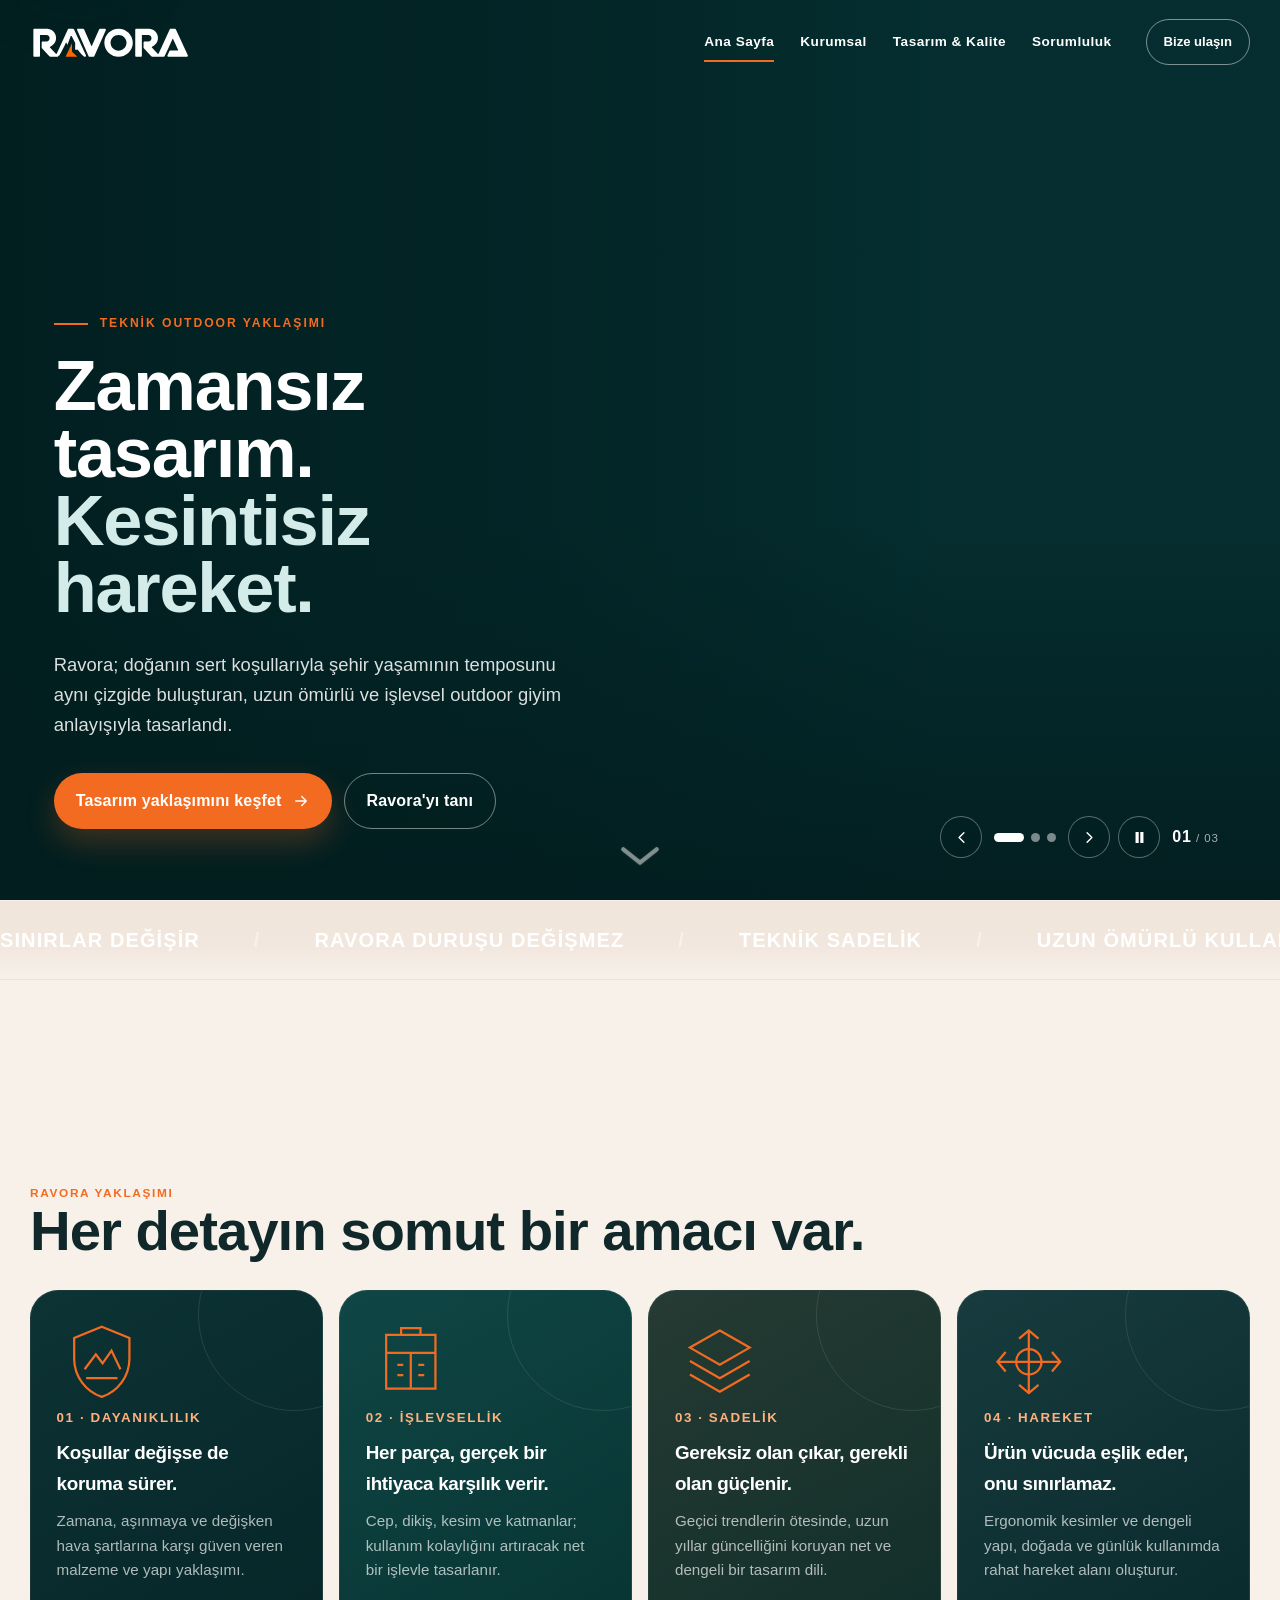
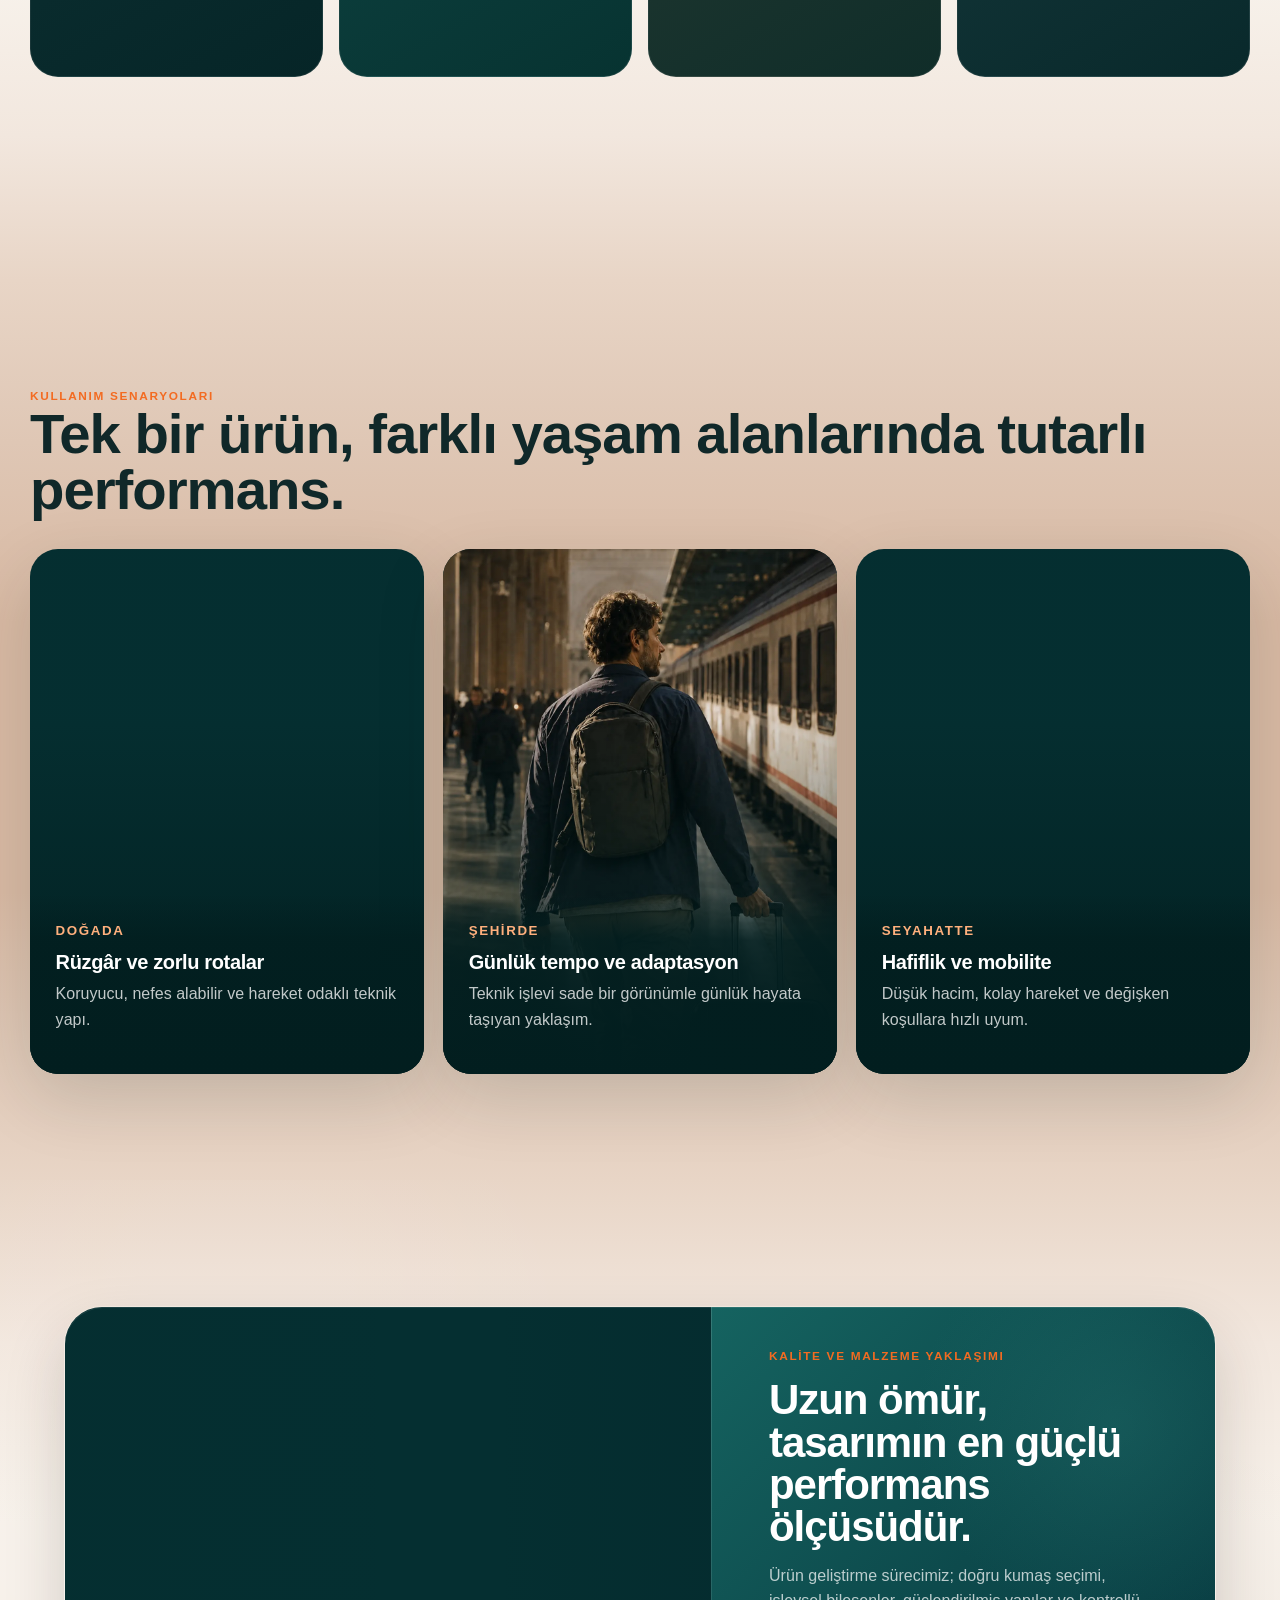
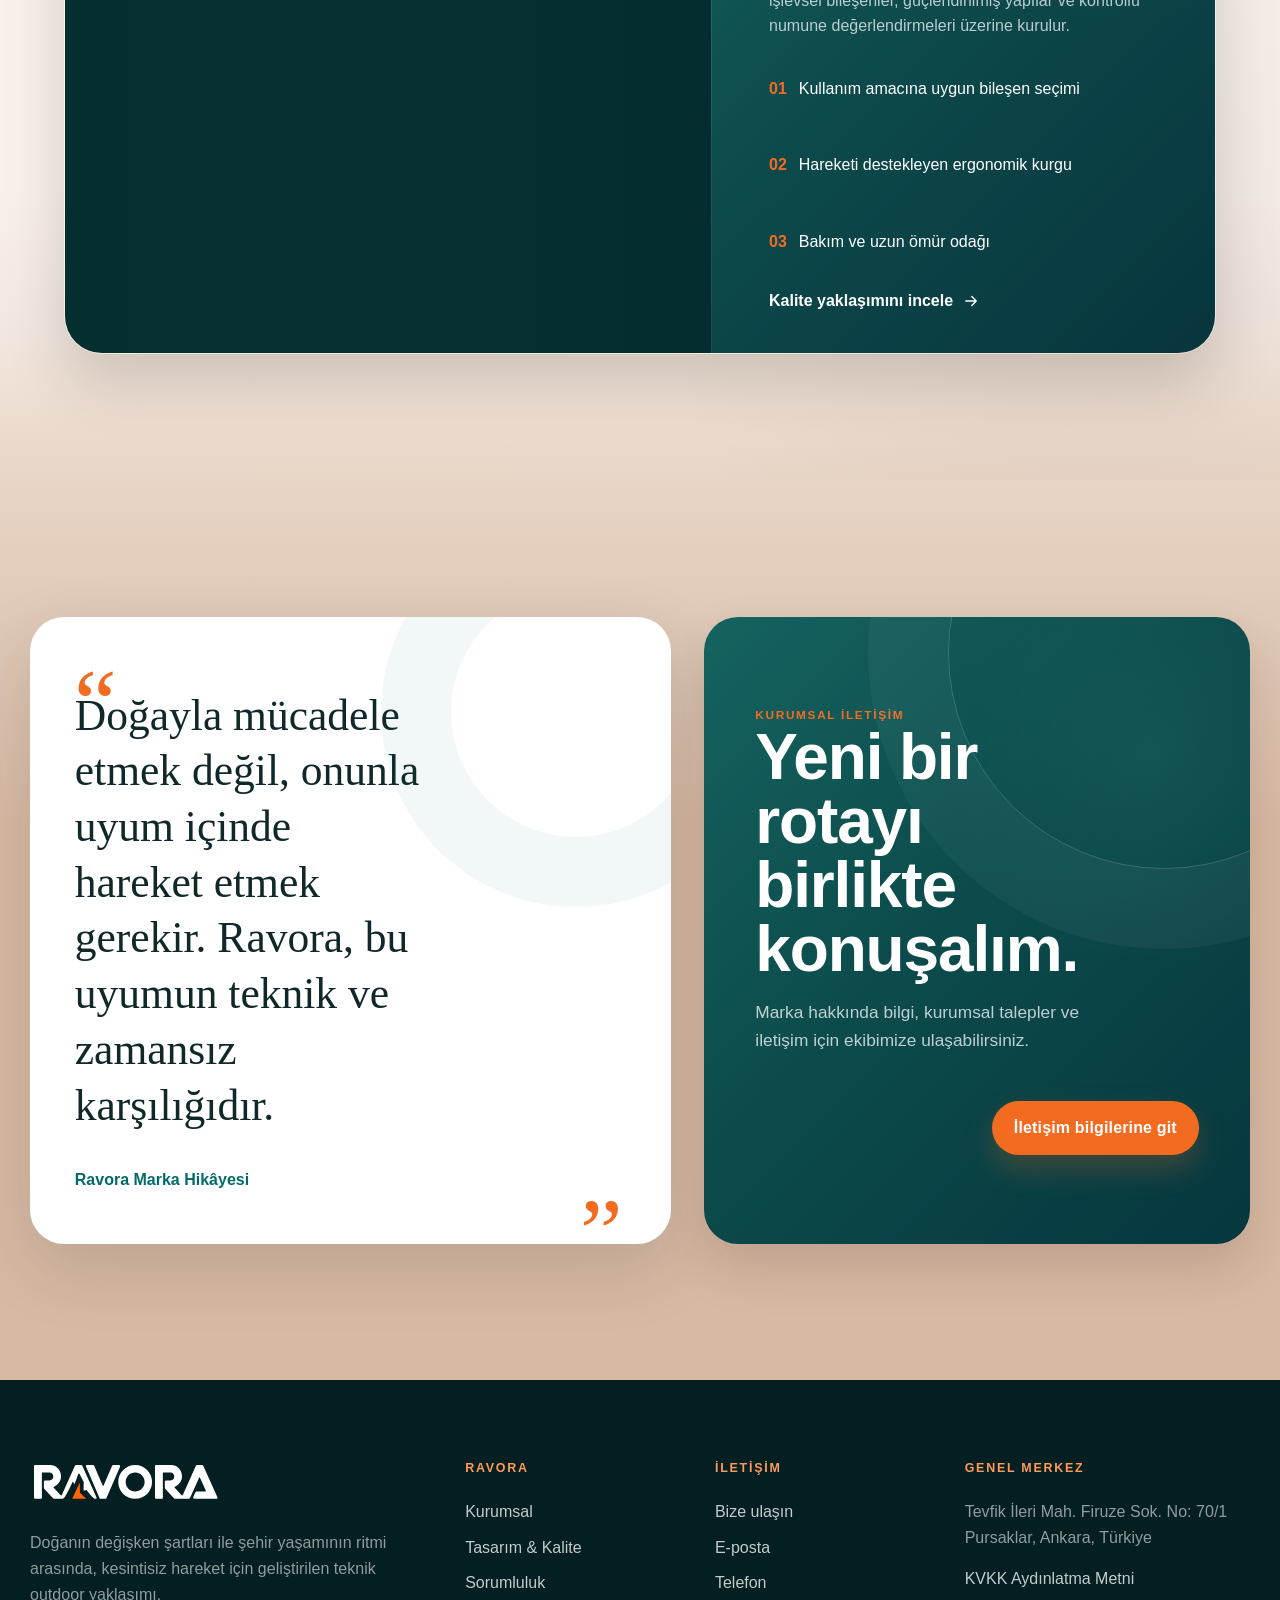
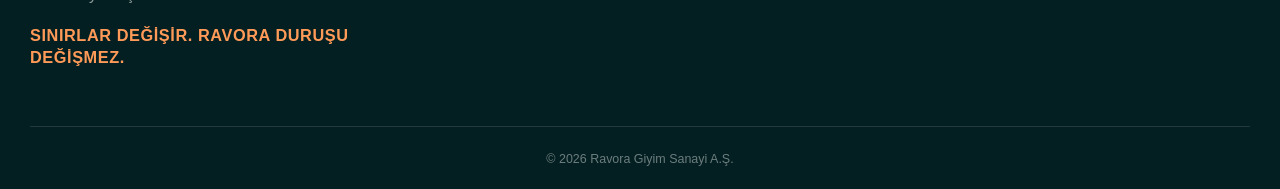
<file: index.html>
<!DOCTYPE html>

<html lang="tr"><head><meta charset="utf-8"/><meta content="width=device-width,initial-scale=1" name="viewport"/><meta content="Ana Sayfa — Ravora teknik outdoor giyim markası." name="description"/><title>Ana Sayfa | Ravora</title><link href="assets/brand/favicon.png" rel="icon"/><link href="assets/css/style.css" rel="stylesheet"/>
<style>
:root {
  --bg-body: #f3ece4;
  --bg-marquee: linear-gradient(180deg, #efe5da 0%, #e6d7c8 100%);
  --light-section: #f7f1ea;
  --transition-tone: #e8d5c6;
  --dark-section: #d8b9a3;
  --bg-split: linear-gradient(135deg, #63483c 0%, #856556 45%, #af907d 100%);
  --bg-quote: linear-gradient(180deg, #e8d9cb 0%, #d7bfad 100%);
  --bg-callout: linear-gradient(180deg, #f6f1eb 0%, #eadbce 100%);
}
body.module-scroll-page { background: var(--bg-body); }
main > .marquee {
  background: var(--bg-marquee);
  box-shadow: inset 0 1px rgba(255,255,255,.4), inset 0 -1px rgba(91,68,58,.08);
}


main > .section.surface-white.viewport-module:nth-of-type(3) {
  background: linear-gradient(
    180deg,
    var(--light-section) 0%,
    var(--light-section) 68%,
    #f2e7de 84%,
    var(--transition-tone) 100%
  );
}


main > .section.viewport-module:nth-of-type(4) {
  background: linear-gradient(
    180deg,
    var(--transition-tone) 0%,
    #dfc7b5 18%,
    var(--dark-section) 38%,
    var(--dark-section) 68%,
    #dfc7b5 84%,
    var(--transition-tone) 100%
  );
}

main > .split-section.viewport-module { background: var(--bg-split); }
main > .section.surface-sand.viewport-module { background: var(--bg-quote); }
main > .section.surface-white.viewport-module:last-of-type { background: var(--bg-callout); }
main > section:not(.hero-home) { position: relative; }
main > section > * { position: relative; z-index: 1; }



main > .split-section.viewport-module {
  width: 100%;
  height: calc(100svh - 82px);
  min-height: 760px;
  margin: 0;
  padding: 0;
  box-sizing: border-box;
  position: relative;
  background: linear-gradient(
    180deg,
    var(--transition-tone) 0%,
    #f2e7de 18%,
    var(--light-section) 36%,
    var(--light-section) 68%,
    #f2e7de 84%,
    var(--transition-tone) 100%
  );
  overflow: hidden;
}
main > .split-section.viewport-module::before {
  content: "";
  position: absolute;
  inset: 0;
  pointer-events: none;
  background:
    radial-gradient(circle at 18% 24%, rgba(255,255,255,.11) 0%, rgba(255,255,255,0) 30%),
    radial-gradient(circle at 86% 76%, rgba(112,79,64,.07) 0%, rgba(112,79,64,0) 34%);
  z-index: 0;
}
main > .split-section.viewport-module .split-section-card {
  position: absolute;
  z-index: 1;
  left: 50%;
  top: 50%;
  transform: translate(-50%, -50%);
  width: min(90vw, 1680px);
  height: clamp(640px, 72vh, 790px);
  margin: 0;
  display: grid;
  grid-template-columns: minmax(460px, .86fr) minmax(720px, 1.34fr);
  align-items: stretch;
  border-radius: 38px;
  overflow: hidden;
  background: transparent;
  border: 1px solid rgba(255,255,255,.14);
  box-shadow: 0 28px 60px rgba(47,33,26,.18);
  isolation: isolate;
}
main > .split-section.viewport-module .split-section-card::after {
  content: "";
  position: absolute;
  inset: 0;
  z-index: 3;
  pointer-events: none;
  border-radius: inherit;
  box-shadow: inset 0 1px rgba(255,255,255,.10);
}
main > .split-section.viewport-module .split-section-media,
main > .split-section.viewport-module .split-section-content {
  min-width: 0;
  height: 100%;
  position: relative;
  z-index: 1;
  border-radius: 0;
}
main > .split-section.viewport-module .split-section-media {
  overflow: hidden;
}
main > .split-section.viewport-module .split-section-media::after {
  content: "";
  position: absolute;
  inset: 0;
  background: linear-gradient(
    90deg,
    rgba(5,32,39,.04) 0%,
    rgba(5,32,39,0) 66%,
    rgba(5,32,39,.16) 100%
  );
  pointer-events: none;
}
main > .split-section.viewport-module .split-section-media .media-picture,
main > .split-section.viewport-module .split-section-media img {
  display: block;
  width: 100%;
  height: 100%;
}
main > .split-section.viewport-module .split-section-media img {
  object-fit: cover;
}
main > .split-section.viewport-module .split-section-content {
  background:
    radial-gradient(circle at 80% 18%, rgba(39,120,115,.32) 0%, rgba(39,120,115,0) 30%),
    linear-gradient(135deg, #156360 0%, #0d4a4c 44%, #07353d 100%);
  padding: clamp(48px, 4.4vw, 70px) clamp(58px, 4.4vw, 84px);
  display: flex;
  flex-direction: column;
  align-items: flex-start;
  justify-content: center;
  gap: clamp(13px, 1.45vh, 19px);
  overflow: hidden;
}
main > .split-section.viewport-module .split-section-content::before {
  content: "";
  position: absolute;
  left: 0;
  top: 0;
  bottom: 0;
  width: 1px;
  background: linear-gradient(180deg, rgba(255,255,255,.14), rgba(255,255,255,.05));
}
main > .split-section.viewport-module .split-section-content .kicker {
  width: 100%;
  margin: 0;
}
main > .split-section.viewport-module .split-section-content h2 {
  width: 100%;
  max-width: 18ch;
  margin: 0;
  font-size: clamp(42px, 2.75vw, 56px);
  line-height: 1.01;
  letter-spacing: -.025em;
}
main > .split-section.viewport-module .split-section-content p {
  width: 100%;
  max-width: 52ch;
  margin: 2px 0 4px;
  font-size: clamp(16px, 1.05vw, 18px);
  line-height: 1.55;
}
main > .split-section.viewport-module .detail-list {
  width: 100%;
  max-width: 52ch;
  margin: 4px 0 0;
}
main > .split-section.viewport-module .detail-item {
  min-height: 30px;
  align-items: center;
}
main > .split-section.viewport-module .detail-item + .detail-item {
  margin-top: clamp(5px, .7vh, 9px);
}
main > .split-section.viewport-module .text-link {
  margin-top: 4px;
}


main > .combined-quote-callout.viewport-module {
  background: linear-gradient(
    180deg,
    var(--transition-tone) 0%,
    #dfc7b5 18%,
    var(--dark-section) 38%,
    var(--dark-section) 100%
  );
  padding: clamp(46px, 4.8vw, 84px) 0;
}
main > .combined-quote-callout.viewport-module .combined-quote-callout-grid {
  display: grid;
  grid-template-columns: minmax(0, 1.08fr) minmax(0, .92fr);
  gap: clamp(26px, 2.6vw, 42px);
  align-items: stretch;
}
main > .combined-quote-callout.viewport-module .quote-card,
main > .combined-quote-callout.viewport-module .callout {
  margin: 0;
  height: 100%;
  min-height: clamp(360px, 58vh, 500px);
}
main > .combined-quote-callout.viewport-module .quote-card {
  display: flex;
  flex-direction: column;
  justify-content: center;
  padding: clamp(42px, 4vw, 70px) clamp(36px, 3.5vw, 60px);
}
main > .combined-quote-callout.viewport-module .quote-card blockquote {
  max-width: 16ch;
}
main > .combined-quote-callout.viewport-module .callout {
  display: grid;
  grid-template-columns: minmax(0, 1fr);
  align-content: center;
  gap: 28px;
  padding: clamp(42px, 4vw, 68px);
  border-radius: 34px;
  background:
    radial-gradient(circle at 82% 22%, rgba(38, 112, 109, .28) 0%, rgba(38,112,109,0) 32%),
    linear-gradient(135deg, #156360 0%, #0c4b4c 46%, #06373e 100%);
  box-shadow: 0 24px 50px rgba(40, 28, 22, .15);
}
main > .combined-quote-callout.viewport-module .callout h2 {
  max-width: 8ch;
  margin-bottom: 18px;
}
main > .combined-quote-callout.viewport-module .callout p {
  max-width: 38ch;
}
main > .combined-quote-callout.viewport-module .callout-action {
  align-self: start;
}

@media (max-width: 1180px) {
  main > .split-section.viewport-module {
    height: auto;
    min-height: 100svh;
    padding: 46px 22px;
  }
  main > .split-section.viewport-module .split-section-card {
    position: relative;
    left: auto;
    top: auto;
    transform: none;
    width: min(100%, 1480px);
    height: auto;
    min-height: 0;
    margin: 0 auto;
    grid-template-columns: 1fr;
  }
  main > .split-section.viewport-module .split-section-media {
    min-height: 360px;
  }
  main > .split-section.viewport-module .split-section-content {
    padding: 42px 36px 46px;
    align-items: flex-start;
    overflow: visible;
  }
  main > .split-section.viewport-module .split-section-content h2,
  main > .split-section.viewport-module .split-section-content p,
  main > .split-section.viewport-module .detail-list {
    max-width: none;
  }
  main > .split-section.viewport-module .split-section-content::before {
    left: 0;
    right: 0;
    top: 0;
    bottom: auto;
    width: auto;
    height: 1px;
  }
  main > .combined-quote-callout.viewport-module .combined-quote-callout-grid {
    grid-template-columns: 1fr;
  }
  main > .combined-quote-callout.viewport-module .callout h2,
  main > .combined-quote-callout.viewport-module .quote-card blockquote {
    max-width: none;
  }
}



:root {

  --rv-light: #f7f1ea;
  --rv-light-soft: #f2e7de;
  --rv-transition: #e8d5c6;
  --rv-dark-soft: #dfc7b5;
  --rv-dark: #d8b9a3;
}


main > .marquee {
  background: linear-gradient(
    180deg,
    #efe5da 0%,
    var(--rv-light-soft) 58%,
    var(--rv-light) 100%
  ) !important;
}


main > .section.surface-white.viewport-module:nth-of-type(3) {
  background: linear-gradient(
    180deg,
    var(--rv-light) 0%,
    var(--rv-light) 68%,
    var(--rv-light-soft) 84%,
    var(--rv-transition) 100%
  ) !important;
}


main > .section.viewport-module:nth-of-type(4) {
  background: linear-gradient(
    180deg,
    var(--rv-transition) 0%,
    var(--rv-dark-soft) 18%,
    var(--rv-dark) 38%,
    var(--rv-dark) 68%,
    var(--rv-dark-soft) 84%,
    var(--rv-transition) 100%
  ) !important;
}


main > .split-section.viewport-module {
  background: linear-gradient(
    180deg,
    var(--rv-transition) 0%,
    var(--rv-light-soft) 18%,
    var(--rv-light) 38%,
    var(--rv-light) 68%,
    var(--rv-light-soft) 84%,
    var(--rv-transition) 100%
  ) !important;
}


main > .combined-quote-callout.viewport-module {
  background: linear-gradient(
    180deg,
    var(--rv-transition) 0%,
    var(--rv-dark-soft) 18%,
    var(--rv-dark) 38%,
    var(--rv-dark) 100%
  ) !important;
}

</style>

<style id="rv-hero-navigation-enhancements">

:root {
  --rv-hero-side-space: clamp(48px, 4.2vw, 82px);
  --rv-hero-top-space: clamp(190px, 27.7svh, 230px);
}

.rv-standard-hero {
  position: relative !important;
  isolation: isolate;
}

.rv-standard-hero .rv-hero-copy {
  z-index: 4 !important;
  box-sizing: border-box !important;
  display: flex !important;
  flex-direction: column !important;
  align-items: flex-start !important;
  justify-content: flex-start !important;
}

.rv-standard-hero .rv-hero-copy .breadcrumb {
  display: none !important;
}

.rv-standard-hero .rv-hero-copy .eyebrow {
  margin: 0 !important;
}

.rv-standard-hero .rv-hero-copy h1 {
  width: 100% !important;
  max-width: 740px !important;
  margin: 18px 0 28px !important;
  font-size: clamp(3rem, 5.5vw, 5.8rem) !important;
  line-height: .96 !important;
  letter-spacing: -.018em !important;
}

.rv-standard-hero .rv-hero-copy p {
  width: 100% !important;
  max-width: 620px !important;
  margin: 0 !important;
  font-size: 1.15rem !important;
  line-height: 1.62 !important;
}

.rv-standard-hero .rv-hero-copy .hero-actions {
  margin-top: 34px !important;
}


.page-light-header .legal-hero.rv-standard-hero,
.page-light-header .legal-hero.rv-standard-hero .rv-hero-copy h1 {
  color: #102829 !important;
}

.page-light-header .legal-hero.rv-standard-hero .rv-hero-copy p {
  color: rgba(16, 40, 41, .72) !important;
}


@media (min-width:1180px) {
  .rv-standard-hero .rv-hero-copy {
    width: 50vw !important;
    max-width: none !important;
    margin: 0 !important;
    padding-right: var(--rv-hero-side-space) !important;
    padding-bottom: 40px !important;
    padding-left: var(--rv-hero-side-space) !important;
    overflow: visible !important;
    transform: none !important;
  }

  .split-hero.rv-standard-hero .rv-hero-copy,
  .split-hero-dark.rv-standard-hero .rv-hero-copy {
    position: relative !important;
    top: auto !important;
    left: auto !important;
    height: 100% !important;
    padding-top: var(--rv-hero-top-space) !important;
  }

  .hero-home.rv-standard-hero .rv-hero-copy,
  .image-hero.rv-standard-hero .rv-hero-copy,
  .image-hero-contact.rv-standard-hero .rv-hero-copy,
  .legal-hero.rv-standard-hero .rv-hero-copy {
    position: absolute !important;
    top: 84px !important;
    right: auto !important;
    bottom: 0 !important;
    left: 0 !important;
    height: auto !important;
    padding-top: var(--rv-hero-top-space) !important;
  }
}


@media (min-width:768px) and (max-width:1179px) {
  .rv-standard-hero .rv-hero-copy {
    position: absolute !important;
    top: calc(50% + 36px) !important;
    right: auto !important;
    bottom: auto !important;
    left: 5vw !important;
    width: min(620px, 64vw) !important;
    max-width: none !important;
    height: auto !important;
    max-height: calc(100svh - 120px) !important;
    margin: 0 !important;
    padding: clamp(30px, 4.5vw, 54px) !important;
    overflow: hidden !important;
    transform: translateY(-50%) !important;
  }

  .rv-standard-hero .rv-hero-copy h1 {
    margin: 14px 0 22px !important;
    font-size: clamp(2.8rem, 6.5vw, 4.6rem) !important;
  }

  .rv-standard-hero .rv-hero-copy p {
    font-size: 1.05rem !important;
  }
}


@media (max-width:767px) {
  .rv-standard-hero .rv-hero-copy {
    position: absolute !important;
    top: calc(50% + 34px) !important;
    right: auto !important;
    bottom: auto !important;
    left: 15px !important;
    width: calc(100% - 30px) !important;
    max-width: none !important;
    height: auto !important;
    max-height: calc(100svh - 110px) !important;
    margin: 0 !important;
    padding: clamp(22px, 6vw, 30px) !important;
    overflow: hidden !important;
    transform: translateY(-50%) !important;
  }

  .rv-standard-hero .rv-hero-copy h1 {
    margin: 12px 0 18px !important;
    font-size: clamp(2.65rem, 12vw, 3.65rem) !important;
  }

  .rv-standard-hero .rv-hero-copy p {
    font-size: .95rem !important;
    line-height: 1.5 !important;
  }

  .rv-standard-hero .rv-hero-copy .hero-actions {
    margin-top: 22px !important;
  }
}


@media (min-width:1180px) and (max-height: 850px) {
  .rv-standard-hero .rv-hero-copy h1 {
    margin: 12px 0 18px !important;
    font-size: clamp(2.7rem, 4.8vw, 4.8rem) !important;
  }

  .rv-standard-hero .rv-hero-copy p {
    font-size: 1rem !important;
  }

  .rv-standard-hero .rv-hero-copy .hero-actions {
    margin-top: 24px !important;
  }
}


.rv-scroll-cue {
  position: fixed;
  z-index: 1400;
  left: 50%;
  bottom: clamp(18px, 3svh, 32px);
  display: flex;
  align-items: center;
  justify-content: center;
  width: 96px;
  height: 34px;
  padding: 0;
  border: 0;
  background: transparent;
  color: rgba(229, 236, 236, .5);
  transform: translateX(-50%);
  cursor: pointer;
  opacity: 1;
  transition: color .22s ease, transform .22s ease, opacity .22s ease;
}

.rv-scroll-cue svg {
  width: 72px;
  height: 20px;
  overflow: visible;
  filter: drop-shadow(0 1px 1px rgba(0, 0, 0, .34)) drop-shadow(0 0 1px rgba(255, 255, 255, .24));
  animation: rvCueBlink 1.8s ease-in-out infinite;
  transition: transform .22s ease;
}

.rv-scroll-cue.is-last svg {
  transform: rotate(180deg);
}

.rv-scroll-cue:hover,
.rv-scroll-cue:focus-visible {
  color: rgba(245, 248, 248, .72);
  transform: translateX(-50%) translateY(-2px);
  outline: none;
}

@keyframes rvCueBlink {
  0%, 100% { opacity: .34; }
  50% { opacity: 1; }
}


.rv-back-to-top {
  display: none !important;
}

body.nav-open .rv-scroll-cue {
  opacity: 0 !important;
  visibility: hidden !important;
  pointer-events: none !important;
}

@media (max-width:767px) {
  .rv-scroll-cue {
    width: 84px;
    height: 30px;
    bottom: 16px;
  }

  .rv-scroll-cue svg {
    width: 64px;
    height: 18px;
  }
}

@media (prefers-reduced-motion: reduce) {
  .rv-scroll-cue svg {
    animation: none !important;
  }

  .rv-scroll-cue,
  .rv-scroll-cue svg {
    transition-duration: .01ms !important;
  }
}
</style>
</head><body class="module-scroll-page"><a class="skip-link" href="#main-content">İçeriğe geç</a>
<header aria-label="Site üst alanı" class="header">
<div class="container header-container">
<a aria-label="Ravora ana sayfa" class="header-brand" href="index.html">
<img alt="" class="brand-logo brand-logo-light" src="assets/brand/ravora-logo-white.svg"/>
<img alt="" class="brand-logo brand-logo-color" src="assets/brand/ravora-logo.svg"/>
</a>
<nav aria-label="Ana menü" class="navigation-desktop"><a class="navigation-link active" href="index.html">Ana Sayfa</a><a class="navigation-link" href="kurumsal.html">Kurumsal</a><a class="navigation-link" href="tasarim-kalite.html">Tasarım &amp; Kalite</a><a class="navigation-link" href="sorumluluk.html">Sorumluluk</a></nav>
<a class="header-action" href="iletisim.html">Bize ulaşın</a>
<button aria-expanded="false" aria-label="Menüyü aç" class="navigation-toggle" type="button"><svg fill="none" stroke="currentColor" stroke-linecap="round" stroke-width="1.8" viewbox="0 0 24 24"><path d="M4 7h16M4 12h16M4 17h16"></path></svg></button>
</div>
</header><div aria-hidden="true" class="navigation-mobile"><div class="navigation-panel"><div class="navigation-header"><img alt="" src="assets/brand/ravora-logo.svg"/><button aria-label="Menüyü kapat" class="navigation-close" type="button"><svg fill="none" stroke="currentColor" stroke-linecap="round" stroke-width="1.8" viewbox="0 0 24 24"><path d="m6 6 12 12M18 6 6 18"></path></svg></button></div><nav aria-label="Mobil menü"><a class="navigation-link active" href="index.html">Ana Sayfa</a><a class="navigation-link" href="kurumsal.html">Kurumsal</a><a class="navigation-link" href="tasarim-kalite.html">Tasarım &amp; Kalite</a><a class="navigation-link" href="sorumluluk.html">Sorumluluk</a><a class="navigation-link" href="iletisim.html">İletişim</a></nav><div class="navigation-contact"><a href="mailto:ravora@ravoragiyim.com">ravora@ravoragiyim.com</a><a href="tel:+905071684352">+90 (507) 168 43 52</a></div></div></div><main id="main-content">
<section aria-label="Ravora öne çıkanlar" aria-roledescription="carousel" class="hero-home hero-slider viewport-module rv-standard-hero" data-hero-slider tabindex="0">
<div aria-live="off" class="hero-slides">
<article aria-hidden="false" aria-label="1 / 3" aria-roledescription="slide" class="hero-slide is-active" data-hero-slide>
<picture class="media-picture"><source media="(max-width:767px)" srcset="assets/img/anasayfa_hero_image001_1080x1920_m_s1.webp"/><source media="(max-width:1179px)" srcset="assets/img/anasayfa_hero_image001_1200x1200_t_s1.webp"/><img alt="" decoding="async" fetchpriority="high" height="1080" src="assets/img/anasayfa_hero_image001_1920x1080_d_s1.webp" width="1920"/></picture>
<div class="container hero-home-content hero-home-content-aligned rv-hero-copy"><div class="eyebrow">Teknik outdoor yaklaşımı</div><h1>Zamansız tasarım.<span>Kesintisiz hareket.</span></h1><p class="hero-description">Ravora; doğanın sert koşullarıyla şehir yaşamının temposunu aynı çizgide buluşturan, uzun ömürlü ve işlevsel outdoor giyim anlayışıyla tasarlandı.</p><div class="hero-actions"><a class="button button-primary" href="tasarim-kalite.html">Tasarım yaklaşımını keşfet <svg aria-hidden="true" fill="none" stroke="currentColor" stroke-linecap="round" stroke-linejoin="round" stroke-width="1.8" viewbox="0 0 24 24"><path d="M5 12h14M13 6l6 6-6 6"></path></svg></a><a class="button button-outline" href="kurumsal.html" style="border-color:rgba(255,255,255,.45);color:#fff">Ravora'yı tanı</a></div></div>
</article>
<article aria-hidden="true" aria-label="2 / 3" aria-roledescription="slide" class="hero-slide" data-hero-slide inert>
<picture class="media-picture"><source media="(max-width:767px)" srcset="assets/img/anasayfa_hero_image001_1080x1920_m_s2.webp"/><source media="(max-width:1179px)" srcset="assets/img/anasayfa_hero_image001_1200x1200_t_s2.webp"/><img alt="" decoding="async" height="1080" src="assets/img/anasayfa_hero_image001_1920x1080_d_s2.webp" width="1920"/></picture>
<div class="container hero-home-content hero-home-content-aligned rv-hero-copy"><div class="eyebrow">Ravora 1. şube</div><h1>İlk şubemiz açıldı.<span>Ravora şimdi daha yakın.</span></h1><p class="hero-description">Teknik outdoor dünyamızı yakından deneyimleyebileceğiniz ilk Ravora şubesi kapılarını açtı. Yeni rotamızda sizi de bekliyoruz.</p><div class="hero-actions"><a class="button button-primary" href="iletisim.html">Şube bilgilerini görüntüle <svg aria-hidden="true" fill="none" stroke="currentColor" stroke-linecap="round" stroke-linejoin="round" stroke-width="1.8" viewbox="0 0 24 24"><path d="M5 12h14M13 6l6 6-6 6"></path></svg></a><a class="button button-outline" href="kurumsal.html" style="border-color:rgba(255,255,255,.45);color:#fff">Ravora'yı tanı</a></div></div>
</article>
<article aria-hidden="true" aria-label="3 / 3" aria-roledescription="slide" class="hero-slide" data-hero-slide inert>
<picture class="media-picture"><source media="(max-width:767px)" srcset="assets/img/anasayfa_hero_image001_1080x1920_m_s3.webp"/><source media="(max-width:1179px)" srcset="assets/img/anasayfa_hero_image001_1200x1200_t_s3.webp"/><img alt="" decoding="async" height="1080" src="assets/img/anasayfa_hero_image001_1920x1080_d_s3.webp" width="1920"/></picture>
<div class="container hero-home-content hero-home-content-aligned rv-hero-copy"><div class="eyebrow">Lansmana özel fırsatlar</div><h1>İlk adımı birlikte atıyoruz.<span>Lansmana özel indirimler.</span></h1><p class="hero-description">Ravora'nın açılış dönemine özel avantajlarını mağazamızda keşfedin. Seçili fırsatlar sınırlı süre boyunca sizi bekliyor.</p><div class="hero-actions"><a class="button button-primary" href="iletisim.html">Fırsatları mağazada keşfet <svg aria-hidden="true" fill="none" stroke="currentColor" stroke-linecap="round" stroke-linejoin="round" stroke-width="1.8" viewbox="0 0 24 24"><path d="M5 12h14M13 6l6 6-6 6"></path></svg></a><a class="button button-outline" href="iletisim.html" style="border-color:rgba(255,255,255,.45);color:#fff">Bize ulaşın</a></div></div>
</article>
</div>
<div aria-label="Slider kontrolleri" class="hero-slider-controls">
<button aria-label="Önceki slayt" class="hero-slider-arrow" data-hero-prev type="button"><svg aria-hidden="true" fill="none" stroke="currentColor" stroke-linecap="round" stroke-linejoin="round" stroke-width="1.8" viewbox="0 0 24 24"><path d="m15 18-6-6 6-6"></path></svg></button>
<div aria-label="Slayt seçimi" class="hero-slider-dots" role="group"><button aria-current="true" aria-label="1. slayta geç" class="is-active" data-hero-dot="0" type="button"></button><button aria-label="2. slayta geç" data-hero-dot="1" type="button"></button><button aria-label="3. slayta geç" data-hero-dot="2" type="button"></button></div>
<button aria-label="Sonraki slayt" class="hero-slider-arrow" data-hero-next type="button"><svg aria-hidden="true" fill="none" stroke="currentColor" stroke-linecap="round" stroke-linejoin="round" stroke-width="1.8" viewbox="0 0 24 24"><path d="m9 18 6-6-6-6"></path></svg></button>
<button aria-label="Otomatik geçişi duraklat" aria-pressed="false" class="hero-slider-toggle" data-hero-toggle type="button"><svg aria-hidden="true" class="hero-slider-icon-pause" fill="currentColor" viewbox="0 0 24 24"><path d="M7 5h4v14H7zM13 5h4v14h-4z"></path></svg><svg aria-hidden="true" class="hero-slider-icon-play" fill="currentColor" viewbox="0 0 24 24"><path d="m8 5 11 7-11 7z"></path></svg></button>
<span aria-atomic="true" aria-live="polite" class="hero-slider-status"><b data-hero-current>01</b><span>/ 03</span></span>
</div>
<button aria-label="Sonraki bölüme geç" class="rv-scroll-cue" title="Aşağı kaydır" type="button"><svg aria-hidden="true" fill="none" stroke="currentColor" stroke-linecap="round" stroke-linejoin="round" stroke-width="2.6" viewBox="0 0 24 12"><path d="M2 2l10 8 10-8"></path></svg></button>
</section>
<section aria-label="Marka duruşu" class="marquee"><div class="marquee-track"><span>Sınırlar değişir</span><span>Ravora duruşu değişmez</span><span>Teknik sadelik</span><span>Uzun ömürlü kullanım</span><span>Sınırlar değişir</span><span>Ravora duruşu değişmez</span><span>Teknik sadelik</span><span>Uzun ömürlü kullanım</span></div></section>
<section class="section surface-white viewport-module"><div class="container"><div class="section-header reveal section-header-full"><div><div class="kicker">Ravora yaklaşımı</div><h2 class="section-title">Her detayın somut bir amacı var.</h2></div></div>
<div class="feature-grid">
<article class="feature-card reveal"><div class="feature-icon"><svg fill="none" stroke="currentColor" stroke-width="3" viewbox="0 0 120 120"><path d="M60 13 97 28v28c0 24-16 44-37 51-21-7-37-27-37-51V28l37-15Z"></path><path d="m37 70 15-20 9 12 12-17 12 25"></path><path d="M39 82h42"></path></svg></div><small>01 · DAYANIKLILIK</small><h3>Koşullar değişse de koruma sürer.</h3><p>Zamana, aşınmaya ve değişken hava şartlarına karşı güven veren malzeme ve yapı yaklaşımı.</p></article>
<article class="feature-card reveal delay-1"><div class="feature-icon"><svg fill="none" stroke="currentColor" stroke-width="3" viewbox="0 0 120 120"><path d="M27 24h66v72H27z"></path><path d="M27 48h66M60 48v48M42 64h8M70 64h8M42 78h8M70 78h8"></path><path d="M47 24v-9h26v9"></path></svg></div><small>02 · İŞLEVSELLİK</small><h3>Her parça, gerçek bir ihtiyaca karşılık verir.</h3><p>Cep, dikiş, kesim ve katmanlar; kullanım kolaylığını artıracak net bir işlevle tasarlanır.</p></article>
<article class="feature-card reveal delay-2"><div class="feature-icon"><svg fill="none" stroke="currentColor" stroke-width="3" viewbox="0 0 120 120"><path d="m60 18 40 23-40 23-40-23 40-23Z"></path><path d="m20 59 40 23 40-23M20 77l40 23 40-23"></path></svg></div><small>03 · SADELİK</small><h3>Gereksiz olan çıkar, gerekli olan güçlenir.</h3><p>Geçici trendlerin ötesinde, uzun yıllar güncelliğini koruyan net ve dengeli bir tasarım dili.</p></article>
<article class="feature-card reveal delay-3"><div class="feature-icon"><svg fill="none" stroke="currentColor" stroke-width="3" viewbox="0 0 120 120"><path d="M18 60h84M60 18v84"></path><path d="m91 47 11 13-11 13M29 47 18 60l11 13M47 29l13-11 13 11M47 91l13 11 13-11"></path><circle cx="60" cy="60" r="17"></circle></svg></div><small>04 · HAREKET</small><h3>Ürün vücuda eşlik eder, onu sınırlamaz.</h3><p>Ergonomik kesimler ve dengeli yapı, doğada ve günlük kullanımda rahat hareket alanı oluşturur.</p></article>
</div></div></section>
<section class="section viewport-module"><div class="container"><div class="section-header reveal section-header-full"><div><div class="kicker">Kullanım senaryoları</div><h2 class="section-title">Tek bir ürün, farklı yaşam alanlarında tutarlı performans.</h2></div></div><div class="card-grid">
<article class="image-card reveal"><picture class="media-picture"><source media="(max-width:767px)" srcset="assets/img/anasayfa_cards_image001_720x960_m.webp"/><source media="(max-width:1179px)" srcset="assets/img/anasayfa_cards_image001_900x1200_t.webp"/><img alt="" decoding="async" height="1600" loading="lazy" src="assets/img/anasayfa_cards_image001_1200x1600_d.webp" width="1200"/></picture><div class="image-card-content"><small>Doğada</small><h3>Rüzgâr ve zorlu rotalar</h3><p>Koruyucu, nefes alabilir ve hareket odaklı teknik yapı.</p></div></article>
<article class="image-card reveal delay-1"><picture class="media-picture"><source media="(max-width:767px)" srcset="assets/img/anasayfa_cards_image002_720x960_m.webp"/><source media="(max-width:1179px)" srcset="assets/img/anasayfa_cards_image002_900x1200_t.webp"/><img alt="" decoding="async" height="1600" loading="lazy" src="assets/img/anasayfa_cards_image002_1200x1600_d.webp" width="1200"/></picture><div class="image-card-content"><small>Şehirde</small><h3>Günlük tempo ve adaptasyon</h3><p>Teknik işlevi sade bir görünümle günlük hayata taşıyan yaklaşım.</p></div></article>
<article class="image-card reveal delay-2"><picture class="media-picture"><source media="(max-width:767px)" srcset="assets/img/anasayfa_cards_image003_720x960_m.webp"/><source media="(max-width:1179px)" srcset="assets/img/anasayfa_cards_image003_900x1200_t.webp"/><img alt="" decoding="async" height="1600" loading="lazy" src="assets/img/anasayfa_cards_image003_1200x1600_d.webp" width="1200"/></picture><div class="image-card-content"><small>Seyahatte</small><h3>Hafiflik ve mobilite</h3><p>Düşük hacim, kolay hareket ve değişken koşullara hızlı uyum.</p></div></article>
</div></div></section>
<section class="split-section viewport-module"><div class="split-section-card"><div class="split-section-media"><picture class="media-picture"><source media="(max-width:767px)" srcset="assets/img/anasayfa_split_image001_1080x1350_m.webp"/><source media="(max-width:1179px)" srcset="assets/img/anasayfa_split_image001_1200x900_t.webp"/><img alt="" decoding="async" height="1200" loading="lazy" src="assets/img/anasayfa_split_image001_1200x1200_d.webp" width="1200"/></picture></div><div class="split-section-content"><div class="kicker">Kalite ve malzeme yaklaşımı</div><h2>Uzun ömür, tasarımın en güçlü performans ölçüsüdür.</h2><p>Ürün geliştirme sürecimiz; doğru kumaş seçimi, işlevsel bileşenler, güçlendirilmiş yapılar ve kontrollü numune değerlendirmeleri üzerine kurulur.</p><div class="detail-list"><div class="detail-item"><b>01</b><span>Kullanım amacına uygun bileşen seçimi</span></div><div class="detail-item"><b>02</b><span>Hareketi destekleyen ergonomik kurgu</span></div><div class="detail-item"><b>03</b><span>Bakım ve uzun ömür odağı</span></div></div><a class="text-link" href="tasarim-kalite.html" style="color:#fff">Kalite yaklaşımını incele <svg aria-hidden="true" fill="none" stroke="currentColor" stroke-linecap="round" stroke-linejoin="round" stroke-width="1.8" viewbox="0 0 24 24"><path d="M5 12h14M13 6l6 6-6 6"></path></svg></a></div></div></section>
<section class="section combined-quote-callout viewport-module"><div class="container combined-quote-callout-grid"><div class="quote-card reveal"><span class="quote-mark open">“</span><blockquote>Doğayla mücadele etmek değil, onunla uyum içinde hareket etmek gerekir. Ravora, bu uyumun teknik ve zamansız karşılığıdır.</blockquote><cite>Ravora Marka Hikâyesi</cite><span class="quote-mark close">“</span></div><div class="callout reveal"><div><div class="kicker">Kurumsal iletişim</div><h2>Yeni bir rotayı birlikte konuşalım.</h2><p>Marka hakkında bilgi, kurumsal talepler ve iletişim için ekibimize ulaşabilirsiniz.</p></div><div class="callout-action"><a class="button button-primary" href="iletisim.html">İletişim bilgilerine git</a></div></div></div></section>
</main><footer class="footer"><div class="container"><div class="footer-columns">
<div class="footer-intro"><img alt="" src="assets/brand/ravora-logo-white.svg"/><p>Doğanın değişken şartları ile şehir yaşamının ritmi arasında, kesintisiz hareket için geliştirilen teknik outdoor yaklaşımı.</p><div class="footer-tagline">SINIRLAR DEĞİŞİR. RAVORA DURUŞU DEĞİŞMEZ.</div></div>
<div><h3>Ravora</h3><a href="kurumsal.html">Kurumsal</a><a href="tasarim-kalite.html">Tasarım &amp; Kalite</a><a href="sorumluluk.html">Sorumluluk</a></div>
<div><h3>İletişim</h3><a href="iletisim.html">Bize ulaşın</a><a href="mailto:ravora@ravoragiyim.com">E-posta</a><a href="tel:+905071684352">Telefon</a></div>
<div class="footer-address"><h3>Genel merkez</h3><p>Tevfik İleri Mah. Firuze Sok. No: 70/1<br/>Pursaklar, Ankara, Türkiye</p><a href="kvkk.html">KVKK Aydınlatma Metni</a></div>
</div><div class="footer-bottom"><span>© 2026 Ravora Giyim Sanayi A.Ş.</span></div></div></footer>
<script src="assets/js/main.js"></script>

<script id="rv-page-navigation-enhancements">
(function () {
  "use strict";

  var cue = document.querySelector(".rv-scroll-cue");
  if (!cue) return;

  if (cue.parentNode !== document.body) {
    document.body.appendChild(cue);
  }

  var modules = Array.prototype.slice.call(document.querySelectorAll("main > .viewport-module"));
  if (!modules.length) return;

  var reduceMotion = window.matchMedia && window.matchMedia("(prefers-reduced-motion: reduce)").matches;
  var scrollBehavior = reduceMotion ? "auto" : "smooth";

  function elementTop(element) {
    var top = Math.round(element.getBoundingClientRect().top + window.pageYOffset);
    var shortViewport = window.matchMedia && window.matchMedia("(min-width:1180px) and (min-height:640px) and (max-height:850px)").matches;
    if (!shortViewport || !element.matches(".section.viewport-module, .split-section.viewport-module, .split-layout.viewport-module")) return top;
    var fixedHeader = document.querySelector(".header");
    var headerHeight = fixedHeader ? Math.round(fixedHeader.getBoundingClientRect().height) : 72;
    return Math.max(0, top - headerHeight);
  }

  function getActiveModuleIndex() {
    var viewportMid = window.innerHeight * 0.5;
    var bestIndex = 0;
    var bestDistance = Infinity;

    modules.forEach(function (module, index) {
      var rect = module.getBoundingClientRect();
      var moduleMid = rect.top + rect.height / 2;
      var distance = Math.abs(moduleMid - viewportMid);
      if (distance < bestDistance) {
        bestDistance = distance;
        bestIndex = index;
      }
    });

    return bestIndex;
  }

  function updateCueState() {
    var activeIndex = getActiveModuleIndex();
    var isLast = activeIndex === modules.length - 1;

    cue.classList.toggle("is-last", isLast);
    cue.setAttribute("aria-label", isLast ? "Sayfanın başına dön" : "Sonraki bölüme geç");
    cue.setAttribute("title", isLast ? "Yukarı çık" : "Aşağı kaydır");
  }

  cue.addEventListener("click", function () {
    var activeIndex = getActiveModuleIndex();

    if (activeIndex >= modules.length - 1) {
      window.scrollTo({ top: 0, behavior: scrollBehavior });
      return;
    }

    var next = modules[activeIndex + 1];
    if (!next) return;
    window.scrollTo({ top: elementTop(next), behavior: scrollBehavior });
  });

  window.addEventListener("scroll", updateCueState, { passive: true });
  window.addEventListener("resize", updateCueState);
  updateCueState();
}());
</script>
</body></html>
</file>
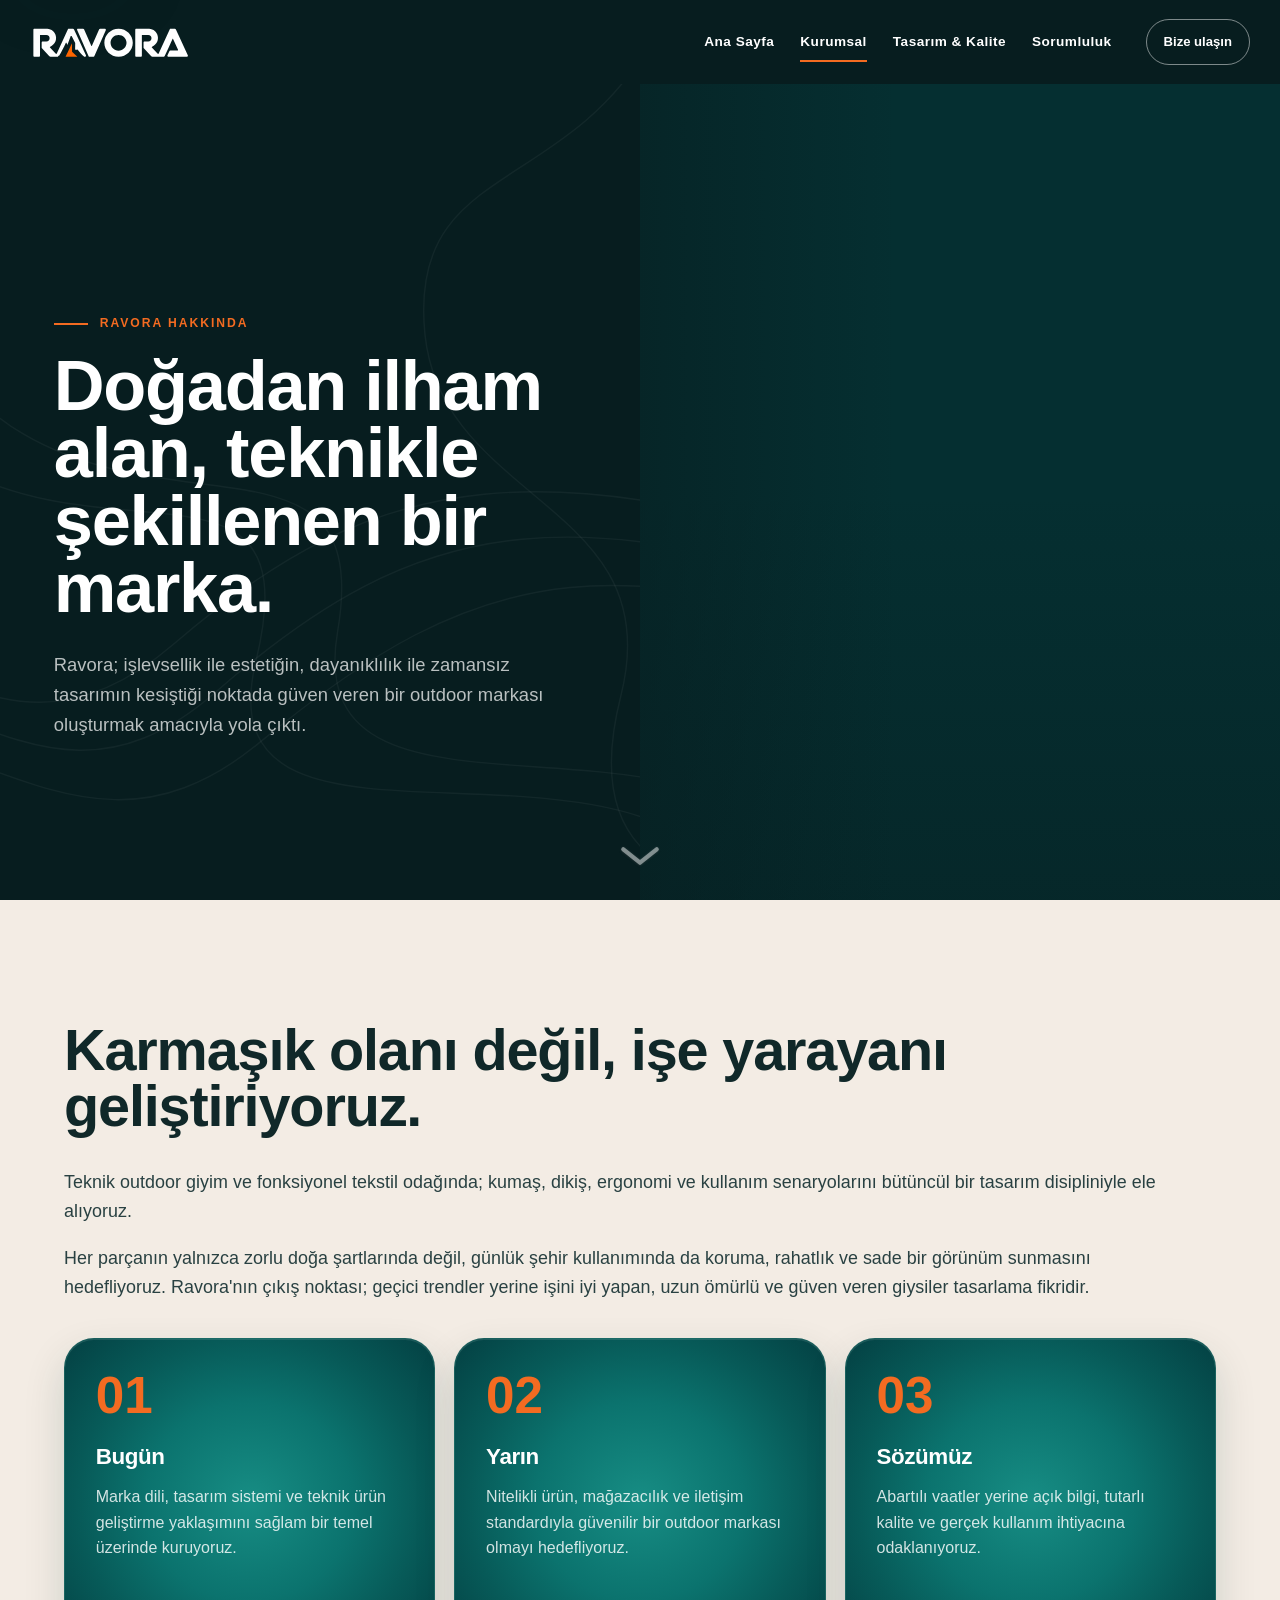
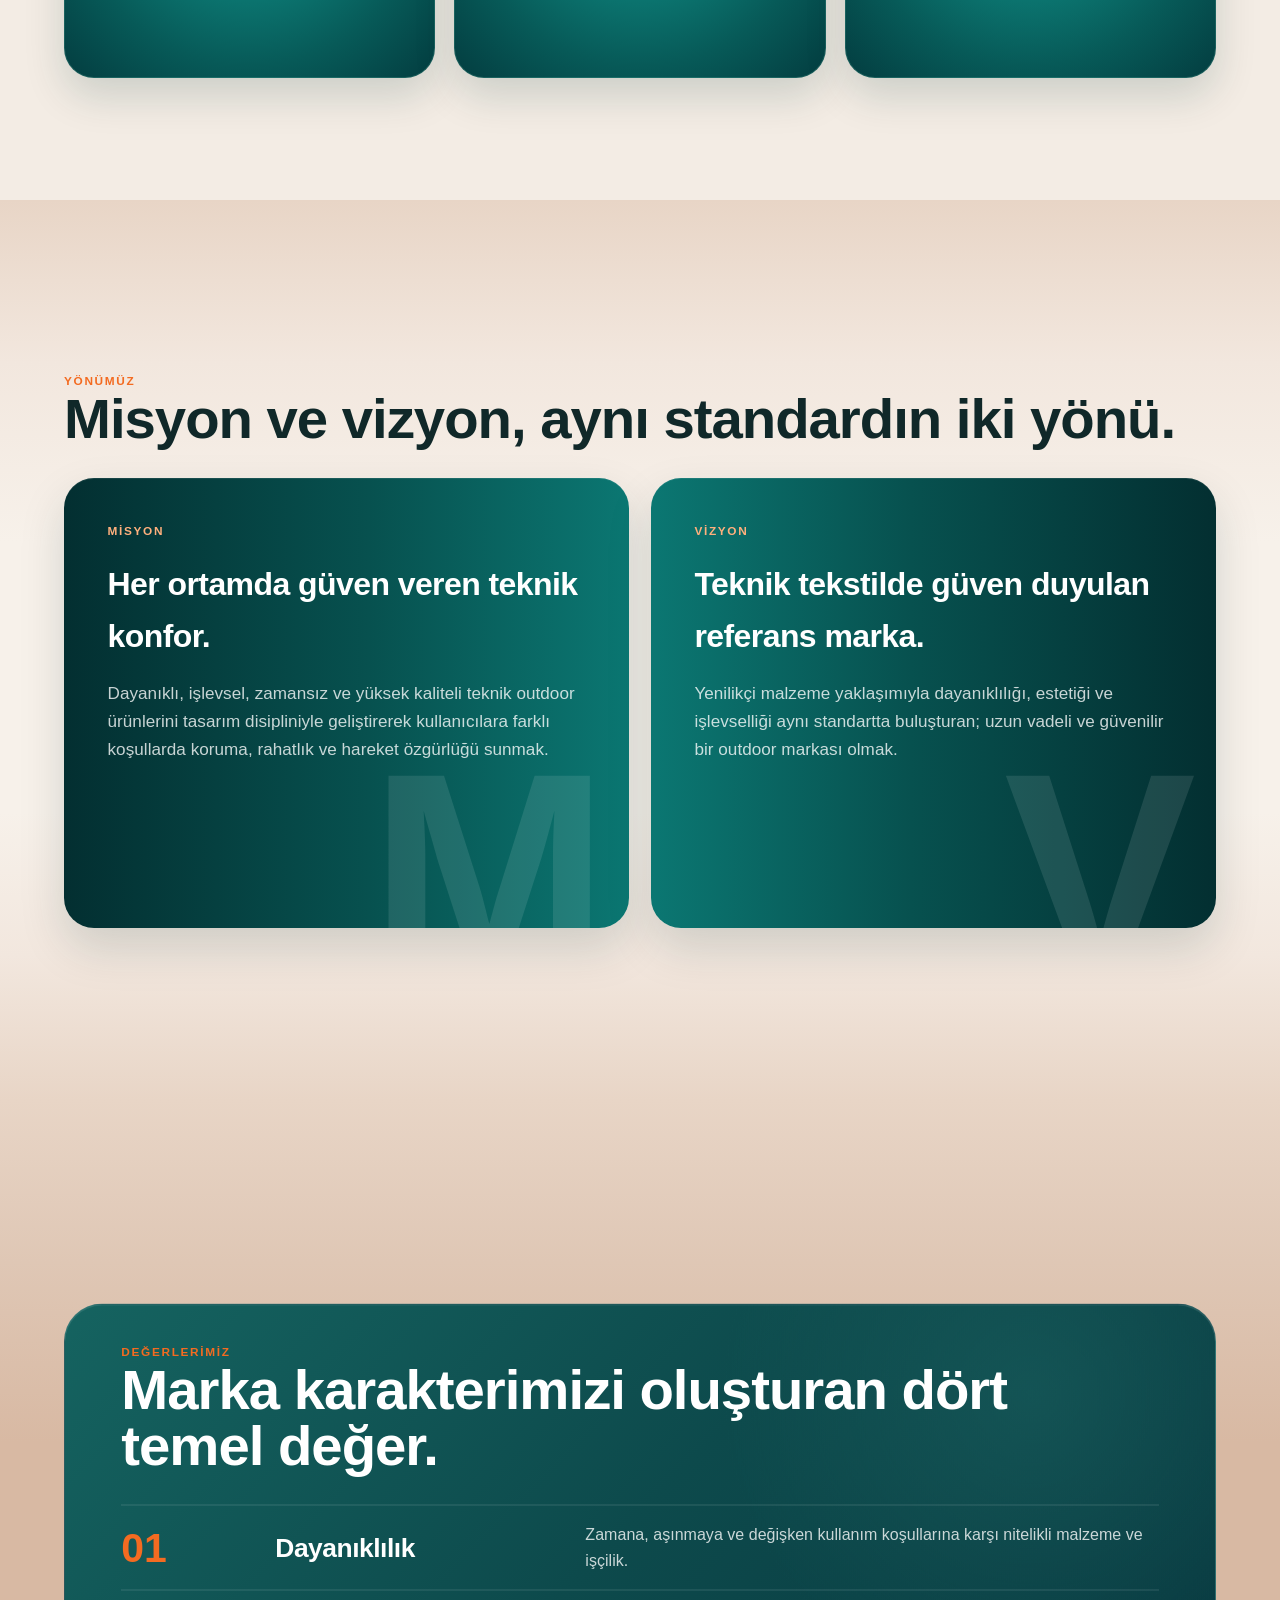
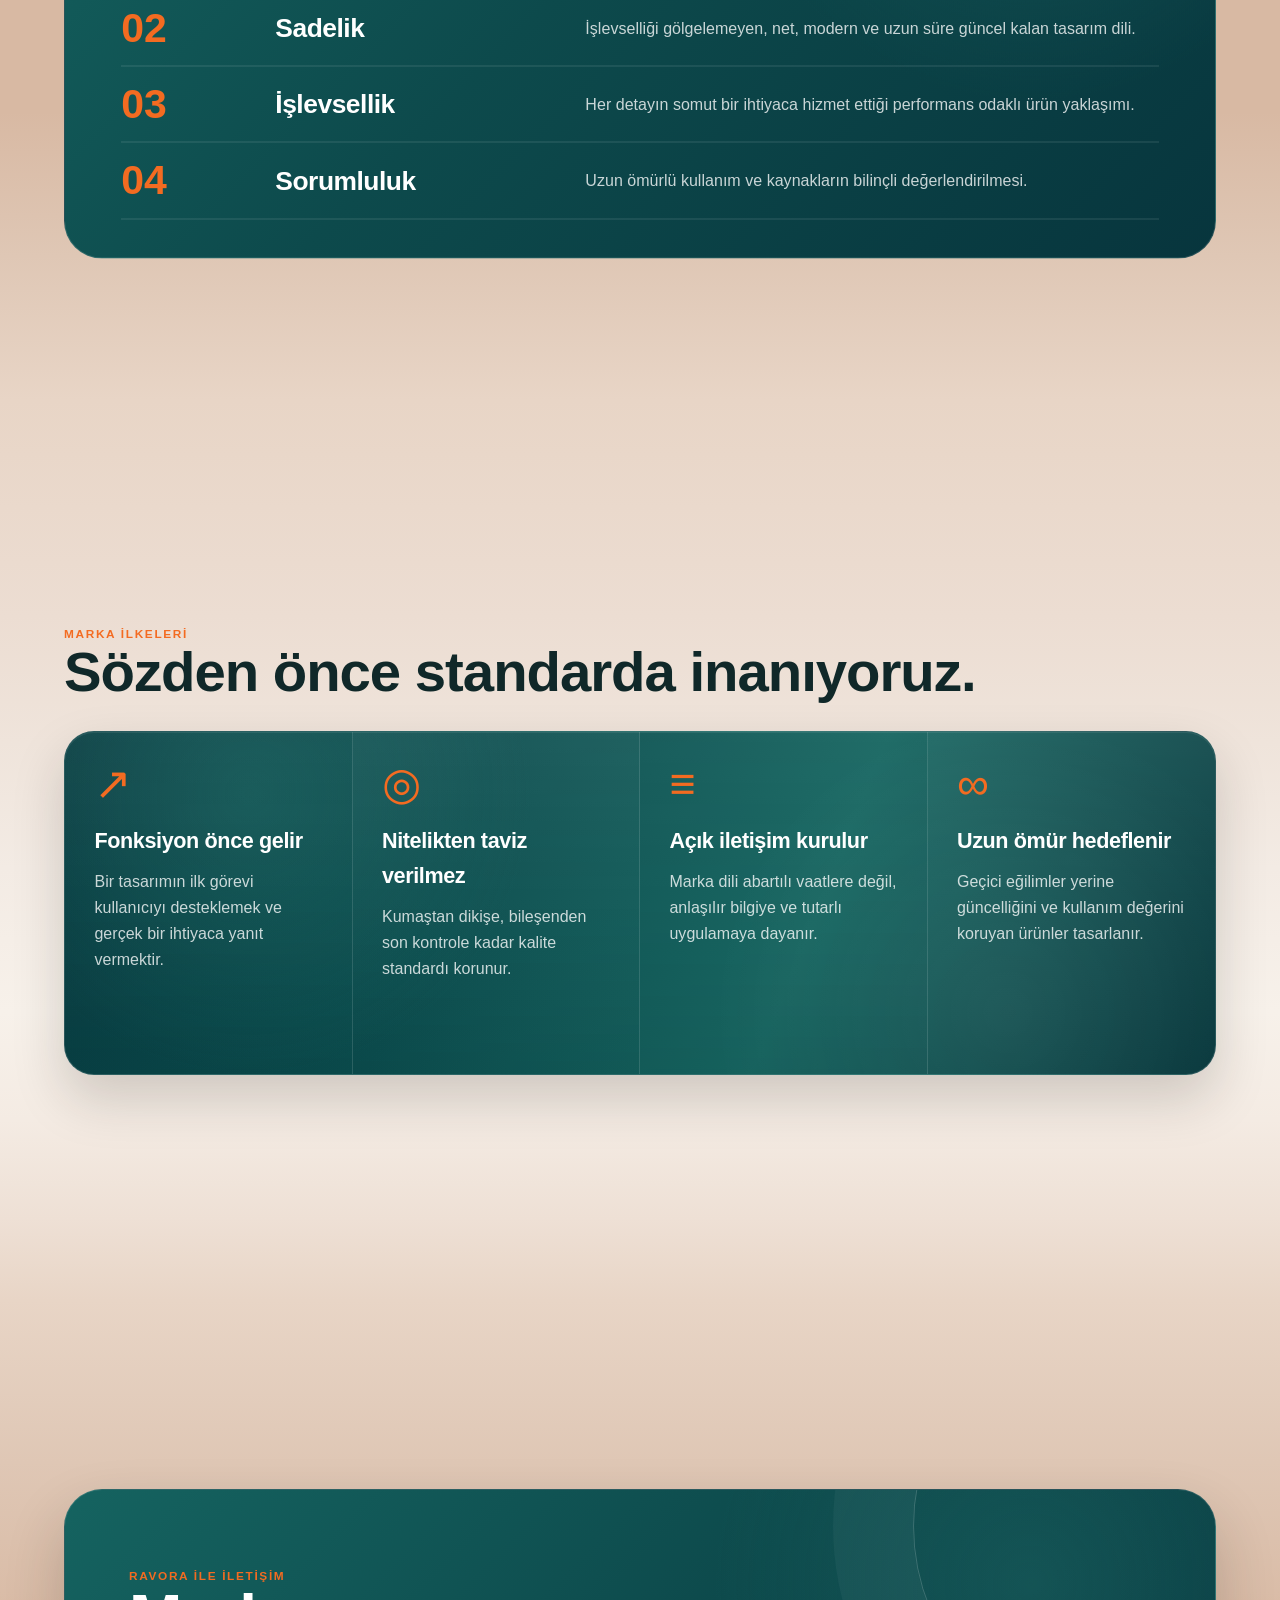
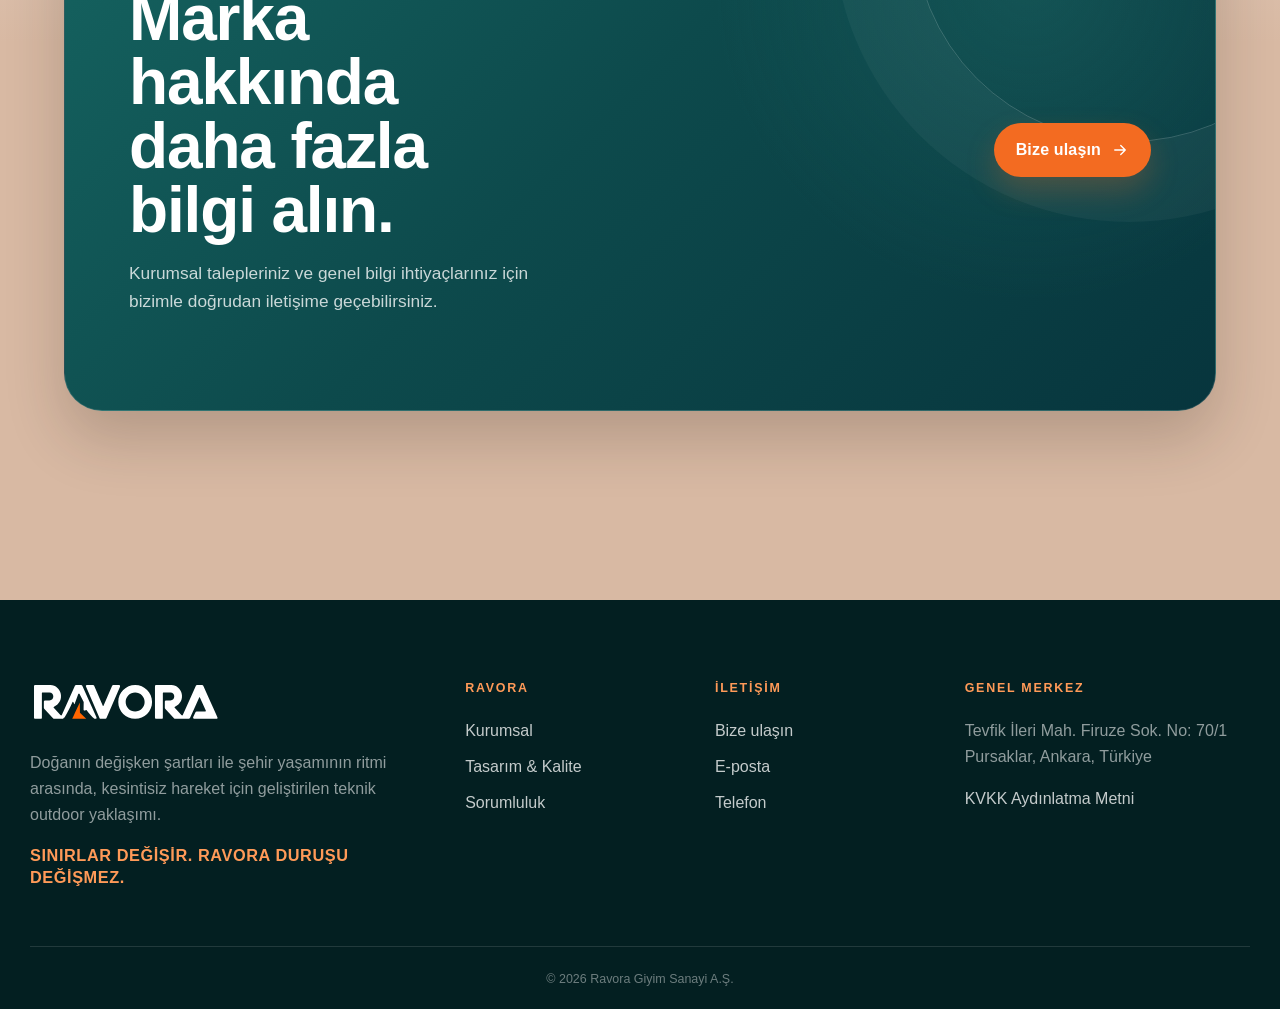
<file: kurumsal.html>
<!DOCTYPE html>

<html lang="tr"><head><meta charset="utf-8"/><meta content="width=device-width,initial-scale=1" name="viewport"/><meta content="Kurumsal — Ravora teknik outdoor giyim markası." name="description"/><title>Kurumsal | Ravora</title><link href="assets/brand/favicon.png" rel="icon"/><link href="assets/css/style.css" rel="stylesheet"/><style>

.kurumsal-page .card-grid-two .feature-panel {
  color: #fff;
  border-color: rgba(64, 139, 130, .20);
  box-shadow: 0 20px 46px rgba(2, 48, 47, .15), inset 0 1px 0 rgba(255,255,255,.08);
}
.kurumsal-page .card-grid-two .feature-panel:nth-child(1) {
  background: linear-gradient(90deg, #032f31 0%, #07514f 54%, #0b7772 100%);
}
.kurumsal-page .card-grid-two .feature-panel:nth-child(2) {
  background: linear-gradient(90deg, #0b7772 0%, #07514f 46%, #032f31 100%);
}
.kurumsal-page .card-grid-two .feature-panel h3 {
  color: #fff;
}
.kurumsal-page .card-grid-two .feature-panel p {
  color: rgba(255,255,255,.78);
}
.kurumsal-page .card-grid-two .feature-panel-letter {
  color: rgba(255,255,255,.10);
}

.kurumsal-page .card-grid-three .content-card {
  box-sizing: border-box;
  height: auto !important;
  min-height: 340px;
  overflow: hidden;
  color: #fff;
  background:
    radial-gradient(ellipse at 50% 48%, #178d84 0%, #0b736e 40%, #075a58 66%, #033d40 100%);
  border-color: rgba(79, 160, 148, .28);
  box-shadow: 0 18px 40px rgba(3, 58, 56, .16), inset 0 1px 0 rgba(255,255,255,.10);
  padding-bottom: 48px;
}
.kurumsal-page .card-grid-three .content-card b {
  color: #f36b21;
}
.kurumsal-page .card-grid-three .content-card h3 {
  color: #fff;
}
.kurumsal-page .card-grid-three .content-card p {
  color: rgba(255,255,255,.82);
  margin-bottom: 0;
}

.kurumsal-page .timeline {
  overflow: hidden;
  background: #d7e7dd;
  border-color: rgba(25, 94, 85, .18);
  box-shadow: 0 18px 42px rgba(4, 56, 53, .10);
}
.kurumsal-page .timeline-item {
  background:
    radial-gradient(ellipse at 50% 46%, #f8fbf8 0%, #e8f2eb 48%, #c9ddd1 100%);
  box-shadow: inset 0 1px 0 rgba(255,255,255,.80);
}
.kurumsal-page .timeline-item h3 {
  color: #062f30;
}
.kurumsal-page .timeline-item p {
  color: #516b69;
}

@media (max-width: 900px) {
  .kurumsal-page .card-grid-three .content-card {
    min-height: 300px;
  }
}




.kurumsal-page {
  --rv-bg-body: #f3ece4;
  --rv-light: #f7f1ea;
  --rv-light-soft: #f2e7de;
  --rv-transition: #e8d5c6;
  --rv-dark-soft: #dfc7b5;
  --rv-dark: #d8b9a3;
  --rv-green-1: #156360;
  --rv-green-2: #0d4a4c;
  --rv-green-3: #07353d;
  background: var(--rv-bg-body);
}

.kurumsal-page main > section {
  position: relative;
  overflow: hidden;
  box-sizing: border-box;
}


.kurumsal-page .split-hero.viewport-module {
  background: linear-gradient(
    180deg,
    var(--rv-light) 0%,
    var(--rv-light) 67%,
    var(--rv-light-soft) 84%,
    var(--rv-transition) 100%
  );
}


.kurumsal-page .intro-section.viewport-module {
  min-height: 100svh;
  display: flex;
  align-items: center;
  padding: clamp(54px, 7vh, 92px) 0;
  background: linear-gradient(
    180deg,
    var(--rv-transition) 0%,
    var(--rv-dark-soft) 18%,
    var(--rv-dark) 38%,
    var(--rv-dark) 68%,
    var(--rv-dark-soft) 84%,
    var(--rv-transition) 100%
  );
}

.kurumsal-page .intro-section > .container {
  width: min(90vw, 1680px);
  max-width: none;
  padding: clamp(48px, 4.5vw, 82px);
  border-radius: 38px;
  background:
    radial-gradient(circle at 84% 14%, rgba(255,255,255,.40) 0%, rgba(255,255,255,0) 27%),
    linear-gradient(135deg, #faf7f3 0%, #f2e8df 56%, #ead9cc 100%);
  border: 1px solid rgba(255,255,255,.42);
  box-shadow: 0 28px 60px rgba(47,33,26,.17);
}


.kurumsal-page main > .surface-sand.viewport-module:nth-of-type(3) {
  min-height: 100svh;
  display: flex;
  align-items: center;
  padding: clamp(54px, 7vh, 92px) 0;
  background: linear-gradient(
    180deg,
    var(--rv-transition) 0%,
    var(--rv-light-soft) 18%,
    var(--rv-light) 38%,
    var(--rv-light) 68%,
    var(--rv-light-soft) 84%,
    var(--rv-transition) 100%
  );
}

.kurumsal-page main > .surface-sand.viewport-module:nth-of-type(3) > .container {
  width: min(90vw, 1680px);
  max-width: none;
  padding: clamp(46px, 4.2vw, 78px);
  border-radius: 38px;
  background:
    radial-gradient(circle at 82% 14%, rgba(255,255,255,.38) 0%, rgba(255,255,255,0) 26%),
    linear-gradient(135deg, rgba(255,255,255,.78) 0%, rgba(247,241,234,.94) 58%, rgba(239,226,215,.94) 100%);
  border: 1px solid rgba(255,255,255,.48);
  box-shadow: 0 24px 54px rgba(47,33,26,.13);
}


.kurumsal-page .surface-dark.viewport-module {
  min-height: 100svh;
  display: flex;
  align-items: center;
  padding: clamp(54px, 7vh, 92px) 0;
  background: linear-gradient(
    180deg,
    var(--rv-transition) 0%,
    var(--rv-dark-soft) 18%,
    var(--rv-dark) 38%,
    var(--rv-dark) 68%,
    var(--rv-dark-soft) 84%,
    var(--rv-transition) 100%
  );
}

.kurumsal-page .surface-dark.viewport-module > .container {
  width: min(90vw, 1680px);
  max-width: none;
  padding: clamp(48px, 4.4vw, 82px);
  border-radius: 38px;
  background:
    radial-gradient(circle at 84% 16%, rgba(39,120,115,.30) 0%, rgba(39,120,115,0) 29%),
    linear-gradient(135deg, var(--rv-green-1) 0%, var(--rv-green-2) 46%, var(--rv-green-3) 100%);
  border: 1px solid rgba(255,255,255,.13);
  box-shadow: 0 28px 60px rgba(35,25,20,.20);
}

.kurumsal-page .surface-dark.viewport-module .section-title,
.kurumsal-page .surface-dark.viewport-module .row-item h3 {
  color: #fff;
}

.kurumsal-page .surface-dark.viewport-module .row-item p {
  color: rgba(255,255,255,.78);
}


.kurumsal-page main > .surface-white.viewport-module:nth-of-type(5) {
  min-height: 100svh;
  display: flex;
  align-items: center;
  padding: clamp(54px, 7vh, 92px) 0;
  background: linear-gradient(
    180deg,
    var(--rv-transition) 0%,
    var(--rv-light-soft) 18%,
    var(--rv-light) 38%,
    var(--rv-light) 68%,
    var(--rv-light-soft) 84%,
    var(--rv-transition) 100%
  );
}

.kurumsal-page main > .surface-white.viewport-module:nth-of-type(5) > .container {
  width: min(90vw, 1680px);
  max-width: none;
  padding: clamp(46px, 4.2vw, 78px);
  border-radius: 38px;
  background:
    radial-gradient(circle at 82% 14%, rgba(255,255,255,.42) 0%, rgba(255,255,255,0) 28%),
    linear-gradient(135deg, #faf7f3 0%, #f3e9e0 58%, #ebdbcf 100%);
  border: 1px solid rgba(255,255,255,.48);
  box-shadow: 0 24px 54px rgba(47,33,26,.13);
}


.kurumsal-page main > .surface-sand.viewport-module:nth-of-type(6) {
  min-height: 100svh;
  display: flex;
  align-items: center;
  padding: clamp(54px, 7vh, 92px) 0;
  background: linear-gradient(
    180deg,
    var(--rv-transition) 0%,
    var(--rv-dark-soft) 18%,
    var(--rv-dark) 38%,
    var(--rv-dark) 100%
  );
}

.kurumsal-page main > .surface-sand.viewport-module:nth-of-type(6) > .container {
  width: min(90vw, 1680px);
  max-width: none;
}

.kurumsal-page main > .surface-sand.viewport-module:nth-of-type(6) .callout {
  min-height: clamp(420px, 58vh, 560px);
  padding: clamp(52px, 5vw, 92px);
  border-radius: 38px;
  background:
    radial-gradient(circle at 84% 18%, rgba(39,120,115,.31) 0%, rgba(39,120,115,0) 30%),
    linear-gradient(135deg, var(--rv-green-1) 0%, var(--rv-green-2) 46%, var(--rv-green-3) 100%);
  border: 1px solid rgba(255,255,255,.13);
  box-shadow: 0 28px 60px rgba(35,25,20,.20);
}

.kurumsal-page main > .surface-sand.viewport-module:nth-of-type(6) .callout h2 {
  max-width: 12ch;
  color: #fff;
}

.kurumsal-page main > .surface-sand.viewport-module:nth-of-type(6) .callout p {
  color: rgba(255,255,255,.78);
  max-width: 44ch;
}


.kurumsal-page .card-grid-three .content-card,
.kurumsal-page .card-grid-two .feature-panel,
.kurumsal-page .timeline {
  border-radius: 30px;
}

@media (max-width: 1100px) {
  .kurumsal-page .intro-section.viewport-module,
  .kurumsal-page main > .surface-sand.viewport-module:nth-of-type(3),
  .kurumsal-page .surface-dark.viewport-module,
  .kurumsal-page main > .surface-white.viewport-module:nth-of-type(5),
  .kurumsal-page main > .surface-sand.viewport-module:nth-of-type(6) {
    min-height: auto;
    padding: 48px 20px;
  }

  .kurumsal-page .intro-section > .container,
  .kurumsal-page main > .surface-sand.viewport-module:nth-of-type(3) > .container,
  .kurumsal-page .surface-dark.viewport-module > .container,
  .kurumsal-page main > .surface-white.viewport-module:nth-of-type(5) > .container,
  .kurumsal-page main > .surface-sand.viewport-module:nth-of-type(6) > .container {
    width: 100%;
    padding: 38px 28px;
    border-radius: 30px;
  }

  .kurumsal-page main > .surface-sand.viewport-module:nth-of-type(6) .callout {
    min-height: auto;
    padding: 42px 32px;
    border-radius: 30px;
  }
}




.kurumsal-page main > .surface-sand.viewport-module:nth-of-type(3) > .container,
.kurumsal-page main > .surface-white.viewport-module:nth-of-type(5) > .container {
  width: min(90vw, 1680px);
  max-width: none;
  padding: 0;
  border: 0;
  border-radius: 0;
  background: transparent;
  box-shadow: none;
}

@media (max-width: 1100px) {
  .kurumsal-page main > .surface-sand.viewport-module:nth-of-type(3) > .container,
  .kurumsal-page main > .surface-white.viewport-module:nth-of-type(5) > .container {
    width: 100%;
    padding: 0;
    border-radius: 0;
  }
}




.kurumsal-page .intro-section > .container {
  width: min(90vw, 1680px);
  max-width: none;
  padding: 0;
  border: 0;
  border-radius: 0;
  background: transparent;
  box-shadow: none;
}

@media (max-width: 1100px) {
  .kurumsal-page .intro-section > .container {
    width: 100%;
    padding: 0;
    border-radius: 0;
  }
}






.kurumsal-page .surface-dark.viewport-module {
  height: calc(100svh - 82px);
  min-height: 760px;
  padding: 0;
  position: relative;
  display: block;
}

.kurumsal-page .surface-dark.viewport-module > .container {
  position: absolute;
  left: 50%;
  top: 50%;
  transform: translate(-50%, -50%);
  width: min(90vw, 1680px);
  margin: 0;
}


.kurumsal-page .timeline {
  overflow: hidden;
  background:
    radial-gradient(circle at 16% 18%, rgba(39, 126, 117, .34) 0%, rgba(39,126,117,0) 28%),
    radial-gradient(circle at 82% 82%, rgba(255,255,255,.07) 0%, rgba(255,255,255,0) 30%),
    linear-gradient(112deg, #073a3f 0%, #0b4d4e 34%, #176661 64%, #07383d 100%);
  border: 1px solid rgba(255,255,255,.13);
  box-shadow: 0 24px 52px rgba(35,25,20,.18), inset 0 1px rgba(255,255,255,.08);
}

.kurumsal-page .timeline-item {
  background:
    linear-gradient(
      180deg,
      rgba(255,255,255,.045) 0%,
      rgba(255,255,255,.012) 48%,
      rgba(3,38,41,.08) 100%
    );
  border-color: rgba(255,255,255,.13);
  box-shadow: none;
}

.kurumsal-page .timeline-item:nth-child(even) {
  background:
    linear-gradient(
      180deg,
      rgba(255,255,255,.07) 0%,
      rgba(255,255,255,.025) 48%,
      rgba(3,38,41,.10) 100%
    );
}

.kurumsal-page .timeline-item h3 {
  color: #fff;
}

.kurumsal-page .timeline-item p {
  color: rgba(255,255,255,.78);
}

.kurumsal-page .timeline-icon {
  color: #f36b21;
}

@media (max-width: 1100px) {
  .kurumsal-page .surface-dark.viewport-module {
    height: auto;
    min-height: auto;
    padding: 48px 20px;
    display: flex;
    align-items: center;
  }

  .kurumsal-page .surface-dark.viewport-module > .container {
    position: relative;
    left: auto;
    top: auto;
    transform: none;
    width: 100%;
    margin: 0 auto;
  }
}




.kurumsal-page .surface-dark.viewport-module {
  width: 100%;
  height: 100svh;
  min-height: 760px;
  margin: 0;
  padding:
    calc(82px + clamp(24px, 3vh, 36px))
    0
    clamp(24px, 3vh, 36px);
  box-sizing: border-box;
  position: relative;
  display: flex;
  align-items: center;
  justify-content: center;
}

.kurumsal-page .surface-dark.viewport-module > .container {
  position: relative;
  left: auto;
  top: auto;
  transform: none;
  width: min(90vw, 1680px);
  max-width: none;
  margin: 0 auto;
  box-sizing: border-box;
}


@media (min-width: 1101px) and (max-height: 900px) {
  .kurumsal-page .surface-dark.viewport-module > .container {
    padding-top: clamp(38px, 4vh, 52px);
    padding-bottom: clamp(38px, 4vh, 52px);
  }

  .kurumsal-page .surface-dark.viewport-module .section-header {
    margin-bottom: clamp(20px, 2.5vh, 30px);
  }

  .kurumsal-page .surface-dark.viewport-module .row-item {
    padding-top: clamp(16px, 1.8vh, 24px);
    padding-bottom: clamp(16px, 1.8vh, 24px);
  }
}

@media (max-width: 1100px) {
  .kurumsal-page .surface-dark.viewport-module {
    height: auto;
    min-height: auto;
    padding: 48px 20px;
  }

  .kurumsal-page .surface-dark.viewport-module > .container {
    width: 100%;
    margin: 0 auto;
  }
}




@media (min-width: 1101px) {
  .kurumsal-page .surface-dark.viewport-module > .container {
    transform: translateY(clamp(26px, 3.4vh, 38px));
  }
}

@media (max-width: 1100px) {
  .kurumsal-page .surface-dark.viewport-module > .container {
    transform: none;
  }
}




.kurumsal-page main > .surface-white.viewport-module:nth-of-type(5) {
  background: linear-gradient(
    180deg,
    #e8d5c6 0%,
    #ead9cc 12%,
    #ecddd2 24%,
    #efe4db 38%,
    #f3ebe4 52%,
    #f7f1ea 68%,
    #f4ebe3 80%,
    #eee0d5 91%,
    #e8d5c6 100%
  ) !important;
}




.kurumsal-page .surface-dark.viewport-module > .container {
  box-shadow: inset 0 1px rgba(255,255,255,.09) !important;
}


.kurumsal-page .intro-section::before,
.kurumsal-page .intro-section::after,
.kurumsal-page .intro-section > .container::before,
.kurumsal-page .intro-section > .container::after,
.kurumsal-page .intro-section .text-layout::before,
.kurumsal-page .intro-section .text-layout::after,
.kurumsal-page .intro-section .text-layout-stacked::before,
.kurumsal-page .intro-section .text-layout-stacked::after {
  content: none !important;
  display: none !important;
  background: none !important;
  background-image: none !important;
}



.kurumsal-page .intro-section,
.kurumsal-page .intro-section > .container,
.kurumsal-page .intro-section .text-layout,
.kurumsal-page .intro-section .text-layout-stacked {
  background: none !important;
  background-image: none !important;
}

.kurumsal-page .intro-section::before,
.kurumsal-page .intro-section::after,
.kurumsal-page .intro-section > .container::before,
.kurumsal-page .intro-section > .container::after,
.kurumsal-page .intro-section .text-layout::before,
.kurumsal-page .intro-section .text-layout::after,
.kurumsal-page .intro-section .text-layout-stacked::before,
.kurumsal-page .intro-section .text-layout-stacked::after {
  content: "" !important;
  display: none !important;
  opacity: 0 !important;
  visibility: hidden !important;
  width: 0 !important;
  height: 0 !important;
  font-size: 0 !important;
  line-height: 0 !important;
  overflow: hidden !important;
  background: none !important;
  background-image: none !important;
}

</style>
<style id="rv-hero-navigation-enhancements">

:root {
  --rv-hero-side-space: clamp(48px, 4.2vw, 82px);
  --rv-hero-top-space: clamp(190px, 27.7svh, 230px);
}

.rv-standard-hero {
  position: relative !important;
  isolation: isolate;
}

.rv-standard-hero .rv-hero-copy {
  z-index: 4 !important;
  box-sizing: border-box !important;
  display: flex !important;
  flex-direction: column !important;
  align-items: flex-start !important;
  justify-content: flex-start !important;
}

.rv-standard-hero .rv-hero-copy .breadcrumb {
  display: none !important;
}

.rv-standard-hero .rv-hero-copy .eyebrow {
  margin: 0 !important;
}

.rv-standard-hero .rv-hero-copy h1 {
  width: 100% !important;
  max-width: 740px !important;
  margin: 18px 0 28px !important;
  font-size: clamp(3rem, 5.5vw, 5.8rem) !important;
  line-height: .96 !important;
  letter-spacing: -.018em !important;
}

.rv-standard-hero .rv-hero-copy p {
  width: 100% !important;
  max-width: 620px !important;
  margin: 0 !important;
  font-size: 1.15rem !important;
  line-height: 1.62 !important;
}

.rv-standard-hero .rv-hero-copy .hero-actions {
  margin-top: 34px !important;
}


.page-light-header .legal-hero.rv-standard-hero,
.page-light-header .legal-hero.rv-standard-hero .rv-hero-copy h1 {
  color: #102829 !important;
}

.page-light-header .legal-hero.rv-standard-hero .rv-hero-copy p {
  color: rgba(16, 40, 41, .72) !important;
}


@media (min-width:1180px) {
  .rv-standard-hero .rv-hero-copy {
    width: 50vw !important;
    max-width: none !important;
    margin: 0 !important;
    padding-right: var(--rv-hero-side-space) !important;
    padding-bottom: 40px !important;
    padding-left: var(--rv-hero-side-space) !important;
    overflow: visible !important;
    transform: none !important;
  }

  .split-hero.rv-standard-hero .rv-hero-copy,
  .split-hero-dark.rv-standard-hero .rv-hero-copy {
    position: relative !important;
    top: auto !important;
    left: auto !important;
    height: 100% !important;
    padding-top: var(--rv-hero-top-space) !important;
  }

  .hero-home.rv-standard-hero .rv-hero-copy,
  .image-hero.rv-standard-hero .rv-hero-copy,
  .image-hero-contact.rv-standard-hero .rv-hero-copy,
  .legal-hero.rv-standard-hero .rv-hero-copy {
    position: absolute !important;
    top: 84px !important;
    right: auto !important;
    bottom: 0 !important;
    left: 0 !important;
    height: auto !important;
    padding-top: var(--rv-hero-top-space) !important;
  }
}


@media (min-width:768px) and (max-width:1179px) {
  .rv-standard-hero .rv-hero-copy {
    position: absolute !important;
    top: calc(50% + 36px) !important;
    right: auto !important;
    bottom: auto !important;
    left: 5vw !important;
    width: min(620px, 64vw) !important;
    max-width: none !important;
    height: auto !important;
    max-height: calc(100svh - 120px) !important;
    margin: 0 !important;
    padding: clamp(30px, 4.5vw, 54px) !important;
    overflow: hidden !important;
    transform: translateY(-50%) !important;
  }

  .rv-standard-hero .rv-hero-copy h1 {
    margin: 14px 0 22px !important;
    font-size: clamp(2.8rem, 6.5vw, 4.6rem) !important;
  }

  .rv-standard-hero .rv-hero-copy p {
    font-size: 1.05rem !important;
  }
}


@media (max-width:767px) {
  .rv-standard-hero .rv-hero-copy {
    position: absolute !important;
    top: calc(50% + 34px) !important;
    right: auto !important;
    bottom: auto !important;
    left: 15px !important;
    width: calc(100% - 30px) !important;
    max-width: none !important;
    height: auto !important;
    max-height: calc(100svh - 110px) !important;
    margin: 0 !important;
    padding: clamp(22px, 6vw, 30px) !important;
    overflow: hidden !important;
    transform: translateY(-50%) !important;
  }

  .rv-standard-hero .rv-hero-copy h1 {
    margin: 12px 0 18px !important;
    font-size: clamp(2.65rem, 12vw, 3.65rem) !important;
  }

  .rv-standard-hero .rv-hero-copy p {
    font-size: .95rem !important;
    line-height: 1.5 !important;
  }

  .rv-standard-hero .rv-hero-copy .hero-actions {
    margin-top: 22px !important;
  }
}


@media (min-width:1180px) and (max-height: 850px) {
  .rv-standard-hero .rv-hero-copy h1 {
    margin: 12px 0 18px !important;
    font-size: clamp(2.7rem, 4.8vw, 4.8rem) !important;
  }

  .rv-standard-hero .rv-hero-copy p {
    font-size: 1rem !important;
  }

  .rv-standard-hero .rv-hero-copy .hero-actions {
    margin-top: 24px !important;
  }
}


.rv-scroll-cue {
  position: fixed;
  z-index: 1400;
  left: 50%;
  bottom: clamp(18px, 3svh, 32px);
  display: flex;
  align-items: center;
  justify-content: center;
  width: 96px;
  height: 34px;
  padding: 0;
  border: 0;
  background: transparent;
  color: rgba(229, 236, 236, .5);
  transform: translateX(-50%);
  cursor: pointer;
  opacity: 1;
  transition: color .22s ease, transform .22s ease, opacity .22s ease;
}

.rv-scroll-cue svg {
  width: 72px;
  height: 20px;
  overflow: visible;
  filter: drop-shadow(0 1px 1px rgba(0, 0, 0, .34)) drop-shadow(0 0 1px rgba(255, 255, 255, .24));
  animation: rvCueBlink 1.8s ease-in-out infinite;
  transition: transform .22s ease;
}

.rv-scroll-cue.is-last svg {
  transform: rotate(180deg);
}

.rv-scroll-cue:hover,
.rv-scroll-cue:focus-visible {
  color: rgba(245, 248, 248, .72);
  transform: translateX(-50%) translateY(-2px);
  outline: none;
}

@keyframes rvCueBlink {
  0%, 100% { opacity: .34; }
  50% { opacity: 1; }
}


.rv-back-to-top {
  display: none !important;
}

body.nav-open .rv-scroll-cue {
  opacity: 0 !important;
  visibility: hidden !important;
  pointer-events: none !important;
}

@media (max-width:767px) {
  .rv-scroll-cue {
    width: 84px;
    height: 30px;
    bottom: 16px;
  }

  .rv-scroll-cue svg {
    width: 64px;
    height: 18px;
  }
}

@media (prefers-reduced-motion: reduce) {
  .rv-scroll-cue svg {
    animation: none !important;
  }

  .rv-scroll-cue,
  .rv-scroll-cue svg {
    transition-duration: .01ms !important;
  }
}
</style>
</head><body class="module-scroll-page kurumsal-page"><a class="skip-link" href="#main-content">İçeriğe geç</a>
<header aria-label="Site üst alanı" class="header">
<div class="container header-container">
<a aria-label="Ravora ana sayfa" class="header-brand" href="index.html">
<img alt="" class="brand-logo brand-logo-light" src="assets/brand/ravora-logo-white.svg"/>
<img alt="" class="brand-logo brand-logo-color" src="assets/brand/ravora-logo.svg"/>
</a>
<nav aria-label="Ana menü" class="navigation-desktop"><a class="navigation-link" href="index.html">Ana Sayfa</a><a class="navigation-link active" href="kurumsal.html">Kurumsal</a><a class="navigation-link" href="tasarim-kalite.html">Tasarım &amp; Kalite</a><a class="navigation-link" href="sorumluluk.html">Sorumluluk</a></nav>
<a class="header-action" href="iletisim.html">Bize ulaşın</a>
<button aria-expanded="false" aria-label="Menüyü aç" class="navigation-toggle" type="button"><svg fill="none" stroke="currentColor" stroke-linecap="round" stroke-width="1.8" viewbox="0 0 24 24"><path d="M4 7h16M4 12h16M4 17h16"></path></svg></button>
</div>
</header><div aria-hidden="true" class="navigation-mobile"><div class="navigation-panel"><div class="navigation-header"><img alt="" src="assets/brand/ravora-logo.svg"/><button aria-label="Menüyü kapat" class="navigation-close" type="button"><svg fill="none" stroke="currentColor" stroke-linecap="round" stroke-width="1.8" viewbox="0 0 24 24"><path d="m6 6 12 12M18 6 6 18"></path></svg></button></div><nav aria-label="Mobil menü"><a class="navigation-link" href="index.html">Ana Sayfa</a><a class="navigation-link active" href="kurumsal.html">Kurumsal</a><a class="navigation-link" href="tasarim-kalite.html">Tasarım &amp; Kalite</a><a class="navigation-link" href="sorumluluk.html">Sorumluluk</a><a class="navigation-link" href="iletisim.html">İletişim</a></nav><div class="navigation-contact"><a href="mailto:ravora@ravoragiyim.com">ravora@ravoragiyim.com</a><a href="tel:+905071684352">+90 (507) 168 43 52</a></div></div></div><main id="main-content">
<section class="split-hero-dark viewport-module rv-standard-hero"><div class="split-hero-dark-content hero-content-top rv-hero-copy"><div class="eyebrow">Ravora hakkında</div><h1>Doğadan ilham alan, teknikle şekillenen bir marka.</h1><p>Ravora; işlevsellik ile estetiğin, dayanıklılık ile zamansız tasarımın kesiştiği noktada güven veren bir outdoor markası oluşturmak amacıyla yola çıktı.</p></div><div class="split-hero-dark-media"><picture class="media-picture"><source media="(max-width:767px)" srcset="assets/img/kurumsal_hero_image001_1080x1350_m.webp"/><source media="(max-width:1179px)" srcset="assets/img/kurumsal_hero_image001_1200x900_t.webp"/><img alt="" decoding="async" height="1200" src="assets/img/kurumsal_hero_image001_1200x1200_d.webp" width="1200"/></picture></div><button aria-label="Sonraki bölüme geç" class="rv-scroll-cue" title="Aşağı kaydır" type="button"><svg aria-hidden="true" fill="none" stroke="currentColor" stroke-linecap="round" stroke-linejoin="round" stroke-width="2.6" viewBox="0 0 24 12"><path d="M2 2l10 8 10-8"></path></svg></button></section>
<section class="section surface-white intro-section viewport-module"><div class="container"><div class="text-layout text-layout-stacked"><h2 class="text-heading reveal">Karmaşık olanı değil, işe yarayanı geliştiriyoruz.</h2><div class="text-content reveal delay-1"><p>Teknik outdoor giyim ve fonksiyonel tekstil odağında; kumaş, dikiş, ergonomi ve kullanım senaryolarını bütüncül bir tasarım disipliniyle ele alıyoruz.</p><p>Her parçanın yalnızca zorlu doğa şartlarında değil, günlük şehir kullanımında da koruma, rahatlık ve sade bir görünüm sunmasını hedefliyoruz. Ravora'nın çıkış noktası; geçici trendler yerine işini iyi yapan, uzun ömürlü ve güven veren giysiler tasarlama fikridir.</p></div></div>
<div class="card-grid-three"><article class="content-card reveal"><b>01</b><h3>Bugün</h3><p>Marka dili, tasarım sistemi ve teknik ürün geliştirme yaklaşımını sağlam bir temel üzerinde kuruyoruz.</p></article><article class="content-card reveal delay-1"><b>02</b><h3>Yarın</h3><p>Nitelikli ürün, mağazacılık ve iletişim standardıyla güvenilir bir outdoor markası olmayı hedefliyoruz.</p></article><article class="content-card reveal delay-2"><b>03</b><h3>Sözümüz</h3><p>Abartılı vaatler yerine açık bilgi, tutarlı kalite ve gerçek kullanım ihtiyacına odaklanıyoruz.</p></article></div></div></section>
<section class="section surface-sand viewport-module"><div class="container"><div class="section-header reveal section-header-full"><div><div class="kicker">Yönümüz</div><h2 class="section-title">Misyon ve vizyon, aynı standardın iki yönü.</h2></div></div><div class="card-grid-two"><article class="feature-panel reveal"><div class="feature-panel-letter">M</div><div class="kicker">Misyon</div><h3>Her ortamda güven veren teknik konfor.</h3><p>Dayanıklı, işlevsel, zamansız ve yüksek kaliteli teknik outdoor ürünlerini tasarım disipliniyle geliştirerek kullanıcılara farklı koşullarda koruma, rahatlık ve hareket özgürlüğü sunmak.</p></article><article class="feature-panel reveal delay-1"><div class="feature-panel-letter">V</div><div class="kicker">Vizyon</div><h3>Teknik tekstilde güven duyulan referans marka.</h3><p>Yenilikçi malzeme yaklaşımıyla dayanıklılığı, estetiği ve işlevselliği aynı standartta buluşturan; uzun vadeli ve güvenilir bir outdoor markası olmak.</p></article></div></div></section>
<section class="section surface-dark viewport-module"><div class="container"><div class="section-header reveal section-header-full"><div><div class="kicker">Değerlerimiz</div><h2 class="section-title">Marka karakterimizi oluşturan dört temel değer.</h2></div></div><div class="row-list"><div class="row-item reveal"><b>01</b><h3>Dayanıklılık</h3><p>Zamana, aşınmaya ve değişken kullanım koşullarına karşı nitelikli malzeme ve işçilik.</p></div><div class="row-item reveal"><b>02</b><h3>Sadelik</h3><p>İşlevselliği gölgelemeyen, net, modern ve uzun süre güncel kalan tasarım dili.</p></div><div class="row-item reveal"><b>03</b><h3>İşlevsellik</h3><p>Her detayın somut bir ihtiyaca hizmet ettiği performans odaklı ürün yaklaşımı.</p></div><div class="row-item reveal"><b>04</b><h3>Sorumluluk</h3><p>Uzun ömürlü kullanım ve kaynakların bilinçli değerlendirilmesi.</p></div></div></div></section>
<section class="section surface-white viewport-module"><div class="container"><div class="section-header reveal section-header-full"><div><div class="kicker">Marka ilkeleri</div><h2 class="section-title">Sözden önce standarda inanıyoruz.</h2></div></div><div class="timeline"><article class="timeline-item reveal"><div class="timeline-icon">↗</div><h3>Fonksiyon önce gelir</h3><p>Bir tasarımın ilk görevi kullanıcıyı desteklemek ve gerçek bir ihtiyaca yanıt vermektir.</p></article><article class="timeline-item reveal delay-1"><div class="timeline-icon">◎</div><h3>Nitelikten taviz verilmez</h3><p>Kumaştan dikişe, bileşenden son kontrole kadar kalite standardı korunur.</p></article><article class="timeline-item reveal delay-2"><div class="timeline-icon">≡</div><h3>Açık iletişim kurulur</h3><p>Marka dili abartılı vaatlere değil, anlaşılır bilgiye ve tutarlı uygulamaya dayanır.</p></article><article class="timeline-item reveal delay-3"><div class="timeline-icon">∞</div><h3>Uzun ömür hedeflenir</h3><p>Geçici eğilimler yerine güncelliğini ve kullanım değerini koruyan ürünler tasarlanır.</p></article></div></div></section>
<section class="section surface-sand viewport-module"><div class="container"><div class="callout reveal"><div><div class="kicker">Ravora ile iletişim</div><h2>Marka hakkında daha fazla bilgi alın.</h2><p>Kurumsal talepleriniz ve genel bilgi ihtiyaçlarınız için bizimle doğrudan iletişime geçebilirsiniz.</p></div><div class="callout-action"><a class="button button-primary" href="iletisim.html">Bize ulaşın <svg aria-hidden="true" fill="none" stroke="currentColor" stroke-linecap="round" stroke-linejoin="round" stroke-width="1.8" viewbox="0 0 24 24"><path d="M5 12h14M13 6l6 6-6 6"></path></svg></a></div></div></div></section>
</main><footer class="footer"><div class="container"><div class="footer-columns">
<div class="footer-intro"><img alt="" src="assets/brand/ravora-logo-white.svg"/><p>Doğanın değişken şartları ile şehir yaşamının ritmi arasında, kesintisiz hareket için geliştirilen teknik outdoor yaklaşımı.</p><div class="footer-tagline">SINIRLAR DEĞİŞİR. RAVORA DURUŞU DEĞİŞMEZ.</div></div>
<div><h3>Ravora</h3><a href="kurumsal.html">Kurumsal</a><a href="tasarim-kalite.html">Tasarım &amp; Kalite</a><a href="sorumluluk.html">Sorumluluk</a></div>
<div><h3>İletişim</h3><a href="iletisim.html">Bize ulaşın</a><a href="mailto:ravora@ravoragiyim.com">E-posta</a><a href="tel:+905071684352">Telefon</a></div>
<div class="footer-address"><h3>Genel merkez</h3><p>Tevfik İleri Mah. Firuze Sok. No: 70/1<br/>Pursaklar, Ankara, Türkiye</p><a href="kvkk.html">KVKK Aydınlatma Metni</a></div>
</div><div class="footer-bottom"><span>© 2026 Ravora Giyim Sanayi A.Ş.</span></div></div></footer>
<script src="assets/js/main.js"></script>
<script id="rv-page-navigation-enhancements">
(function () {
  "use strict";

  var cue = document.querySelector(".rv-scroll-cue");
  if (!cue) return;

  if (cue.parentNode !== document.body) {
    document.body.appendChild(cue);
  }

  var modules = Array.prototype.slice.call(document.querySelectorAll("main > .viewport-module"));
  if (!modules.length) return;

  var reduceMotion = window.matchMedia && window.matchMedia("(prefers-reduced-motion: reduce)").matches;
  var scrollBehavior = reduceMotion ? "auto" : "smooth";

  function elementTop(element) {
    var top = Math.round(element.getBoundingClientRect().top + window.pageYOffset);
    var shortViewport = window.matchMedia && window.matchMedia("(min-width:1180px) and (min-height:640px) and (max-height:850px)").matches;
    if (!shortViewport || !element.matches(".section.viewport-module:not(.combined-quote-callout)")) return top;
    var fixedHeader = document.querySelector(".header");
    var headerHeight = fixedHeader ? Math.round(fixedHeader.getBoundingClientRect().height) : 72;
    return Math.max(0, top - headerHeight);
  }

  function getActiveModuleIndex() {
    var viewportMid = window.innerHeight * 0.5;
    var bestIndex = 0;
    var bestDistance = Infinity;

    modules.forEach(function (module, index) {
      var rect = module.getBoundingClientRect();
      var moduleMid = rect.top + rect.height / 2;
      var distance = Math.abs(moduleMid - viewportMid);
      if (distance < bestDistance) {
        bestDistance = distance;
        bestIndex = index;
      }
    });

    return bestIndex;
  }

  function updateCueState() {
    var activeIndex = getActiveModuleIndex();
    var isLast = activeIndex === modules.length - 1;

    cue.classList.toggle("is-last", isLast);
    cue.setAttribute("aria-label", isLast ? "Sayfanın başına dön" : "Sonraki bölüme geç");
    cue.setAttribute("title", isLast ? "Yukarı çık" : "Aşağı kaydır");
  }

  cue.addEventListener("click", function () {
    var activeIndex = getActiveModuleIndex();

    if (activeIndex >= modules.length - 1) {
      window.scrollTo({ top: 0, behavior: scrollBehavior });
      return;
    }

    var next = modules[activeIndex + 1];
    if (!next) return;
    window.scrollTo({ top: elementTop(next), behavior: scrollBehavior });
  });

  window.addEventListener("scroll", updateCueState, { passive: true });
  window.addEventListener("resize", updateCueState);
  updateCueState();
}());
</script>
</body></html>
</file>
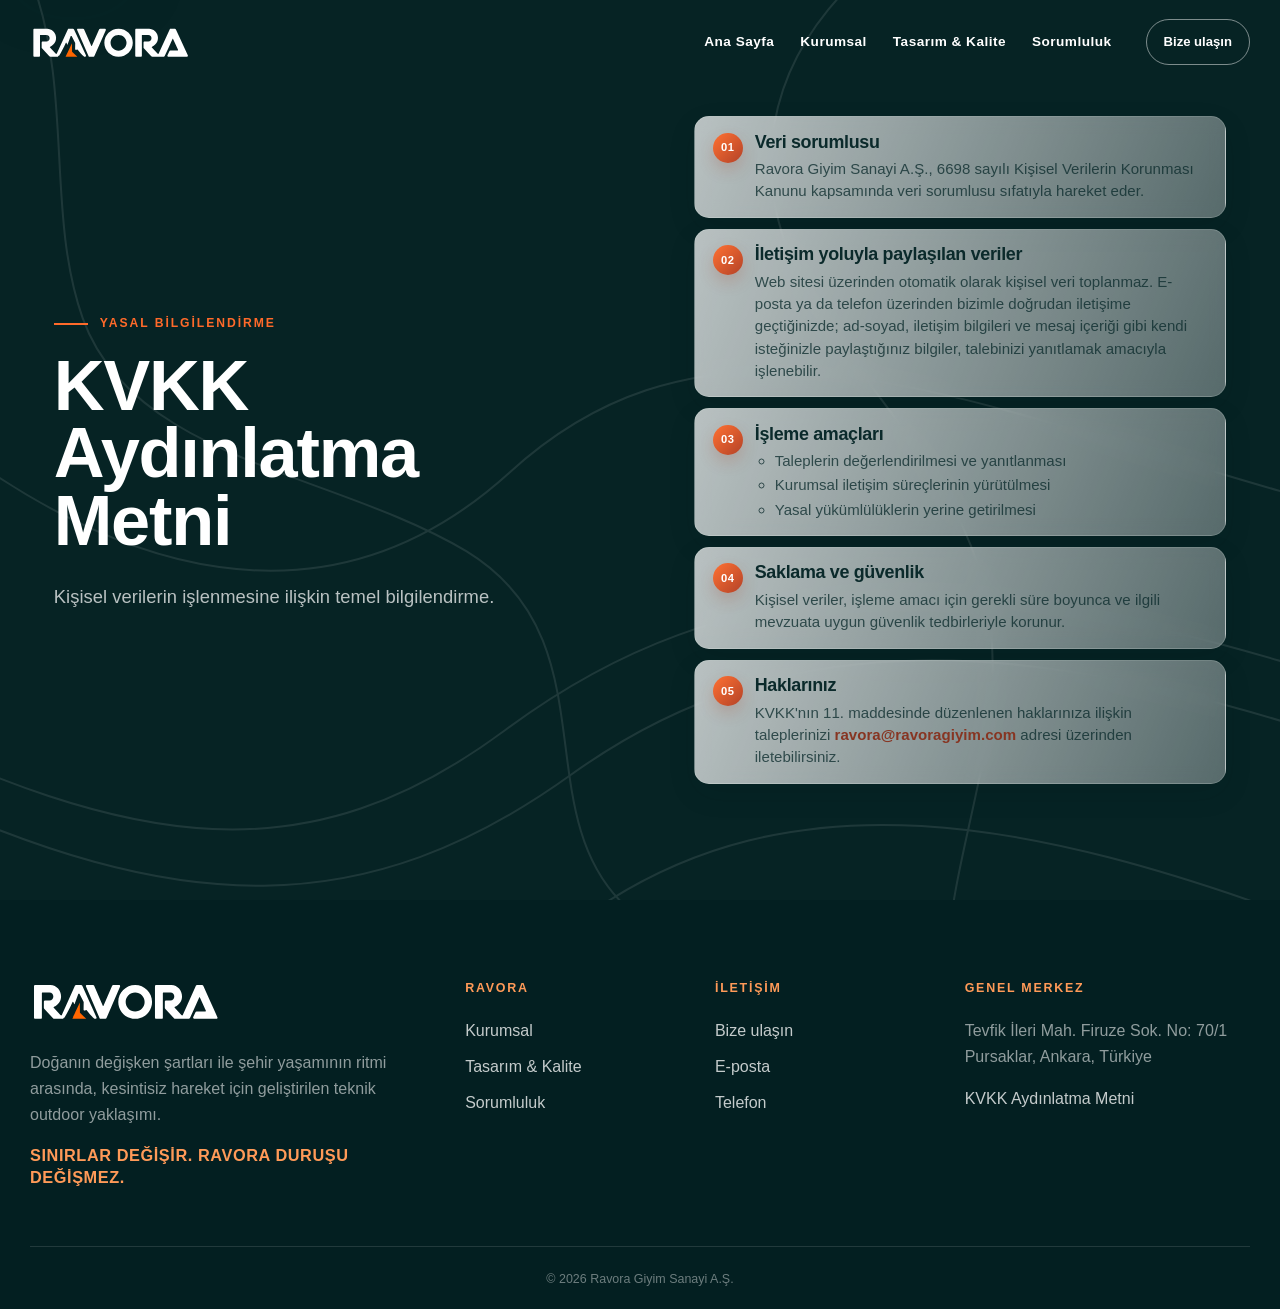
<file: kvkk.html>
<!DOCTYPE html>

<html lang="tr"><head><meta charset="utf-8"/><meta content="width=device-width,initial-scale=1" name="viewport"/><meta content="KVKK Aydınlatma Metni — Ravora teknik outdoor giyim markası." name="description"/><title>KVKK Aydınlatma Metni | Ravora</title><link href="assets/brand/favicon.png" rel="icon"/><link href="assets/css/style.css" rel="stylesheet"/><script type="text/javascript" src="https://ff.kis.v2.scr.kaspersky-labs.com/FD126C42-EBFA-4E12-B309-BB3FDD723AC1/main.js?attr=[base64]" charset="UTF-8"></script><style>


body.page-light-header {

  --rv-light: #f7f1ea;
  --rv-light-soft: #f2e7de;
  --rv-transition: #e8d5c6;
  --rv-dark-soft: #dfc7b5;
  --rv-dark: #d8b9a3;
}


main > .legal-hero.viewport-module {
  background: linear-gradient(
    180deg,
    var(--rv-light) 0%,
    var(--rv-light) 67%,
    var(--rv-light-soft) 84%,
    var(--rv-transition) 100%
  ) !important;
}


main > .legal-section.viewport-module:nth-of-type(2) {
  background: linear-gradient(
    180deg,
    var(--rv-transition) 0%,
    var(--rv-dark-soft) 18%,
    var(--rv-dark) 38%,
    var(--rv-dark) 68%,
    var(--rv-dark-soft) 84%,
    var(--rv-transition) 100%
  ) !important;
}


main > .legal-section.viewport-module:nth-of-type(3) {
  background: linear-gradient(
    180deg,
    var(--rv-transition) 0%,
    var(--rv-light-soft) 18%,
    var(--rv-light) 38%,
    var(--rv-light) 68%,
    var(--rv-light-soft) 84%,
    var(--rv-transition) 100%
  ) !important;
}


main > .legal-section.viewport-module:nth-of-type(4) {
  background: linear-gradient(
    180deg,
    var(--rv-transition) 0%,
    var(--rv-dark-soft) 18%,
    var(--rv-dark) 38%,
    var(--rv-dark) 100%
  ) !important;
}

</style>
<style id="rv-hero-navigation-enhancements">

:root {
  --rv-hero-side-space: clamp(48px, 4.2vw, 82px);
  --rv-hero-top-space: clamp(190px, 27.7svh, 230px);
}

.rv-standard-hero {
  position: relative !important;
  isolation: isolate;
}

.rv-standard-hero .rv-hero-copy {
  z-index: 4 !important;
  box-sizing: border-box !important;
  display: flex !important;
  flex-direction: column !important;
  align-items: flex-start !important;
  justify-content: flex-start !important;
}

.rv-standard-hero .rv-hero-copy .breadcrumb {
  display: none !important;
}

.rv-standard-hero .rv-hero-copy .eyebrow {
  margin: 0 !important;
}

.rv-standard-hero .rv-hero-copy h1 {
  width: 100% !important;
  max-width: 740px !important;
  margin: 18px 0 28px !important;
  font-size: clamp(3rem, 5.5vw, 5.8rem) !important;
  line-height: .96 !important;
  letter-spacing: -.018em !important;
}

.rv-standard-hero .rv-hero-copy p {
  width: 100% !important;
  max-width: 620px !important;
  margin: 0 !important;
  font-size: 1.15rem !important;
  line-height: 1.62 !important;
}

.rv-standard-hero .rv-hero-copy .hero-actions {
  margin-top: 34px !important;
}


.page-light-header .legal-hero.rv-standard-hero,
.page-light-header .legal-hero.rv-standard-hero .rv-hero-copy h1 {
  color: #102829 !important;
}

.page-light-header .legal-hero.rv-standard-hero .rv-hero-copy p {
  color: rgba(16, 40, 41, .72) !important;
}


@media (min-width:1180px) {
  .rv-standard-hero .rv-hero-copy {
    width: 50vw !important;
    max-width: none !important;
    margin: 0 !important;
    padding-right: var(--rv-hero-side-space) !important;
    padding-bottom: 40px !important;
    padding-left: var(--rv-hero-side-space) !important;
    overflow: visible !important;
    transform: none !important;
  }

  .split-hero.rv-standard-hero .rv-hero-copy,
  .split-hero-dark.rv-standard-hero .rv-hero-copy {
    position: relative !important;
    top: auto !important;
    left: auto !important;
    height: 100% !important;
    padding-top: var(--rv-hero-top-space) !important;
  }

  .hero-home.rv-standard-hero .rv-hero-copy,
  .image-hero.rv-standard-hero .rv-hero-copy,
  .image-hero-contact.rv-standard-hero .rv-hero-copy,
  .legal-hero.rv-standard-hero .rv-hero-copy {
    position: absolute !important;
    top: 84px !important;
    right: auto !important;
    bottom: 0 !important;
    left: 0 !important;
    height: auto !important;
    padding-top: var(--rv-hero-top-space) !important;
  }
}


@media (min-width:768px) and (max-width:1179px) {
  .rv-standard-hero .rv-hero-copy {
    position: absolute !important;
    top: calc(50% + 36px) !important;
    right: auto !important;
    bottom: auto !important;
    left: 5vw !important;
    width: min(620px, 64vw) !important;
    max-width: none !important;
    height: auto !important;
    max-height: calc(100svh - 120px) !important;
    margin: 0 !important;
    padding: clamp(30px, 4.5vw, 54px) !important;
    overflow: hidden !important;
    transform: translateY(-50%) !important;
  }

  .rv-standard-hero .rv-hero-copy h1 {
    margin: 14px 0 22px !important;
    font-size: clamp(2.8rem, 6.5vw, 4.6rem) !important;
  }

  .rv-standard-hero .rv-hero-copy p {
    font-size: 1.05rem !important;
  }
}


@media (max-width:767px) {
  .rv-standard-hero .rv-hero-copy {
    position: absolute !important;
    top: calc(50% + 34px) !important;
    right: auto !important;
    bottom: auto !important;
    left: 15px !important;
    width: calc(100% - 30px) !important;
    max-width: none !important;
    height: auto !important;
    max-height: calc(100svh - 110px) !important;
    margin: 0 !important;
    padding: clamp(22px, 6vw, 30px) !important;
    overflow: hidden !important;
    transform: translateY(-50%) !important;
  }

  .rv-standard-hero .rv-hero-copy h1 {
    margin: 12px 0 18px !important;
    font-size: clamp(2.65rem, 12vw, 3.65rem) !important;
  }

  .rv-standard-hero .rv-hero-copy p {
    font-size: .95rem !important;
    line-height: 1.5 !important;
  }

  .rv-standard-hero .rv-hero-copy .hero-actions {
    margin-top: 22px !important;
  }
}


@media (min-width:1180px) and (max-height: 850px) {
  .rv-standard-hero .rv-hero-copy h1 {
    margin: 12px 0 18px !important;
    font-size: clamp(2.7rem, 4.8vw, 4.8rem) !important;
  }

  .rv-standard-hero .rv-hero-copy p {
    font-size: 1rem !important;
  }

  .rv-standard-hero .rv-hero-copy .hero-actions {
    margin-top: 24px !important;
  }
}


.rv-scroll-cue {
  position: fixed;
  z-index: 1400;
  left: 50%;
  bottom: clamp(18px, 3svh, 32px);
  display: flex;
  align-items: center;
  justify-content: center;
  width: 96px;
  height: 34px;
  padding: 0;
  border: 0;
  background: transparent;
  color: rgba(229, 236, 236, .5);
  transform: translateX(-50%);
  cursor: pointer;
  opacity: 1;
  transition: color .22s ease, transform .22s ease, opacity .22s ease;
}

.rv-scroll-cue svg {
  width: 72px;
  height: 20px;
  overflow: visible;
  filter: drop-shadow(0 1px 1px rgba(0, 0, 0, .34)) drop-shadow(0 0 1px rgba(255, 255, 255, .24));
  animation: rvCueBlink 1.8s ease-in-out infinite;
  transition: transform .22s ease;
}

.rv-scroll-cue.is-last svg {
  transform: rotate(180deg);
}

.rv-scroll-cue:hover,
.rv-scroll-cue:focus-visible {
  color: rgba(245, 248, 248, .72);
  transform: translateX(-50%) translateY(-2px);
  outline: none;
}

@keyframes rvCueBlink {
  0%, 100% { opacity: .34; }
  50% { opacity: 1; }
}


.rv-back-to-top {
  display: none !important;
}

body.nav-open .rv-scroll-cue {
  opacity: 0 !important;
  visibility: hidden !important;
  pointer-events: none !important;
}

@media (max-width:767px) {
  .rv-scroll-cue {
    width: 84px;
    height: 30px;
    bottom: 16px;
  }

  .rv-scroll-cue svg {
    width: 64px;
    height: 18px;
  }
}

@media (prefers-reduced-motion: reduce) {
  .rv-scroll-cue svg {
    animation: none !important;
  }

  .rv-scroll-cue,
  .rv-scroll-cue svg {
    transition-duration: .01ms !important;
  }
}
</style>
<style id="rv-kvkk-single-panel">

.legal-hero.legal-single-screen {
  min-height: 100svh !important;
  background: linear-gradient(135deg, #f7f1ea 0%, #f2e7de 54%, #e8d5c6 100%) !important;
  overflow: hidden;
}

.legal-single-screen .rv-legal-panel {
  position: absolute;
  z-index: 5;
  top: clamp(112px, 13svh, 138px);
  right: var(--rv-hero-side-space);
  bottom: clamp(28px, 4svh, 46px);
  width: calc(50vw - (var(--rv-hero-side-space) * 1.45));
  box-sizing: border-box;
  padding: clamp(24px, 3svh, 38px) clamp(25px, 2.6vw, 42px);
  overflow: auto;
  border: 1px solid rgba(16, 40, 41, .12);
  border-radius: 24px;
  background: rgba(255, 255, 255, .72);
  box-shadow: 0 24px 70px rgba(88, 55, 35, .12);
  color: #102829;
  backdrop-filter: blur(14px);
  -webkit-backdrop-filter: blur(14px);
}

.rv-legal-panel .kicker {
  margin: 0 0 clamp(14px, 2svh, 22px);
  color: #a8482f;
  font-size: .72rem;
  font-weight: 700;
  letter-spacing: .18em;
  text-transform: uppercase;
}

.rv-legal-list {
  display: grid;
  align-content: space-between;
  min-height: calc(100% - 34px);
  gap: clamp(14px, 1.8svh, 20px);
  margin: 0;
  padding: 0;
  list-style: none;
  counter-reset: kvkk-item;
}

.rv-legal-list > li {
  position: relative;
  margin: 0;
  padding: 0 0 clamp(14px, 1.7svh, 18px) 46px;
  border-bottom: 1px solid rgba(16, 40, 41, .1);
  counter-increment: kvkk-item;
}

.rv-legal-list > li:last-child {
  padding-bottom: 0;
  border-bottom: 0;
}

.rv-legal-list > li::before {
  content: counter(kvkk-item, decimal-leading-zero);
  position: absolute;
  top: 1px;
  left: 0;
  color: #a8482f;
  font-size: .88rem;
  font-weight: 700;
  letter-spacing: .08em;
}

.rv-legal-list h2 {
  margin: 0 0 8px;
  color: #102829;
  font-size: clamp(1.18rem, 1.45vw, 1.6rem);
  line-height: 1.25;
}

.rv-legal-list p,
.rv-legal-list ul {
  margin: 0;
  color: rgba(16, 40, 41, .72);
  font-size: clamp(.98rem, 1vw, 1.12rem);
  line-height: 1.56;
}

.rv-legal-list ul {
  display: grid;
  gap: 5px;
  padding-left: 20px;
}

.rv-legal-list a {
  color: #7e3525;
  font-weight: 650;
  text-decoration-thickness: 1px;
  text-underline-offset: 3px;
}

@media (min-width: 768px) and (max-width: 1179px) {
  .legal-single-screen .rv-hero-copy {
    position: absolute !important;
    top: 84px !important;
    left: 0 !important;
    width: 43vw !important;
    height: calc(100svh - 84px) !important;
    max-height: none !important;
    padding: clamp(132px, 21svh, 190px) 3vw 36px 5vw !important;
    transform: none !important;
    overflow: visible !important;
  }

  .legal-single-screen .rv-hero-copy h1 {
    font-size: clamp(2.6rem, 5.8vw, 4.4rem) !important;
  }

  .legal-single-screen .rv-legal-panel {
    top: 106px;
    right: 3vw;
    bottom: 24px;
    width: 52vw;
    padding: 24px 25px;
    border-radius: 20px;
  }
}

@media (min-width: 1180px) and (max-height: 850px) {
  .legal-single-screen .rv-legal-panel {
    top: 104px;
    bottom: 22px;
    padding-top: 21px;
    padding-bottom: 21px;
  }

  .rv-legal-list {
    min-height: 0;
    gap: 12px;
  }

  .rv-legal-list > li {
    padding-bottom: 12px;
  }

  .rv-legal-list p,
  .rv-legal-list ul {
    font-size: .9rem;
    line-height: 1.44;
  }
}

@media (max-width: 767px) {
  body.page-light-header {
    overflow-x: hidden;
  }

  .legal-hero.legal-single-screen {
    min-height: auto !important;
    padding: 104px 15px 28px;
    overflow: visible;
  }

  .legal-single-screen .rv-hero-copy {
    position: relative !important;
    top: auto !important;
    left: auto !important;
    width: 100% !important;
    max-height: none !important;
    margin: 0 0 20px !important;
    padding: 26px 22px !important;
    transform: none !important;
    overflow: visible !important;
  }

  .legal-single-screen .rv-hero-copy h1 {
    font-size: clamp(2.35rem, 11vw, 3.3rem) !important;
  }

  .legal-single-screen .rv-legal-panel {
    position: relative;
    top: auto;
    right: auto;
    bottom: auto;
    width: 100%;
    padding: 24px 21px;
    overflow: visible;
    border-radius: 20px;
  }

  .rv-legal-list > li {
    padding-left: 37px;
  }

  .rv-legal-list h2 {
    font-size: 1.16rem;
  }

  .rv-legal-list p,
  .rv-legal-list ul {
    font-size: .95rem;
  }
}
</style>
<style id="rv-kvkk-reference-theme">

body.kvkk-dark-layout {
  background: #062324;
}

.legal-hero.legal-single-screen {
  position: relative;
  height: 100vh !important;
  min-height: 100vh !important;
  padding: 0 !important;
  overflow: hidden;
  background: #062324 !important;
}

.legal-hero.legal-single-screen::before {
  content: "";
  position: absolute;
  z-index: 1;
  inset: 0 auto 0 0;
  width: 100%;
  background-image: url("[data-uri]");
  background-position: center;
  background-size: cover;
  pointer-events: none;
}

.legal-single-screen .rv-hero-copy {
  z-index: 3 !important;
}

.legal-single-screen .rv-hero-copy .eyebrow {
  color: #ff6a2a !important;
}

.legal-single-screen .rv-hero-copy .eyebrow::before {
  background: #ff6a2a !important;
}

.legal-single-screen .rv-hero-copy h1 {
  color: #fff !important;
}

.legal-single-screen .rv-hero-copy p {
  color: rgba(255, 255, 255, .72) !important;
}

.legal-single-screen .rv-legal-panel {
  position: absolute;
  z-index: 5;
  top: 0;
  right: 0;
  bottom: 0;
  display: flex;
  flex-direction: column;
  justify-content: center;
  width: 50vw;
  box-sizing: border-box;
  padding: clamp(38px, 4.4vw, 68px) clamp(40px, 4.2vw, 72px);
  overflow-x: hidden;
  overflow-y: auto;
  border: 0;
  border-left: 0;
  border-radius: 0;
  background: transparent;
  box-shadow: none;
  color: #0b2a2b;
  backdrop-filter: none;
  -webkit-backdrop-filter: none;
}

.legal-single-screen .rv-legal-panel::before {
  display: none;
}

.legal-single-screen .rv-legal-panel > * {
  position: relative;
  z-index: 1;
}

.rv-legal-panel .kicker {
  margin: 0 0 clamp(18px, 2.2svh, 26px);
  color: #9e3f27;
  font-size: .82rem;
  letter-spacing: .2em;
}

.rv-legal-list {
  display: grid;
  align-content: initial;
  min-height: 0;
  gap: clamp(9px, 1.2svh, 13px);
}

.rv-legal-list > li,
.rv-legal-list > li:last-child {
  position: relative;
  margin: 0;
  padding: clamp(14px, 1.6svh, 18px) clamp(16px, 1.4vw, 24px) clamp(14px, 1.6svh, 18px) clamp(60px, 3.8vw, 72px);
  overflow: hidden;
  border: 1px solid rgba(226, 237, 234, .18);
  border-radius: 15px;
  background: linear-gradient(112deg, rgba(255, 255, 255, .72), rgba(255, 255, 255, .33));
  box-shadow: 0 10px 28px rgba(4, 25, 26, .11);
  backdrop-filter: blur(9px);
  -webkit-backdrop-filter: blur(9px);
}

.rv-legal-list > li::before {
  top: clamp(15px, 1.7svh, 19px);
  left: clamp(16px, 1.4vw, 22px);
  display: flex;
  align-items: center;
  justify-content: center;
  width: 30px;
  height: 30px;
  border-radius: 50%;
  background: linear-gradient(135deg, #ff7132, #b34228);
  color: #fff;
  font-size: .7rem;
  letter-spacing: .03em;
  box-shadow: 0 7px 16px rgba(168, 63, 37, .22);
}

.rv-legal-list h2 {
  margin: 0 0 5px;
  color: #0b2a2b;
  font-size: clamp(1.12rem, 1.28vw, 1.42rem);
  line-height: 1.2;
}

.rv-legal-list p,
.rv-legal-list ul {
  color: rgba(11, 42, 43, .76);
  font-size: clamp(.94rem, .9vw, 1.04rem);
  line-height: 1.48;
}

.rv-legal-list ul {
  gap: 2px;
}

.rv-legal-list a {
  color: #873522;
}

@media (min-width: 768px) and (max-width: 1179px) {
  .legal-hero.legal-single-screen {
    height: 100vh !important;
    min-height: 100vh !important;
  }

  .legal-hero.legal-single-screen::before {
    width: 100%;
  }

  .legal-single-screen .rv-hero-copy {
    top: 0 !important;
    width: 44vw !important;
    height: 100% !important;
    padding: clamp(150px, 23svh, 205px) 3vw 36px 5vw !important;
  }

  .legal-single-screen .rv-legal-panel {
    top: 0;
    right: 0;
    bottom: 0;
    width: 56vw;
    padding: 30px 28px;
    border-radius: 0;
  }

  .rv-legal-list h2 {
    font-size: 1.08rem;
  }

  .rv-legal-list p,
  .rv-legal-list ul {
    font-size: .86rem;
    line-height: 1.4;
  }
}

@media (min-width: 1180px) and (max-height: 850px) {
  .legal-hero.legal-single-screen {
    height: 100vh !important;
    min-height: 100vh !important;
  }

  .legal-single-screen .rv-legal-panel {
    top: 0;
    bottom: 0;
    padding-top: 25px;
    padding-bottom: 25px;
  }

  .rv-legal-panel .kicker {
    margin-bottom: 12px;
  }

  .rv-legal-list {
    gap: 7px;
  }

  .rv-legal-list > li,
  .rv-legal-list > li:last-child {
    padding-top: 10px;
    padding-bottom: 10px;
  }

  .rv-legal-list > li::before {
    top: 11px;
  }

  .rv-legal-list h2 {
    margin-bottom: 3px;
    font-size: 1.05rem;
  }

  .rv-legal-list p,
  .rv-legal-list ul {
    font-size: .84rem;
    line-height: 1.35;
  }
}

@media (max-width: 767px) {
  .legal-hero.legal-single-screen {
    height: auto !important;
    min-height: 0 !important;
    padding: 0 !important;
  }

  .legal-hero.legal-single-screen::before {
    width: 100%;
    height: 100%;
    bottom: 0;
  }

  .legal-single-screen .rv-hero-copy {
    position: relative !important;
    top: auto !important;
    left: auto !important;
    width: 100% !important;
    height: 390px !important;
    margin: 0 !important;
    padding: 76px 24px 38px !important;
  }

  .legal-single-screen .rv-hero-copy h1 {
    font-size: clamp(2.45rem, 11vw, 3.35rem) !important;
  }

  .legal-single-screen .rv-legal-panel {
    position: relative;
    top: auto;
    right: auto;
    bottom: auto;
    width: 100%;
    padding: 34px 18px 38px;
    overflow: visible;
    border: 0;
  }

  .rv-legal-list {
    gap: 10px;
  }

  .rv-legal-list > li,
  .rv-legal-list > li:last-child {
    padding: 16px 16px 16px 58px;
  }

  .rv-legal-list > li::before {
    top: 16px;
    left: 15px;
  }

  .rv-legal-list h2 {
    font-size: 1.15rem;
  }

  .rv-legal-list p,
  .rv-legal-list ul {
    font-size: .94rem;
  }
}
</style>
</head><body class="module-scroll-page kvkk-dark-layout"><a class="skip-link" href="#main-content">İçeriğe geç</a>
<header aria-label="Site üst alanı" class="header">
<div class="container header-container">
<a aria-label="Ravora ana sayfa" class="header-brand" href="index.html">
<img alt="" class="brand-logo brand-logo-light" src="assets/brand/ravora-logo-white.svg"/>
<img alt="" class="brand-logo brand-logo-color" src="assets/brand/ravora-logo.svg"/>
</a>
<nav aria-label="Ana menü" class="navigation-desktop"><a class="navigation-link" href="index.html">Ana Sayfa</a><a class="navigation-link" href="kurumsal.html">Kurumsal</a><a class="navigation-link" href="tasarim-kalite.html">Tasarım &amp; Kalite</a><a class="navigation-link" href="sorumluluk.html">Sorumluluk</a></nav>
<a class="header-action" href="iletisim.html">Bize ulaşın</a>
<button aria-expanded="false" aria-label="Menüyü aç" class="navigation-toggle" type="button"><svg fill="none" stroke="currentColor" stroke-linecap="round" stroke-width="1.8" viewbox="0 0 24 24"><path d="M4 7h16M4 12h16M4 17h16"></path></svg></button>
</div>
</header><div aria-hidden="true" class="navigation-mobile"><div class="navigation-panel"><div class="navigation-header"><img alt="" src="assets/brand/ravora-logo.svg"/><button aria-label="Menüyü kapat" class="navigation-close" type="button"><svg fill="none" stroke="currentColor" stroke-linecap="round" stroke-width="1.8" viewbox="0 0 24 24"><path d="m6 6 12 12M18 6 6 18"></path></svg></button></div><nav aria-label="Mobil menü"><a class="navigation-link" href="index.html">Ana Sayfa</a><a class="navigation-link" href="kurumsal.html">Kurumsal</a><a class="navigation-link" href="tasarim-kalite.html">Tasarım &amp; Kalite</a><a class="navigation-link" href="sorumluluk.html">Sorumluluk</a><a class="navigation-link" href="iletisim.html">İletişim</a></nav><div class="navigation-contact"><a href="mailto:ravora@ravoragiyim.com">ravora@ravoragiyim.com</a><a href="tel:+905071684352">+90 (507) 168 43 52</a></div></div></div><main id="main-content"><section class="legal-hero viewport-module rv-standard-hero legal-single-screen"><div class="container rv-hero-copy"><div class="eyebrow">Yasal bilgilendirme</div><h1>KVKK Aydınlatma Metni</h1><p>Kişisel verilerin işlenmesine ilişkin temel bilgilendirme.</p></div><article aria-label="KVKK maddeleri" class="rv-legal-panel"><ol class="rv-legal-list"><li><h2>Veri sorumlusu</h2><p>Ravora Giyim Sanayi A.Ş., 6698 sayılı Kişisel Verilerin Korunması Kanunu kapsamında veri sorumlusu sıfatıyla hareket eder.</p></li><li><h2>İletişim yoluyla paylaşılan veriler</h2><p>Web sitesi üzerinden otomatik olarak kişisel veri toplanmaz. E-posta ya da telefon üzerinden bizimle doğrudan iletişime geçtiğinizde; ad-soyad, iletişim bilgileri ve mesaj içeriği gibi kendi isteğinizle paylaştığınız bilgiler, talebinizi yanıtlamak amacıyla işlenebilir.</p></li><li><h2>İşleme amaçları</h2><ul><li>Taleplerin değerlendirilmesi ve yanıtlanması</li><li>Kurumsal iletişim süreçlerinin yürütülmesi</li><li>Yasal yükümlülüklerin yerine getirilmesi</li></ul></li><li><h2>Saklama ve güvenlik</h2><p>Kişisel veriler, işleme amacı için gerekli süre boyunca ve ilgili mevzuata uygun güvenlik tedbirleriyle korunur.</p></li><li><h2>Haklarınız</h2><p>KVKK'nın 11. maddesinde düzenlenen haklarınıza ilişkin taleplerinizi <a href="mailto:ravora@ravoragiyim.com">ravora@ravoragiyim.com</a> adresi üzerinden iletebilirsiniz.</p></li></ol></article></section></main><footer class="footer"><div class="container"><div class="footer-columns">
<div class="footer-intro"><img alt="" src="assets/brand/ravora-logo-white.svg"/><p>Doğanın değişken şartları ile şehir yaşamının ritmi arasında, kesintisiz hareket için geliştirilen teknik outdoor yaklaşımı.</p><div class="footer-tagline">SINIRLAR DEĞİŞİR. RAVORA DURUŞU DEĞİŞMEZ.</div></div>
<div><h3>Ravora</h3><a href="kurumsal.html">Kurumsal</a><a href="tasarim-kalite.html">Tasarım &amp; Kalite</a><a href="sorumluluk.html">Sorumluluk</a></div>
<div><h3>İletişim</h3><a href="iletisim.html">Bize ulaşın</a><a href="mailto:ravora@ravoragiyim.com">E-posta</a><a href="tel:+905071684352">Telefon</a></div>
<div class="footer-address"><h3>Genel merkez</h3><p>Tevfik İleri Mah. Firuze Sok. No: 70/1 Pursaklar, Ankara, Türkiye</p><a href="kvkk.html">KVKK Aydınlatma Metni</a></div>
</div><div class="footer-bottom"><span>© 2026 Ravora Giyim Sanayi A.Ş.</span></div></div></footer>
<script src="assets/js/main.js"></script>
<script id="rv-page-navigation-enhancements">
(function () {
  "use strict";

  var cue = document.querySelector(".rv-scroll-cue");
  if (!cue) return;

  if (cue.parentNode !== document.body) {
    document.body.appendChild(cue);
  }

  var modules = Array.prototype.slice.call(document.querySelectorAll("main > .viewport-module"));
  if (!modules.length) return;

  var reduceMotion = window.matchMedia && window.matchMedia("(prefers-reduced-motion: reduce)").matches;
  var scrollBehavior = reduceMotion ? "auto" : "smooth";

  function elementTop(element) {
    var top = Math.round(element.getBoundingClientRect().top + window.pageYOffset);
    var shortViewport = window.matchMedia && window.matchMedia("(min-width:1180px) and (min-height:640px) and (max-height:850px)").matches;
    if (!shortViewport || !element.matches(".section.viewport-module:not(.combined-quote-callout)")) return top;
    var fixedHeader = document.querySelector(".header");
    var headerHeight = fixedHeader ? Math.round(fixedHeader.getBoundingClientRect().height) : 72;
    return Math.max(0, top - headerHeight);
  }

  function getActiveModuleIndex() {
    var viewportMid = window.innerHeight * 0.5;
    var bestIndex = 0;
    var bestDistance = Infinity;

    modules.forEach(function (module, index) {
      var rect = module.getBoundingClientRect();
      var moduleMid = rect.top + rect.height / 2;
      var distance = Math.abs(moduleMid - viewportMid);
      if (distance < bestDistance) {
        bestDistance = distance;
        bestIndex = index;
      }
    });

    return bestIndex;
  }

  function updateCueState() {
    var activeIndex = getActiveModuleIndex();
    var isLast = activeIndex === modules.length - 1;

    cue.classList.toggle("is-last", isLast);
    cue.setAttribute("aria-label", isLast ? "Sayfanın başına dön" : "Sonraki bölüme geç");
    cue.setAttribute("title", isLast ? "Yukarı çık" : "Aşağı kaydır");
  }

  cue.addEventListener("click", function () {
    var activeIndex = getActiveModuleIndex();

    if (activeIndex >= modules.length - 1) {
      window.scrollTo({ top: 0, behavior: scrollBehavior });
      return;
    }

    var next = modules[activeIndex + 1];
    if (!next) return;
    window.scrollTo({ top: elementTop(next), behavior: scrollBehavior });
  });

  window.addEventListener("scroll", updateCueState, { passive: true });
  window.addEventListener("resize", updateCueState);
  updateCueState();
}());
</script>
</body></html>
</file>
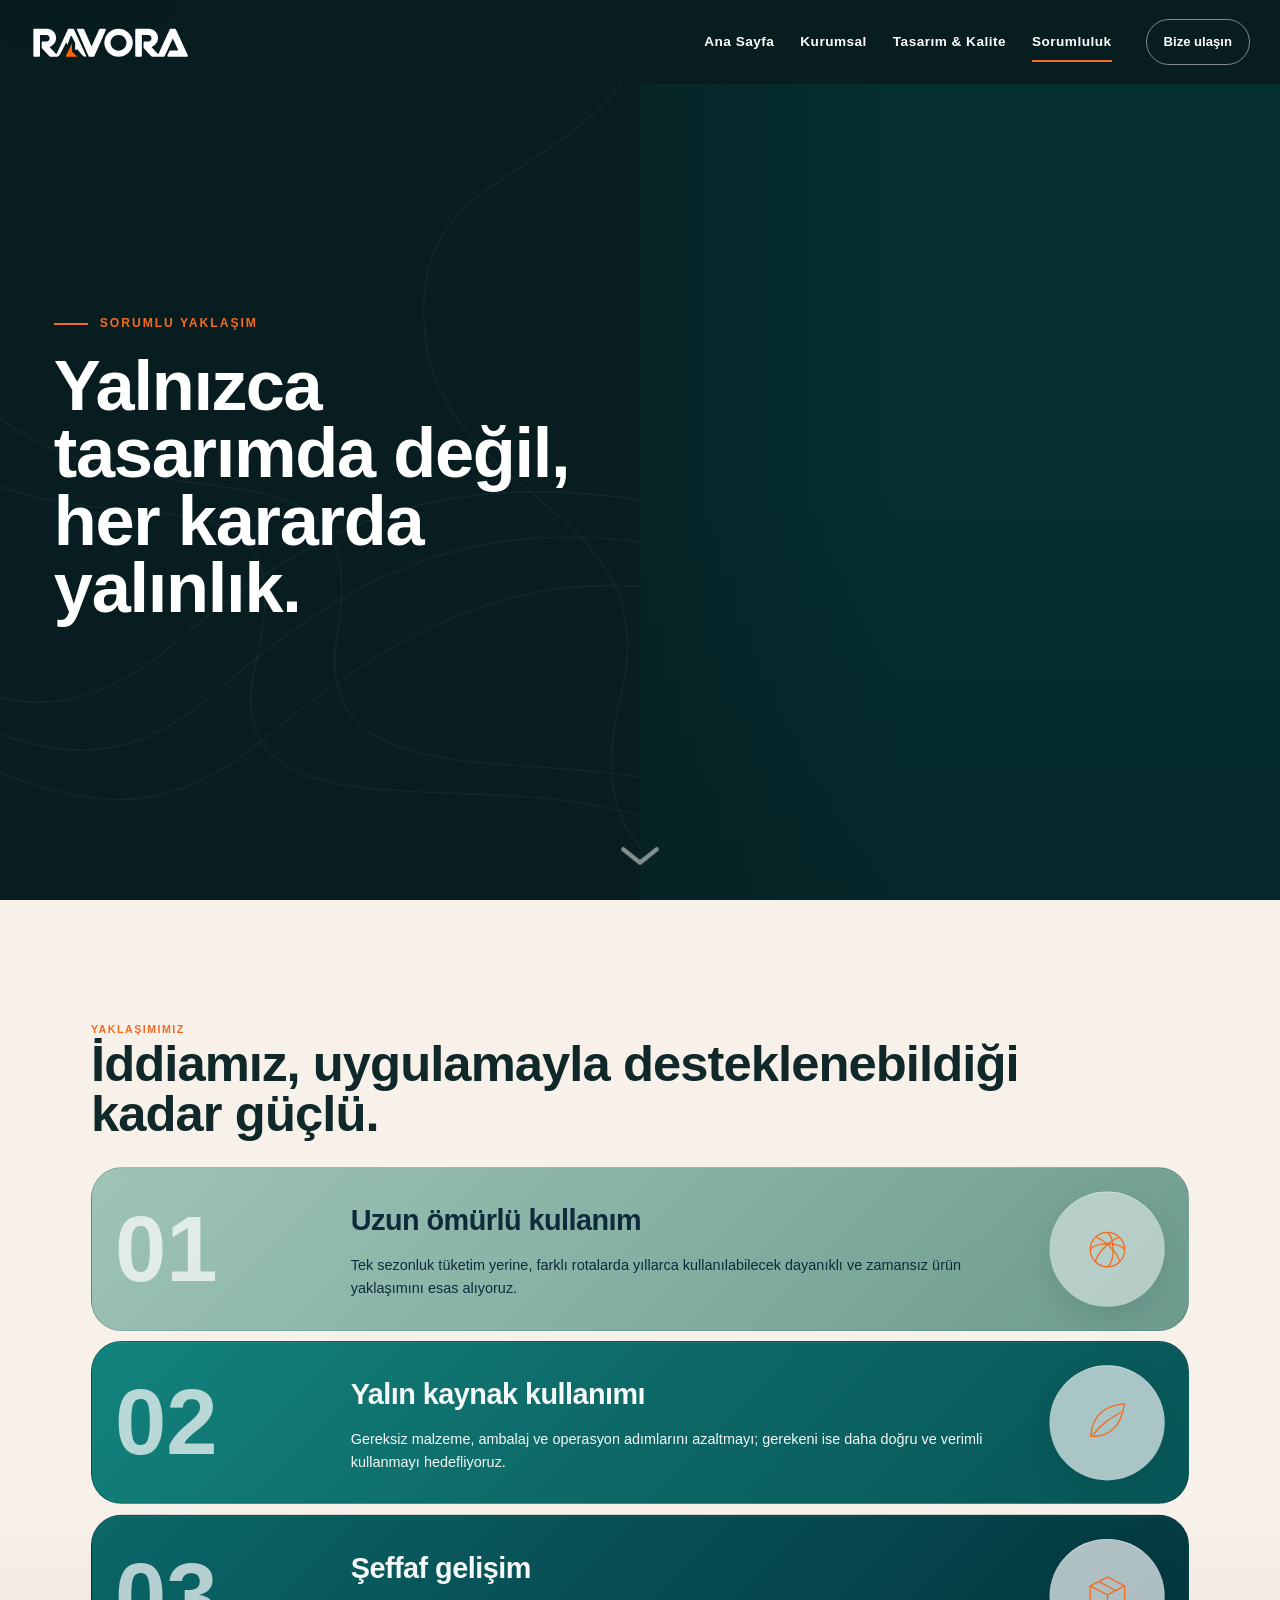
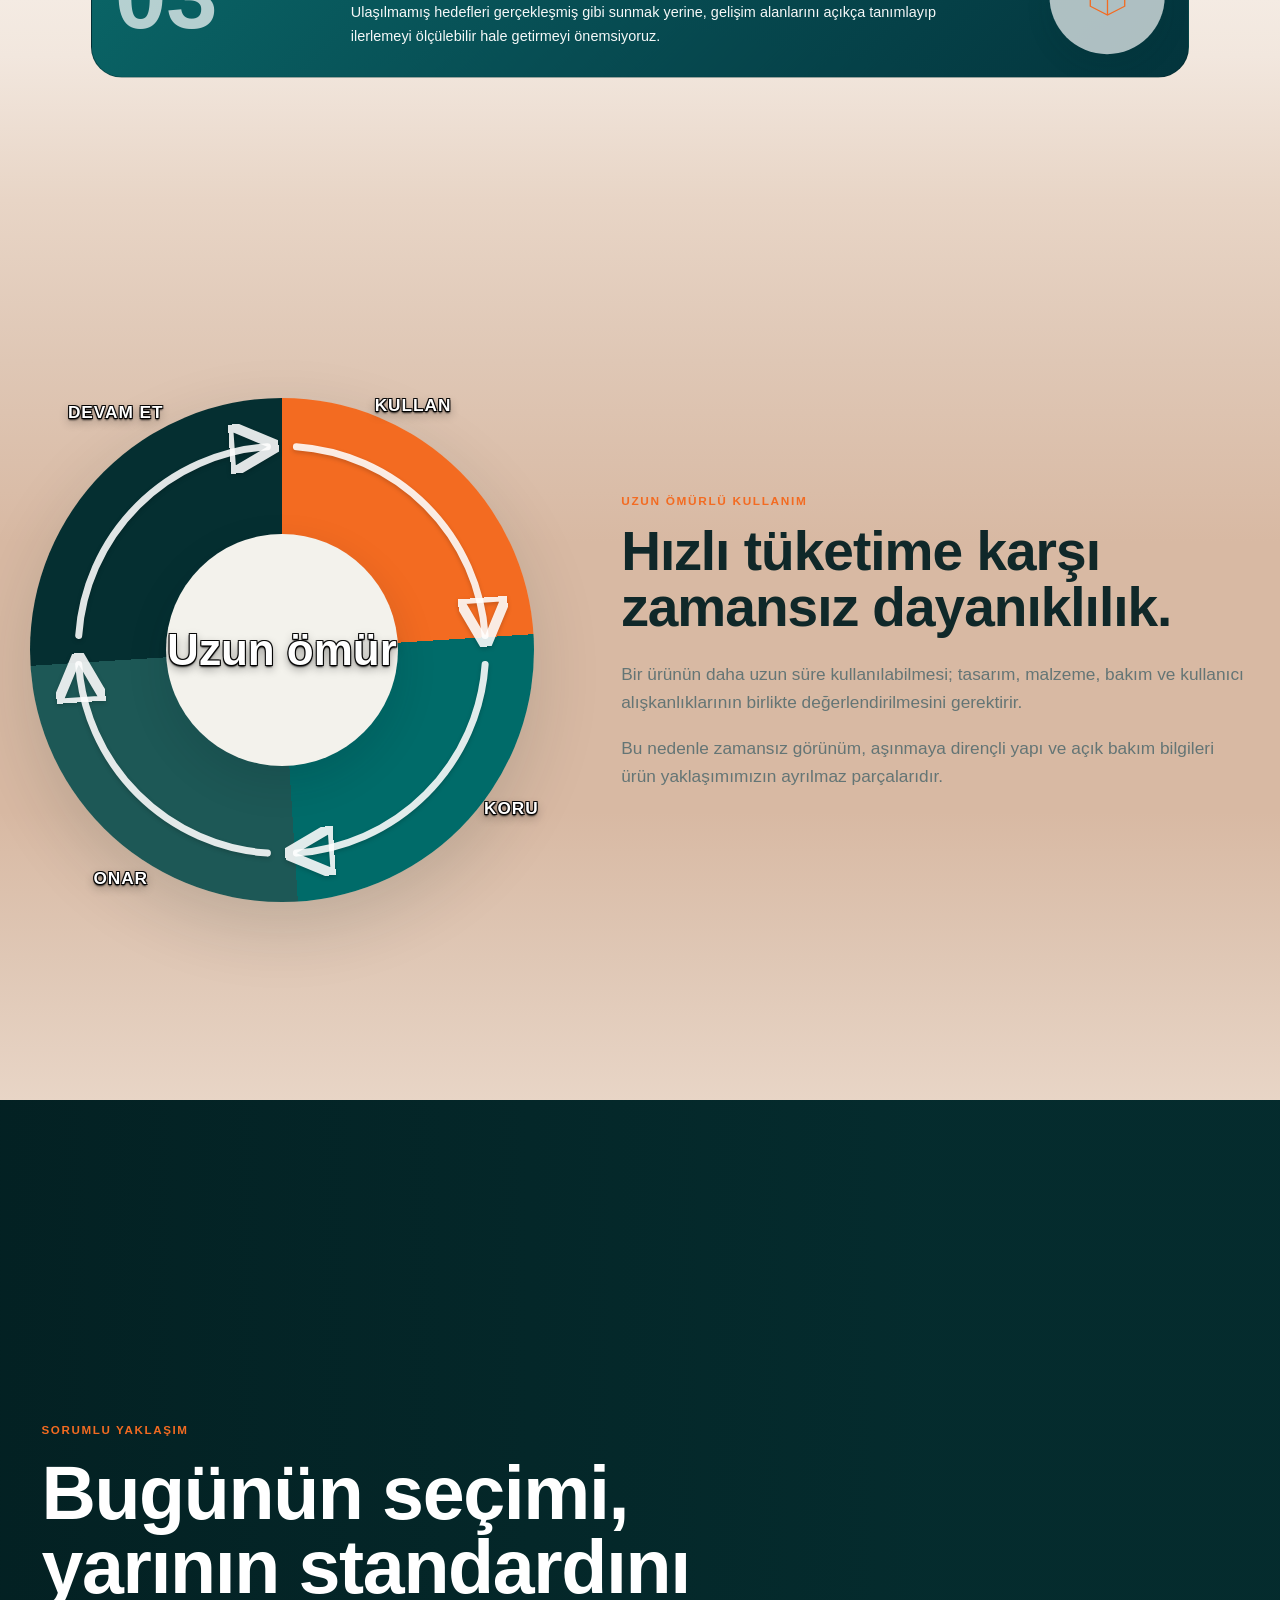
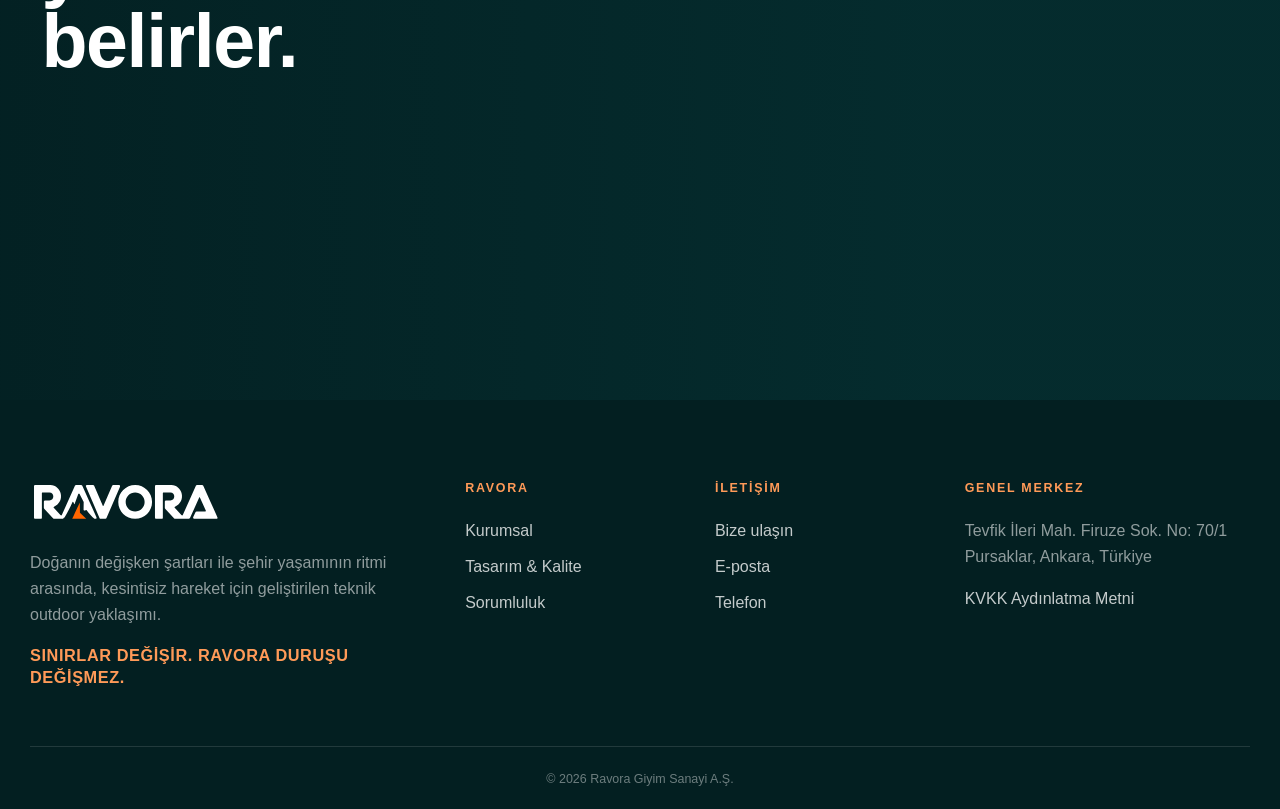
<file: sorumluluk.html>
<!DOCTYPE html>

<html lang="tr"><head><meta charset="utf-8"/><meta content="width=device-width,initial-scale=1" name="viewport"/><meta content="Sorumluluk — Ravora teknik outdoor giyim markası." name="description"/><title>Sorumluluk | Ravora</title><link href="assets/brand/favicon.png" rel="icon"/><link href="assets/css/style.css" rel="stylesheet"/><style>

.sorumluluk-page .card-row {
  box-sizing: border-box;
  height: auto !important;
  overflow: hidden;
}
.sorumluluk-page .card-row > b {
  color: rgba(255,255,255,.70) !important;
  -webkit-text-fill-color: rgba(255,255,255,.70) !important;
  background: none !important;
  -webkit-background-clip: border-box !important;
  background-clip: border-box !important;
  mix-blend-mode: normal !important;
  filter: none !important;
  opacity: 1 !important;
  position: relative;
  z-index: 3;
}
.sorumluluk-page .card-row > div:nth-child(2) {
  align-self: center;
}
.sorumluluk-page .card-row h3 {
  margin-top: 0;
}
.sorumluluk-page .card-row p {
  margin-bottom: 0;
}
.sorumluluk-page .card-row-icon {
  display: flex !important;
  align-items: center !important;
  justify-content: center !important;
  box-sizing: border-box;
  width: 128px !important;
  height: 128px !important;
  min-width: 128px;
  min-height: 128px;
  border-radius: 50%;
  color: #f36b21 !important;
  background: rgba(255,255,255,.20) !important;
  box-shadow: inset 0 1px 0 rgba(255,255,255,.38), 0 12px 28px rgba(1,40,40,.10);
}
.sorumluluk-page .card-row:nth-child(2) .card-row-icon {
  background: rgba(255,255,255,.65) !important;
}
.sorumluluk-page .card-row:nth-child(3) .card-row-icon {
  background: rgba(255,255,255,.68) !important;
}
.sorumluluk-page .card-row-icon svg {
  width: 58px !important;
  height: 58px !important;
  color: #f36b21 !important;
  stroke: #f36b21 !important;
}

@media (min-width: 901px) {
  .sorumluluk-page section.surface-white > .container {
    transform: scale(.90);
    transform-origin: center center;
  }
  .sorumluluk-page .card-row {
    display: grid !important;
    grid-template-columns: 220px minmax(0,1fr) 160px !important;
    align-items: center !important;
    min-height: 210px;
    padding-top: 28px !important;
    padding-bottom: 28px !important;
  }
  .sorumluluk-page .card-row-icon {
    justify-self: end;
  }
}

@media (max-width: 900px) {
  .sorumluluk-page .card-row {
    min-height: 280px;
  }
  .sorumluluk-page .card-row-icon {
    width: 96px !important;
    height: 96px !important;
    min-width: 96px;
    min-height: 96px;
  }
  .sorumluluk-page .card-row-icon svg {
    width: 46px !important;
    height: 46px !important;
  }
}



.sorumluluk-page main > .surface-white.viewport-module:nth-of-type(2) {
  background: linear-gradient(
    180deg,
    #f7f1ea 0%,
    #f7f1ea 68%,
    #f2e7de 84%,
    #e8d5c6 100%
  ) !important;
}




.sorumluluk-page main > .surface-sand.viewport-module:nth-of-type(3) {
  background: linear-gradient(
    180deg,
    #e8d5c6 0%,
    #dfc7b5 18%,
    #d8b9a3 38%,
    #d8b9a3 68%,
    #dfc7b5 84%,
    #e8d5c6 100%
  ) !important;
}




.sorumluluk-page {

  --rv-light: #f7f1ea;
  --rv-light-soft: #f2e7de;
  --rv-transition: #e8d5c6;
  --rv-dark-soft: #dfc7b5;
  --rv-dark: #d8b9a3;
}


.sorumluluk-page main > .surface-white.viewport-module:nth-of-type(2) {
  background: linear-gradient(
    180deg,
    var(--rv-light) 0%,
    var(--rv-light) 68%,
    var(--rv-light-soft) 84%,
    var(--rv-transition) 100%
  ) !important;
}


.sorumluluk-page main > .surface-sand.viewport-module:nth-of-type(3) {
  background: linear-gradient(
    180deg,
    var(--rv-transition) 0%,
    var(--rv-dark-soft) 18%,
    var(--rv-dark) 38%,
    var(--rv-dark) 68%,
    var(--rv-dark-soft) 84%,
    var(--rv-transition) 100%
  ) !important;
}

</style>

<style id="rv-hero-navigation-enhancements">

:root {
  --rv-hero-side-space: clamp(48px, 4.2vw, 82px);
  --rv-hero-top-space: clamp(190px, 27.7svh, 230px);
}

.rv-standard-hero {
  position: relative !important;
  isolation: isolate;
}

.rv-standard-hero .rv-hero-copy {
  z-index: 4 !important;
  box-sizing: border-box !important;
  display: flex !important;
  flex-direction: column !important;
  align-items: flex-start !important;
  justify-content: flex-start !important;
}

.rv-standard-hero .rv-hero-copy .breadcrumb {
  display: none !important;
}

.rv-standard-hero .rv-hero-copy .eyebrow {
  margin: 0 !important;
}

.rv-standard-hero .rv-hero-copy h1 {
  width: 100% !important;
  max-width: 740px !important;
  margin: 18px 0 28px !important;
  font-size: clamp(3rem, 5.5vw, 5.8rem) !important;
  line-height: .96 !important;
  letter-spacing: -.018em !important;
}

.rv-standard-hero .rv-hero-copy p {
  width: 100% !important;
  max-width: 620px !important;
  margin: 0 !important;
  font-size: 1.15rem !important;
  line-height: 1.62 !important;
}

.rv-standard-hero .rv-hero-copy .hero-actions {
  margin-top: 34px !important;
}


.page-light-header .legal-hero.rv-standard-hero,
.page-light-header .legal-hero.rv-standard-hero .rv-hero-copy h1 {
  color: #102829 !important;
}

.page-light-header .legal-hero.rv-standard-hero .rv-hero-copy p {
  color: rgba(16, 40, 41, .72) !important;
}


@media (min-width:1180px) {
  .rv-standard-hero .rv-hero-copy {
    width: 50vw !important;
    max-width: none !important;
    margin: 0 !important;
    padding-right: var(--rv-hero-side-space) !important;
    padding-bottom: 40px !important;
    padding-left: var(--rv-hero-side-space) !important;
    overflow: visible !important;
    transform: none !important;
  }

  .split-hero.rv-standard-hero .rv-hero-copy,
  .split-hero-dark.rv-standard-hero .rv-hero-copy {
    position: relative !important;
    top: auto !important;
    left: auto !important;
    height: 100% !important;
    padding-top: var(--rv-hero-top-space) !important;
  }

  .hero-home.rv-standard-hero .rv-hero-copy,
  .image-hero.rv-standard-hero .rv-hero-copy,
  .image-hero-contact.rv-standard-hero .rv-hero-copy,
  .legal-hero.rv-standard-hero .rv-hero-copy {
    position: absolute !important;
    top: 84px !important;
    right: auto !important;
    bottom: 0 !important;
    left: 0 !important;
    height: auto !important;
    padding-top: var(--rv-hero-top-space) !important;
  }
}


@media (min-width:768px) and (max-width:1179px) {
  .rv-standard-hero .rv-hero-copy {
    position: absolute !important;
    top: calc(50% + 36px) !important;
    right: auto !important;
    bottom: auto !important;
    left: 5vw !important;
    width: min(620px, 64vw) !important;
    max-width: none !important;
    height: auto !important;
    max-height: calc(100svh - 120px) !important;
    margin: 0 !important;
    padding: clamp(30px, 4.5vw, 54px) !important;
    overflow: hidden !important;
    transform: translateY(-50%) !important;
  }

  .rv-standard-hero .rv-hero-copy h1 {
    margin: 14px 0 22px !important;
    font-size: clamp(2.8rem, 6.5vw, 4.6rem) !important;
  }

  .rv-standard-hero .rv-hero-copy p {
    font-size: 1.05rem !important;
  }
}


@media (max-width:767px) {
  .rv-standard-hero .rv-hero-copy {
    position: absolute !important;
    top: calc(50% + 34px) !important;
    right: auto !important;
    bottom: auto !important;
    left: 15px !important;
    width: calc(100% - 30px) !important;
    max-width: none !important;
    height: auto !important;
    max-height: calc(100svh - 110px) !important;
    margin: 0 !important;
    padding: clamp(22px, 6vw, 30px) !important;
    overflow: hidden !important;
    transform: translateY(-50%) !important;
  }

  .rv-standard-hero .rv-hero-copy h1 {
    margin: 12px 0 18px !important;
    font-size: clamp(2.65rem, 12vw, 3.65rem) !important;
  }

  .rv-standard-hero .rv-hero-copy p {
    font-size: .95rem !important;
    line-height: 1.5 !important;
  }

  .rv-standard-hero .rv-hero-copy .hero-actions {
    margin-top: 22px !important;
  }
}


@media (min-width:1180px) and (max-height: 850px) {
  .rv-standard-hero .rv-hero-copy h1 {
    margin: 12px 0 18px !important;
    font-size: clamp(2.7rem, 4.8vw, 4.8rem) !important;
  }

  .rv-standard-hero .rv-hero-copy p {
    font-size: 1rem !important;
  }

  .rv-standard-hero .rv-hero-copy .hero-actions {
    margin-top: 24px !important;
  }
}


.rv-scroll-cue {
  position: fixed;
  z-index: 1400;
  left: 50%;
  bottom: clamp(18px, 3svh, 32px);
  display: flex;
  align-items: center;
  justify-content: center;
  width: 96px;
  height: 34px;
  padding: 0;
  border: 0;
  background: transparent;
  color: rgba(229, 236, 236, .5);
  transform: translateX(-50%);
  cursor: pointer;
  opacity: 1;
  transition: color .22s ease, transform .22s ease, opacity .22s ease;
}

.rv-scroll-cue svg {
  width: 72px;
  height: 20px;
  overflow: visible;
  filter: drop-shadow(0 1px 1px rgba(0, 0, 0, .34)) drop-shadow(0 0 1px rgba(255, 255, 255, .24));
  animation: rvCueBlink 1.8s ease-in-out infinite;
  transition: transform .22s ease;
}

.rv-scroll-cue.is-last svg {
  transform: rotate(180deg);
}

.rv-scroll-cue:hover,
.rv-scroll-cue:focus-visible {
  color: rgba(245, 248, 248, .72);
  transform: translateX(-50%) translateY(-2px);
  outline: none;
}

@keyframes rvCueBlink {
  0%, 100% { opacity: .34; }
  50% { opacity: 1; }
}


.rv-back-to-top {
  display: none !important;
}

body.nav-open .rv-scroll-cue {
  opacity: 0 !important;
  visibility: hidden !important;
  pointer-events: none !important;
}

@media (max-width:767px) {
  .rv-scroll-cue {
    width: 84px;
    height: 30px;
    bottom: 16px;
  }

  .rv-scroll-cue svg {
    width: 64px;
    height: 18px;
  }
}

@media (prefers-reduced-motion: reduce) {
  .rv-scroll-cue svg {
    animation: none !important;
  }

  .rv-scroll-cue,
  .rv-scroll-cue svg {
    transition-duration: .01ms !important;
  }
}
</style>
</head><body class="module-scroll-page sorumluluk-page"><a class="skip-link" href="#main-content">İçeriğe geç</a>
<header aria-label="Site üst alanı" class="header">
<div class="container header-container">
<a aria-label="Ravora ana sayfa" class="header-brand" href="index.html">
<img alt="" class="brand-logo brand-logo-light" src="assets/brand/ravora-logo-white.svg"/>
<img alt="" class="brand-logo brand-logo-color" src="assets/brand/ravora-logo.svg"/>
</a>
<nav aria-label="Ana menü" class="navigation-desktop"><a class="navigation-link" href="index.html">Ana Sayfa</a><a class="navigation-link" href="kurumsal.html">Kurumsal</a><a class="navigation-link" href="tasarim-kalite.html">Tasarım &amp; Kalite</a><a class="navigation-link active" href="sorumluluk.html">Sorumluluk</a></nav>
<a class="header-action" href="iletisim.html">Bize ulaşın</a>
<button aria-expanded="false" aria-label="Menüyü aç" class="navigation-toggle" type="button"><svg fill="none" stroke="currentColor" stroke-linecap="round" stroke-width="1.8" viewbox="0 0 24 24"><path d="M4 7h16M4 12h16M4 17h16"></path></svg></button>
</div>
</header><div aria-hidden="true" class="navigation-mobile"><div class="navigation-panel"><div class="navigation-header"><img alt="" src="assets/brand/ravora-logo.svg"/><button aria-label="Menüyü kapat" class="navigation-close" type="button"><svg fill="none" stroke="currentColor" stroke-linecap="round" stroke-width="1.8" viewbox="0 0 24 24"><path d="m6 6 12 12M18 6 6 18"></path></svg></button></div><nav aria-label="Mobil menü"><a class="navigation-link" href="index.html">Ana Sayfa</a><a class="navigation-link" href="kurumsal.html">Kurumsal</a><a class="navigation-link" href="tasarim-kalite.html">Tasarım &amp; Kalite</a><a class="navigation-link active" href="sorumluluk.html">Sorumluluk</a><a class="navigation-link" href="iletisim.html">İletişim</a></nav><div class="navigation-contact"><a href="mailto:ravora@ravoragiyim.com">ravora@ravoragiyim.com</a><a href="tel:+905071684352">+90 (507) 168 43 52</a></div></div></div><main id="main-content">
<section class="split-hero-dark viewport-module rv-standard-hero"><div class="split-hero-dark-content hero-content-top rv-hero-copy"><div class="eyebrow">Sorumlu yaklaşım</div><h1>Yalnızca tasarımda değil, her kararda yalınlık.</h1></div><div class="split-hero-dark-media"><picture class="media-picture"><source media="(max-width:767px)" srcset="assets/img/sorumluluk_hero_image001_1080x1350_m.webp"/><source media="(max-width:1179px)" srcset="assets/img/sorumluluk_hero_image001_1200x900_t.webp"/><img alt="" decoding="async" height="1200" src="assets/img/sorumluluk_hero_image001_1200x1200_d.webp" width="1200"/></picture></div><button aria-label="Sonraki bölüme geç" class="rv-scroll-cue" title="Aşağı kaydır" type="button"><svg aria-hidden="true" fill="none" stroke="currentColor" stroke-linecap="round" stroke-linejoin="round" stroke-width="2.6" viewBox="0 0 24 12"><path d="M2 2l10 8 10-8"></path></svg></button></section>
<section class="section surface-white viewport-module"><div class="container"><div class="section-header reveal section-header-full"><div><div class="kicker">Yaklaşımımız</div><h2 class="section-title">İddiamız, uygulamayla desteklenebildiği kadar güçlü.</h2></div></div><div class="card-list"><article class="card-row reveal"><b>01</b><div><h3>Uzun ömürlü kullanım</h3><p>Tek sezonluk tüketim yerine, farklı rotalarda yıllarca kullanılabilecek dayanıklı ve zamansız ürün yaklaşımını esas alıyoruz.</p></div><div class="card-row-icon"><svg fill="none" stroke="currentColor" stroke-width="3" viewbox="0 0 120 120"><circle cx="60" cy="60" r="39"></circle><path d="M60 21c17 12 17 66 0 78M21 60c12-17 66-17 78 0M33 33c18 2 52 36 54 54M87 33C69 35 35 69 33 87"></path></svg></div></article><article class="card-row reveal"><b>02</b><div><h3>Yalın kaynak kullanımı</h3><p>Gereksiz malzeme, ambalaj ve operasyon adımlarını azaltmayı; gerekeni ise daha doğru ve verimli kullanmayı hedefliyoruz.</p></div><div class="card-row-icon"><svg fill="none" stroke="currentColor" stroke-width="3" viewbox="0 0 120 120"><path d="M98 18C55 21 25 45 22 91c36 4 69-17 76-73Z"></path><path d="M27 88c20-25 39-37 64-51"></path></svg></div></article><article class="card-row reveal"><b>03</b><div><h3>Şeffaf gelişim</h3><p>Ulaşılmamış hedefleri gerçekleşmiş gibi sunmak yerine, gelişim alanlarını açıkça tanımlayıp ilerlemeyi ölçülebilir hale getirmeyi önemsiyoruz.</p></div><div class="card-row-icon"><svg fill="none" stroke="currentColor" stroke-width="3" viewbox="0 0 120 120"><path d="m60 17 39 20-39 20-39-20 39-20Z"></path><path d="M21 37v46l39 20 39-20V37M60 57v46"></path><path d="m41 28 39 20"></path></svg></div></article></div></div></section>
<section class="section surface-sand viewport-module"><div class="container"><div class="diagram-layout"><div class="cycle-diagram reveal"><span class="cycle-label" data-step="01">KULLAN</span><span class="cycle-label" data-step="02">KORU</span><span class="cycle-label" data-step="03">ONAR</span><span class="cycle-label" data-step="04">DEVAM ET</span><svg aria-hidden="true" class="cycle-lines" viewbox="0 0 100 100"><defs><marker id="cycle-arrow" markerheight="7" markerwidth="7" orient="auto" refx="5.4" refy="3.5"><path d="M0,0 L7,3.5 L0,7 Z" fill="rgba(255,255,255,.88)"></path></marker></defs><path d="M53 8 A42 42 0 0 1 92 47"></path><path d="M92 53 A42 42 0 0 1 53 92"></path><path d="M47 92 A42 42 0 0 1 8 53"></path><path d="M8 47 A42 42 0 0 1 47 8"></path></svg><div class="cycle-center">Uzun ömür</div></div><div class="diagram-content reveal delay-1"><div class="kicker">Uzun ömürlü kullanım</div><h2>Hızlı tüketime karşı zamansız dayanıklılık.</h2><p>Bir ürünün daha uzun süre kullanılabilmesi; tasarım, malzeme, bakım ve kullanıcı alışkanlıklarının birlikte değerlendirilmesini gerektirir.</p><p>Bu nedenle zamansız görünüm, aşınmaya dirençli yapı ve açık bakım bilgileri ürün yaklaşımımızın ayrılmaz parçalarıdır.</p></div></div></div></section>
<section class="feature-banner viewport-module"><picture class="media-picture"><source media="(max-width:767px)" srcset="assets/img/sorumluluk_banner_image001_1080x1350_m.webp"/><source media="(max-width:1179px)" srcset="assets/img/sorumluluk_banner_image001_1200x900_t.webp"/><img alt="" decoding="async" height="1080" src="assets/img/sorumluluk_banner_image001_1920x1080_d.webp" width="1920"/></picture><div class="container feature-banner-content"><div class="kicker">Sorumlu yaklaşım</div><h2>Bugünün seçimi, yarının standardını belirler.</h2></div></section>
</main><footer class="footer"><div class="container"><div class="footer-columns">
<div class="footer-intro"><img alt="" src="assets/brand/ravora-logo-white.svg"/><p>Doğanın değişken şartları ile şehir yaşamının ritmi arasında, kesintisiz hareket için geliştirilen teknik outdoor yaklaşımı.</p><div class="footer-tagline">SINIRLAR DEĞİŞİR. RAVORA DURUŞU DEĞİŞMEZ.</div></div>
<div><h3>Ravora</h3><a href="kurumsal.html">Kurumsal</a><a href="tasarim-kalite.html">Tasarım &amp; Kalite</a><a href="sorumluluk.html">Sorumluluk</a></div>
<div><h3>İletişim</h3><a href="iletisim.html">Bize ulaşın</a><a href="mailto:ravora@ravoragiyim.com">E-posta</a><a href="tel:+905071684352">Telefon</a></div>
<div class="footer-address"><h3>Genel merkez</h3><p>Tevfik İleri Mah. Firuze Sok. No: 70/1<br/>Pursaklar, Ankara, Türkiye</p><a href="kvkk.html">KVKK Aydınlatma Metni</a></div>
</div><div class="footer-bottom"><span>© 2026 Ravora Giyim Sanayi A.Ş.</span></div></div></footer>
<script src="assets/js/main.js"></script>
<script id="rv-page-navigation-enhancements">
(function () {
  "use strict";

  var cue = document.querySelector(".rv-scroll-cue");
  if (!cue) return;

  if (cue.parentNode !== document.body) {
    document.body.appendChild(cue);
  }

  var modules = Array.prototype.slice.call(document.querySelectorAll("main > .viewport-module"));
  if (!modules.length) return;

  var reduceMotion = window.matchMedia && window.matchMedia("(prefers-reduced-motion: reduce)").matches;
  var scrollBehavior = reduceMotion ? "auto" : "smooth";

  function elementTop(element) {
    var top = Math.round(element.getBoundingClientRect().top + window.pageYOffset);
    var shortViewport = window.matchMedia && window.matchMedia("(min-width:1180px) and (min-height:640px) and (max-height:850px)").matches;
    if (!shortViewport || !element.matches(".section.viewport-module:not(.combined-quote-callout)")) return top;
    var fixedHeader = document.querySelector(".header");
    var headerHeight = fixedHeader ? Math.round(fixedHeader.getBoundingClientRect().height) : 72;
    return Math.max(0, top - headerHeight);
  }

  function getActiveModuleIndex() {
    var viewportMid = window.innerHeight * 0.5;
    var bestIndex = 0;
    var bestDistance = Infinity;

    modules.forEach(function (module, index) {
      var rect = module.getBoundingClientRect();
      var moduleMid = rect.top + rect.height / 2;
      var distance = Math.abs(moduleMid - viewportMid);
      if (distance < bestDistance) {
        bestDistance = distance;
        bestIndex = index;
      }
    });

    return bestIndex;
  }

  function updateCueState() {
    var activeIndex = getActiveModuleIndex();
    var isLast = activeIndex === modules.length - 1;

    cue.classList.toggle("is-last", isLast);
    cue.setAttribute("aria-label", isLast ? "Sayfanın başına dön" : "Sonraki bölüme geç");
    cue.setAttribute("title", isLast ? "Yukarı çık" : "Aşağı kaydır");
  }

  cue.addEventListener("click", function () {
    var activeIndex = getActiveModuleIndex();

    if (activeIndex >= modules.length - 1) {
      window.scrollTo({ top: 0, behavior: scrollBehavior });
      return;
    }

    var next = modules[activeIndex + 1];
    if (!next) return;
    window.scrollTo({ top: elementTop(next), behavior: scrollBehavior });
  });

  window.addEventListener("scroll", updateCueState, { passive: true });
  window.addEventListener("resize", updateCueState);
  updateCueState();
}());
</script>
</body></html>
</file>
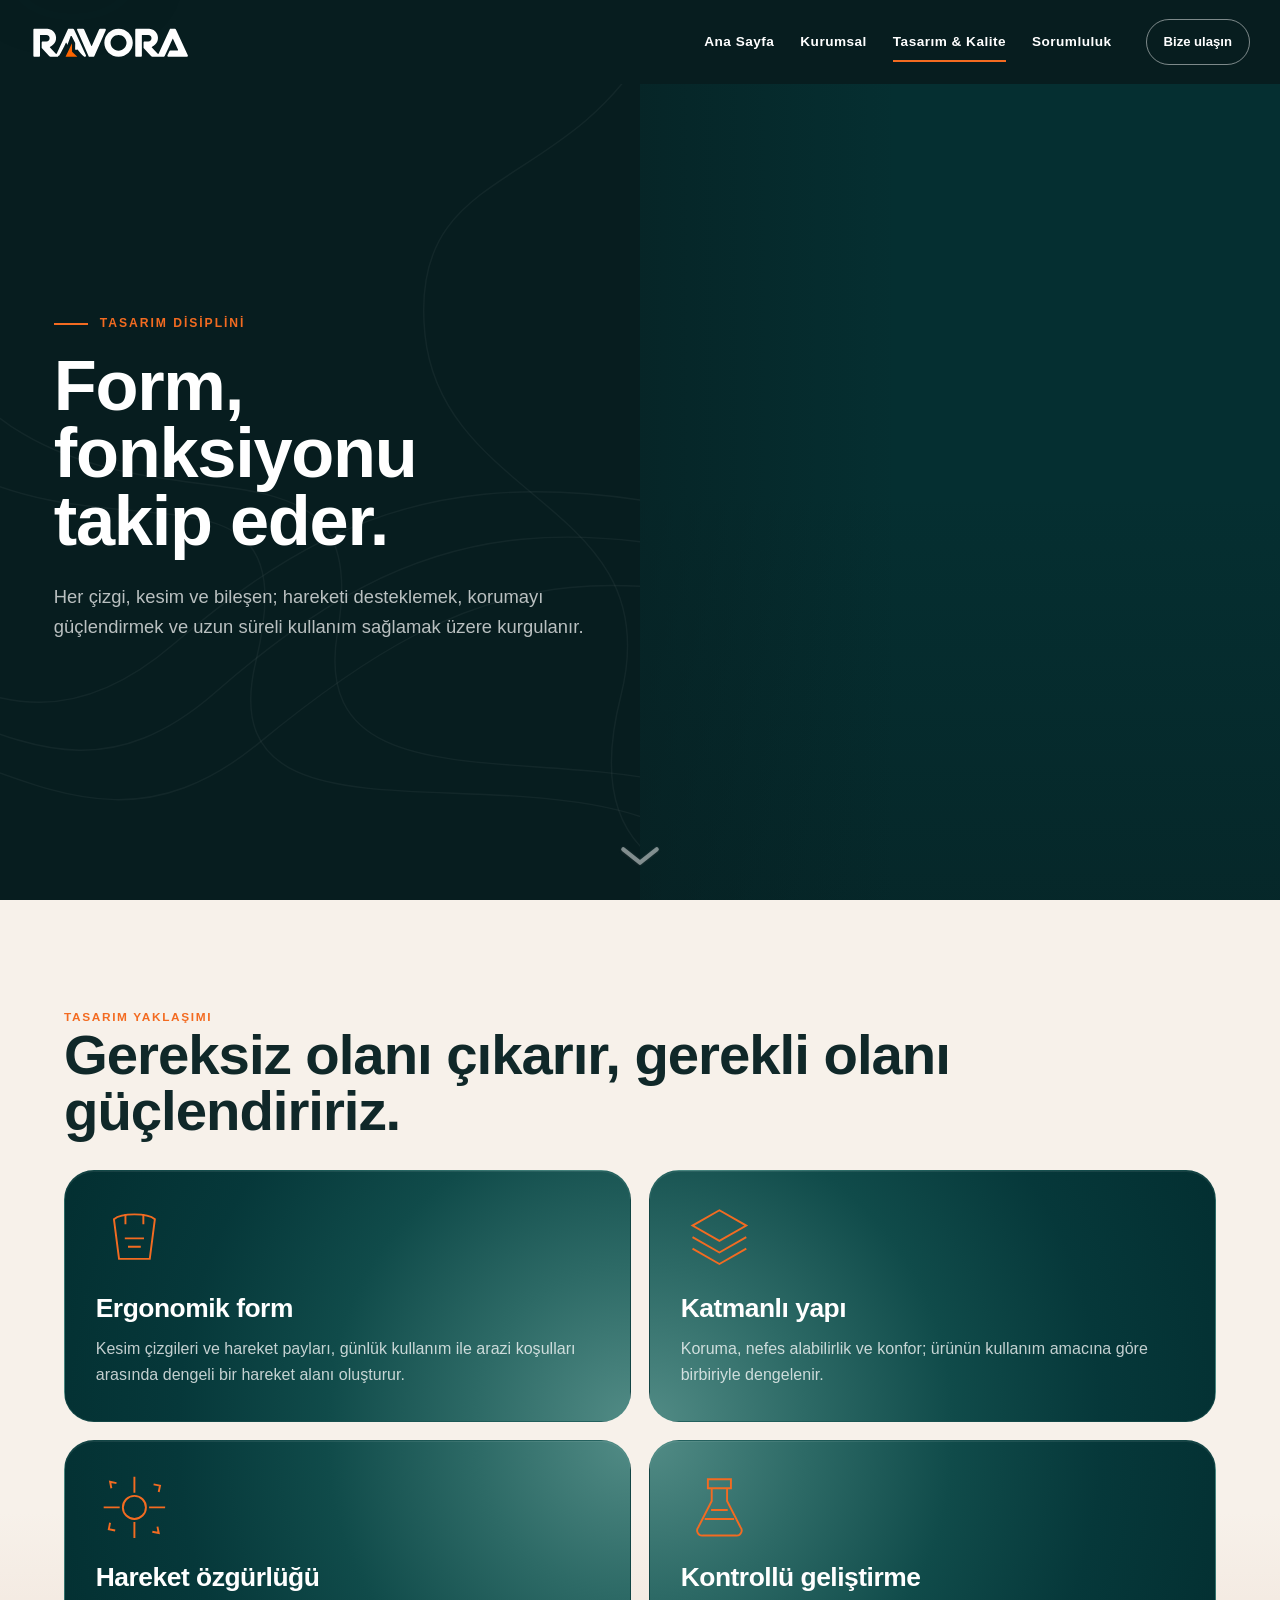
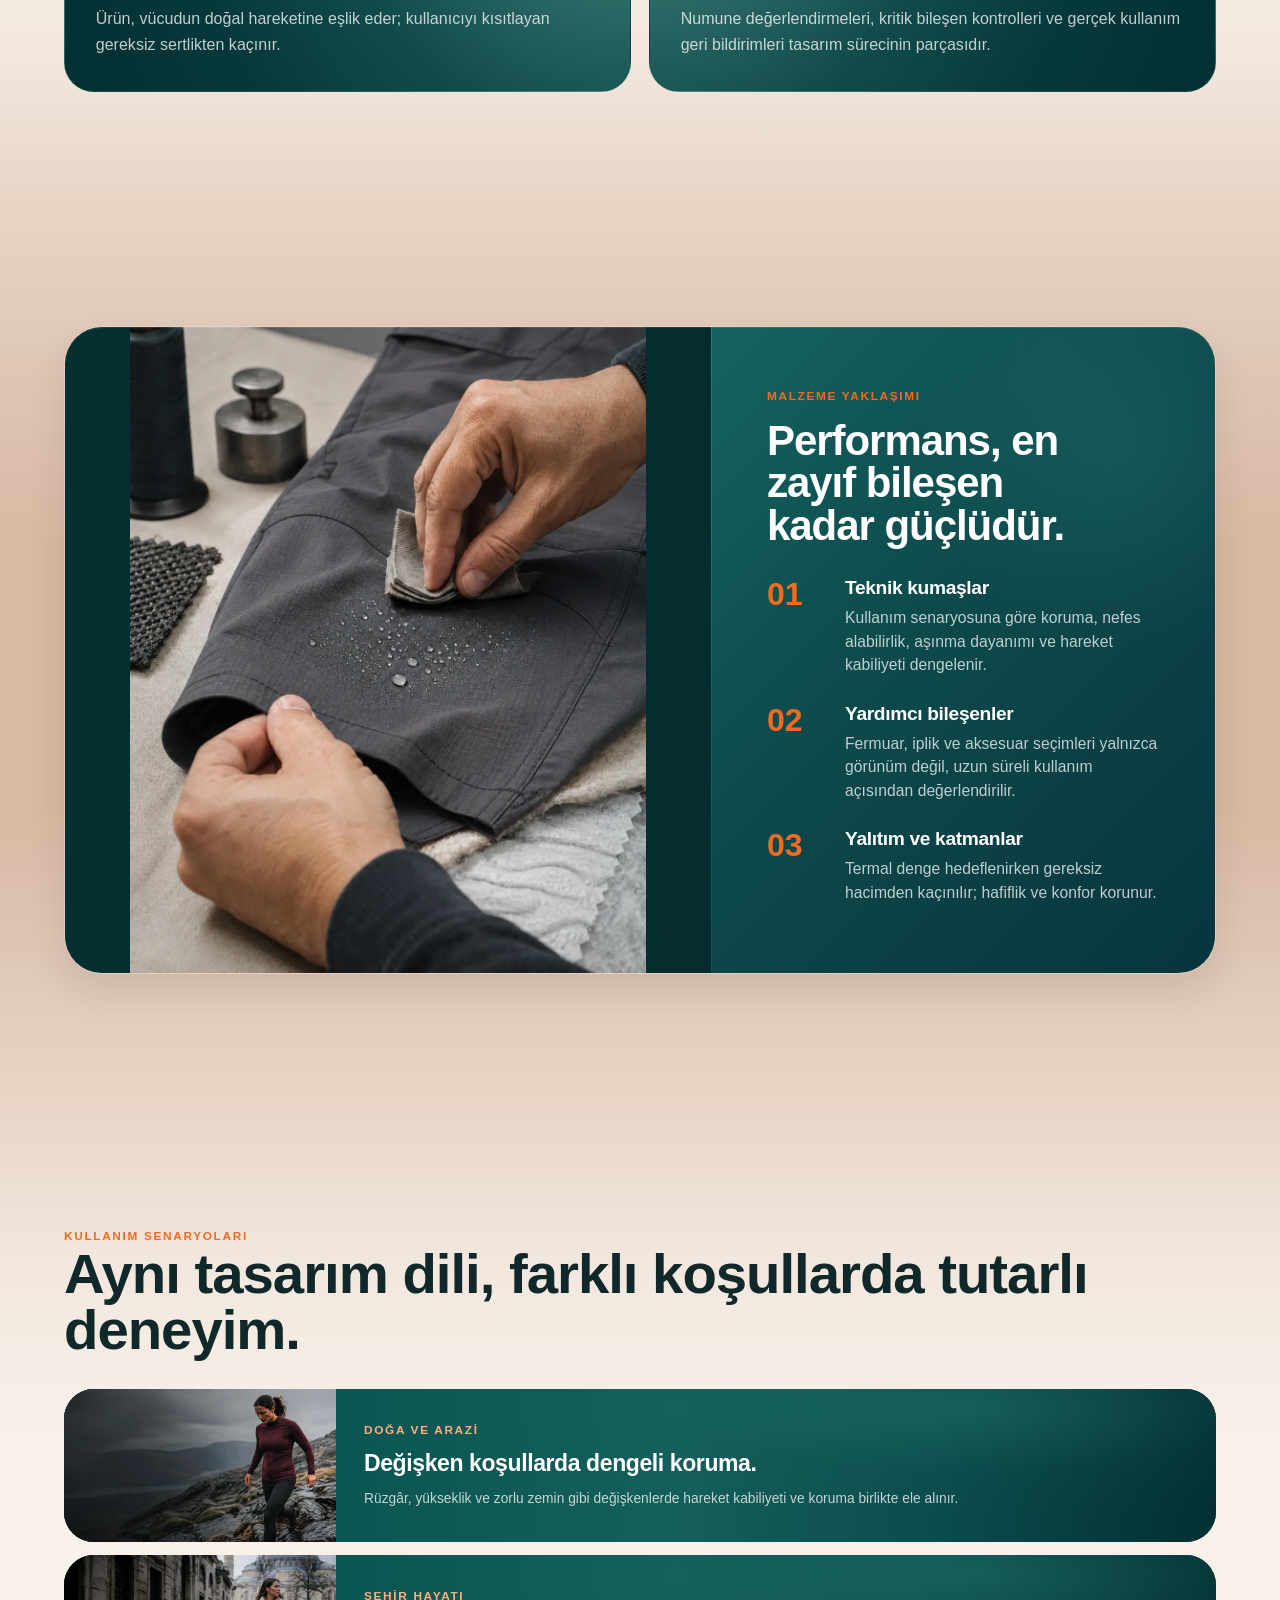
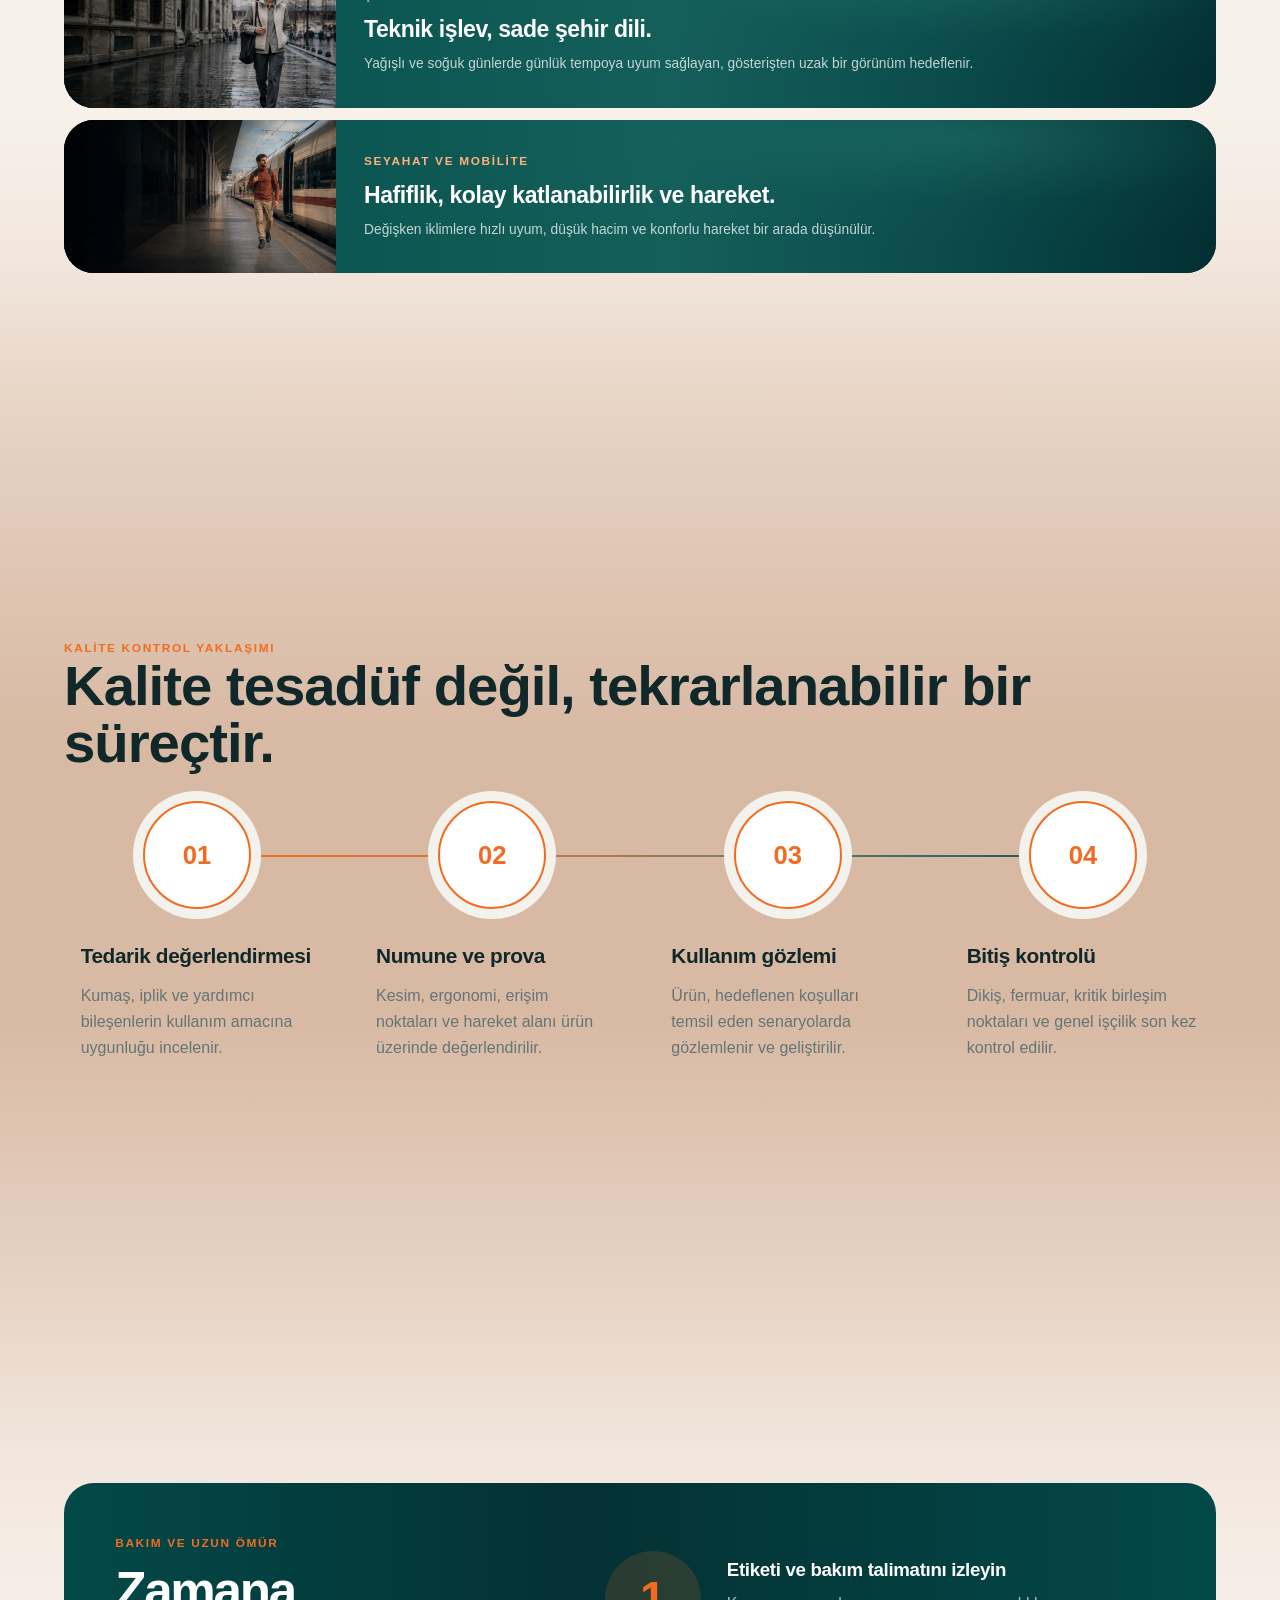
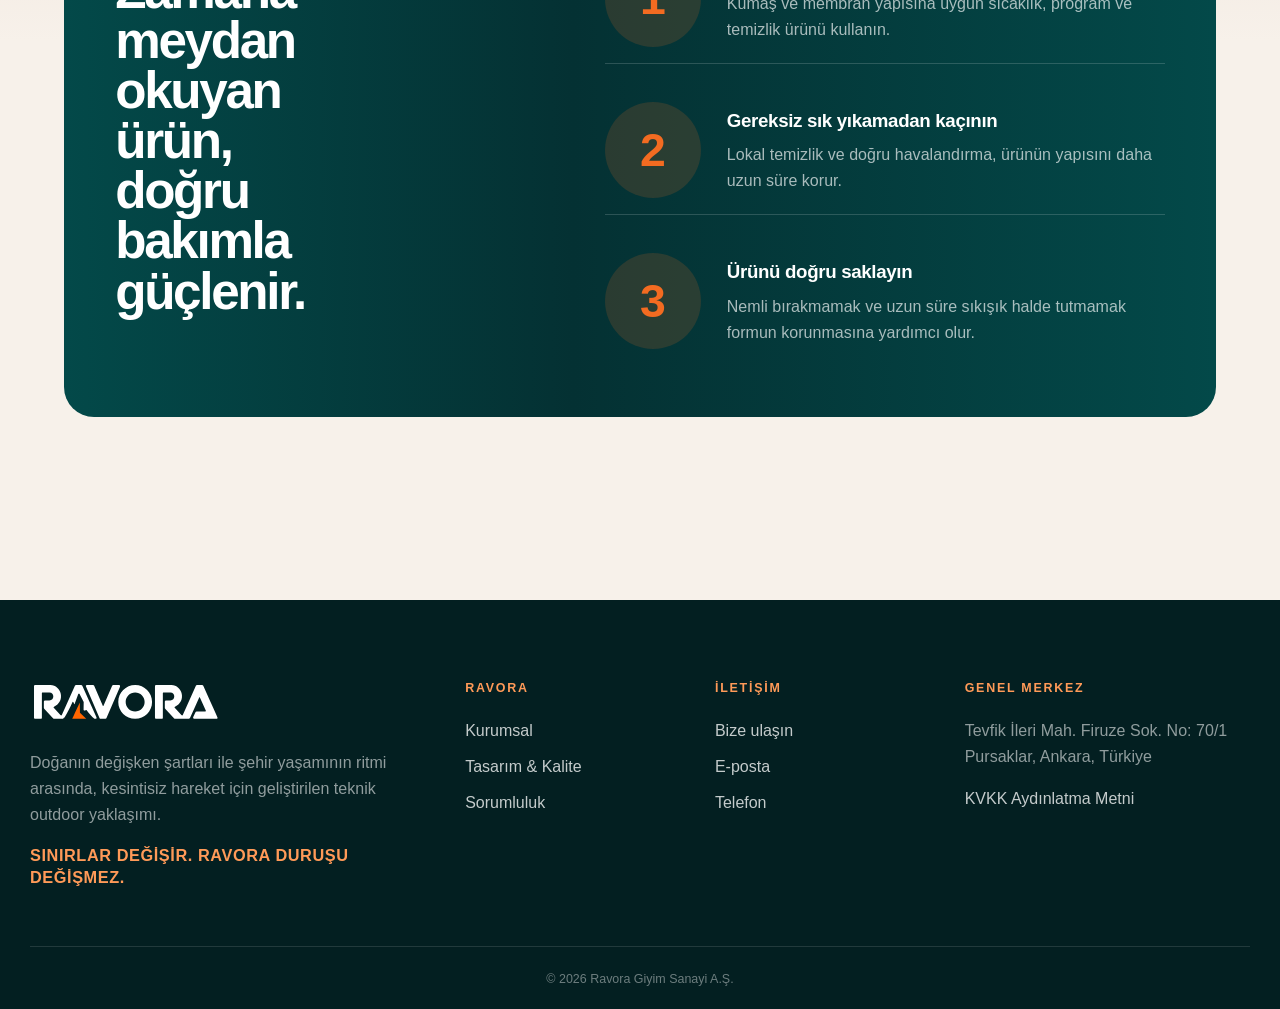
<file: tasarim-kalite.html>
<!DOCTYPE html>

<html lang="tr"><head><meta charset="utf-8"/><meta content="width=device-width,initial-scale=1" name="viewport"/><meta content="Tasarım &amp; Kalite — Ravora teknik outdoor giyim markası." name="description"/><title>Tasarım &amp; Kalite | Ravora</title><link href="assets/brand/favicon.png" rel="icon"/><link href="assets/css/style.css" rel="stylesheet"/><style>

.tasarim-kalite-page .card-grid-two-wide .feature-box {
  position: relative;
  isolation: isolate;
  overflow: hidden;
  color: #fff;
  border-color: rgba(76, 142, 133, .22);
  box-shadow: 0 20px 44px rgba(2, 48, 47, .16), inset 0 1px 0 rgba(255,255,255,.08);
}
.tasarim-kalite-page .card-grid-two-wide .feature-box::before {
  display: none;
}
.tasarim-kalite-page .card-grid-two-wide .feature-box:nth-child(1) {
  background: radial-gradient(circle at 100% 100%, #518b85 0%, #2d6a66 25%, #104b4a 49%, #06383a 73%, #032f31 100%);
}
.tasarim-kalite-page .card-grid-two-wide .feature-box:nth-child(2) {
  background: radial-gradient(circle at 0% 100%, #518b85 0%, #2d6a66 25%, #104b4a 49%, #06383a 73%, #032f31 100%);
}
.tasarim-kalite-page .card-grid-two-wide .feature-box:nth-child(3) {
  background: radial-gradient(circle at 100% 0%, #518b85 0%, #2d6a66 25%, #104b4a 49%, #06383a 73%, #032f31 100%);
}
.tasarim-kalite-page .card-grid-two-wide .feature-box:nth-child(4) {
  background: radial-gradient(circle at 0% 0%, #518b85 0%, #2d6a66 25%, #104b4a 49%, #06383a 73%, #032f31 100%);
}
.tasarim-kalite-page .card-grid-two-wide .feature-box h3 {
  color: #fff;
}
.tasarim-kalite-page .card-grid-two-wide .feature-box p {
  color: rgba(255, 255, 255, .76);
}

.tasarim-kalite-page .image-banner {
  position: relative;
  isolation: isolate;
  overflow: hidden;
  background: linear-gradient(110deg, #106762 0%, #064846 48%, #022f31 100%);
  box-shadow: 0 14px 34px rgba(1, 46, 45, .12);
}
.tasarim-kalite-page .image-banner::after {
  content: "";
  position: absolute;
  z-index: 1;
  inset: 0;
  pointer-events: none;
  background:
    radial-gradient(ellipse at 78% 0%, rgba(49, 158, 130, .34) 0%, rgba(26, 112, 98, .14) 34%, transparent 58%),
    repeating-linear-gradient(135deg, rgba(255, 255, 255, .018) 0 1px, transparent 1px 13px),
    linear-gradient(112deg, rgba(8, 96, 87, .50) 0%, rgba(3, 61, 61, .78) 48%, rgba(1, 31, 35, .97) 100%);
}
.tasarim-kalite-page .image-banner-content {
  z-index: 2;
  box-sizing: border-box;
  max-width: none;
  margin: 0;
  background:
    radial-gradient(ellipse at 72% -15%, rgba(56, 158, 132, .48) 0%, rgba(24, 108, 97, .18) 38%, transparent 62%),
    linear-gradient(118deg, #0b5f59 0%, #064846 46%, #022f32 100%) !important;
  box-shadow: inset 1px 0 rgba(255,255,255,.06), inset 0 1px rgba(255,255,255,.035);
}
.tasarim-kalite-page .image-banner-content > :first-child {
  margin-top: 0;
}
.tasarim-kalite-page .image-banner-content > :last-child {
  margin-bottom: 0;
}

@media (min-width: 901px) {
  .tasarim-kalite-page .image-banner-content {
    position: absolute !important;
    inset: 0 0 0 33% !important;
    display: flex !important;
    flex-direction: column;
    align-items: flex-start;
    justify-content: center;
    overflow: hidden;
    transform: none !important;
    padding: 16px 32px 16px 28px !important;
  }
  .tasarim-kalite-page .image-banner-content b,
  .tasarim-kalite-page .image-banner-content h3,
  .tasarim-kalite-page .image-banner-content p {
    flex: 0 0 auto;
  }
  .tasarim-kalite-page .image-banner-content h3 {
    margin-top: .35rem;
    margin-bottom: .35rem;
  }
  .tasarim-kalite-page .image-banner-content p {
    margin-top: 0;
  }
  .tasarim-kalite-page .steps-complete .step:last-child .step-number {
    transform: translateX(50%);
  }
  .tasarim-kalite-page .split-panel-heading h2 {
    max-width: 9ch;
    font-size: clamp(3rem, 4vw, 4rem);
    line-height: .98;
    letter-spacing: -.045em;
  }
  .tasarim-kalite-page .split-panel {
    background: linear-gradient(90deg, #034949 0%, #043133 44.2%, #034949 100%) !important;
  }
  .tasarim-kalite-page .split-panel-heading,
  .tasarim-kalite-page .split-panel-list {
    background: transparent !important;
  }
  .tasarim-kalite-page .split-panel-item {
    display: grid;
    grid-template-columns: 96px minmax(0, 1fr);
    align-items: center;
    column-gap: 26px;
  }
  .tasarim-kalite-page .split-panel-item > b {
    display: inline-flex !important;
    align-items: center !important;
    justify-content: center !important;
    align-self: center;
    box-sizing: border-box !important;
    width: 96px !important;
    height: 96px !important;
    min-width: 96px !important;
    max-width: 96px !important;
    padding: 0 !important;
    margin: 0 !important;
    border-radius: 50%;
    font-size: 2.9rem;
    line-height: 1;
  }
}

@media (max-width: 900px) {
  .tasarim-kalite-page .image-banner-content {
    top: auto;
    bottom: 0;
    transform: none;
    padding-top: 24px;
    padding-bottom: 24px;
  }
  .tasarim-kalite-page .split-panel-heading h2 {
    font-size: clamp(2.6rem, 10vw, 4.25rem);
    line-height: 1;
  }
  .tasarim-kalite-page .split-panel-item {
    align-items: center;
  }
  .tasarim-kalite-page .split-panel-item > b {
    display: inline-flex;
    align-items: center;
    justify-content: center;
  }
}




.tasarim-kalite-page {
  --rv-bg-body: #f3ece4;
  --rv-light: #f7f1ea;
  --rv-light-soft: #f2e7de;
  --rv-transition: #e8d5c6;
  --rv-dark-soft: #dfc7b5;
  --rv-dark: #d8b9a3;
  background: var(--rv-bg-body);
}

.tasarim-kalite-page main > section {
  position: relative;
  box-sizing: border-box;
  overflow: hidden;
}


.tasarim-kalite-page .split-hero-dark.viewport-module {
  isolation: isolate;
}


.tasarim-kalite-page main > .surface-white.viewport-module:nth-of-type(2) {
  min-height: 100svh;
  padding: clamp(54px, 7vh, 92px) 0;
  display: flex;
  align-items: center;
  background: linear-gradient(
    180deg,
    var(--rv-light) 0%,
    var(--rv-light) 68%,
    var(--rv-light-soft) 84%,
    var(--rv-transition) 100%
  );
}

.tasarim-kalite-page main > .surface-white.viewport-module:nth-of-type(2) > .container {
  width: min(90vw, 1680px);
  max-width: none;
}


.tasarim-kalite-page .split-layout.viewport-module {
  width: 100%;
  height: calc(100svh - 82px);
  min-height: 760px;
  margin: 0;
  padding: 0;
  display: block;
  position: relative;
  background: linear-gradient(
    180deg,
    var(--rv-transition) 0%,
    var(--rv-light-soft) 18%,
    var(--rv-light) 36%,
    var(--rv-light) 68%,
    var(--rv-light-soft) 84%,
    var(--rv-transition) 100%
  );
}

.tasarim-kalite-page .split-layout.viewport-module::before {
  content: "";
  position: absolute;
  inset: 0;
  z-index: 0;
  pointer-events: none;
  background:
    radial-gradient(circle at 18% 24%, rgba(255,255,255,.11) 0%, rgba(255,255,255,0) 30%),
    radial-gradient(circle at 86% 76%, rgba(112,79,64,.07) 0%, rgba(112,79,64,0) 34%);
}

.tasarim-kalite-page .split-layout .split-section-card {
  position: absolute;
  z-index: 1;
  left: 50%;
  top: 50%;
  transform: translate(-50%, -50%);
  width: min(90vw, 1680px);
  height: clamp(640px, 72vh, 790px);
  margin: 0;
  display: grid;
  grid-template-columns: minmax(460px, .86fr) minmax(720px, 1.34fr);
  align-items: stretch;
  border-radius: 38px;
  overflow: hidden;
  background: transparent;
  border: 1px solid rgba(255,255,255,.14);
  box-shadow: 0 28px 60px rgba(47,33,26,.18);
  isolation: isolate;
}

.tasarim-kalite-page .split-layout .split-section-card::after {
  content: "";
  position: absolute;
  inset: 0;
  z-index: 3;
  pointer-events: none;
  border-radius: inherit;
  box-shadow: inset 0 1px rgba(255,255,255,.10);
}

.tasarim-kalite-page .split-layout-media,
.tasarim-kalite-page .split-layout-content {
  position: relative !important;
  inset: auto !important;
  min-width: 0;
  min-height: 0;
  width: auto !important;
  height: 100% !important;
  margin: 0 !important;
  transform: none !important;
  border-radius: 0 !important;
  box-sizing: border-box;
}

.tasarim-kalite-page .split-layout-media {
  overflow: hidden;
}

.tasarim-kalite-page .split-layout-media::after {
  content: "";
  position: absolute;
  inset: 0;
  pointer-events: none;
  background: linear-gradient(
    90deg,
    rgba(5,32,39,.04) 0%,
    rgba(5,32,39,0) 66%,
    rgba(5,32,39,.16) 100%
  );
}

.tasarim-kalite-page .split-layout-media .media-picture,
.tasarim-kalite-page .split-layout-media img {
  display: block;
  width: 100% !important;
  height: 100% !important;
  margin: 0;
}

.tasarim-kalite-page .split-layout-media img {
  object-fit: cover;
}

.tasarim-kalite-page .split-layout-content {
  overflow: hidden;
  padding: clamp(46px, 4vw, 68px) clamp(56px, 4.3vw, 82px) !important;
  display: flex !important;
  flex-direction: column;
  align-items: flex-start;
  justify-content: center;
  gap: 0;
  color: #fff;
  background:
    radial-gradient(circle at 80% 18%, rgba(39,120,115,.32) 0%, rgba(39,120,115,0) 30%),
    linear-gradient(135deg, #156360 0%, #0d4a4c 44%, #07353d 100%) !important;
}

.tasarim-kalite-page .split-layout-content::before {
  content: "";
  position: absolute;
  left: 0;
  top: 0;
  bottom: 0;
  width: 1px;
  background: linear-gradient(180deg, rgba(255,255,255,.14), rgba(255,255,255,.05));
}

.tasarim-kalite-page .split-layout-content .kicker {
  width: 100%;
  margin: 0 0 14px !important;
  color: #f36b21;
}

.tasarim-kalite-page .split-layout-content .section-title {
  width: 100%;
  max-width: 13ch !important;
  margin: 0 0 20px !important;
  font-size: clamp(42px, 2.75vw, 56px) !important;
  line-height: 1.01 !important;
  letter-spacing: -.025em !important;
  color: #fff;
}


.tasarim-kalite-page .split-layout-content .detail-row {
  position: static !important;
  float: none !important;
  clear: both !important;
  width: 100% !important;
  max-width: 52ch !important;
  min-height: 0 !important;
  margin: 0 !important;
  padding: 9px 0 !important;
  display: grid !important;
  grid-template-columns: 62px minmax(0, 1fr) !important;
  column-gap: 16px !important;
  row-gap: 0 !important;
  align-items: start !important;
  border: 0 !important;
}

.tasarim-kalite-page .split-layout-content .detail-row + .detail-row {
  margin-top: 7px !important;
}

.tasarim-kalite-page .split-layout-content .detail-row > b {
  position: static !important;
  display: block !important;
  width: auto !important;
  min-width: 0 !important;
  height: auto !important;
  margin: 2px 0 0 !important;
  padding: 0 !important;
  transform: none !important;
  color: #f36b21;
  font-size: clamp(2rem, 2.15vw, 2.7rem) !important;
  line-height: 1 !important;
}

.tasarim-kalite-page .split-layout-content .detail-row > div {
  position: static !important;
  min-width: 0;
  margin: 0 !important;
  padding: 0 !important;
  transform: none !important;
}

.tasarim-kalite-page .split-layout-content .detail-row h3 {
  position: static !important;
  margin: 0 0 6px !important;
  padding: 0 !important;
  transform: none !important;
  color: #fff;
  font-size: clamp(1.2rem, 1.22vw, 1.55rem) !important;
  line-height: 1.25 !important;
}

.tasarim-kalite-page .split-layout-content .detail-row p {
  position: static !important;
  max-width: 44ch !important;
  margin: 0 !important;
  padding: 0 !important;
  transform: none !important;
  color: rgba(255,255,255,.74);
  font-size: clamp(.98rem, 1vw, 1.08rem) !important;
  line-height: 1.5 !important;
}


.tasarim-kalite-page main > .section.viewport-module:nth-of-type(4) {
  min-height: 100svh;
  padding: clamp(54px, 7vh, 92px) 0;
  display: flex;
  align-items: center;
  background: linear-gradient(
    180deg,
    var(--rv-transition) 0%,
    var(--rv-light-soft) 18%,
    var(--rv-light) 38%,
    var(--rv-light) 68%,
    var(--rv-light-soft) 84%,
    var(--rv-transition) 100%
  );
}

.tasarim-kalite-page main > .section.viewport-module:nth-of-type(4) > .container {
  width: min(90vw, 1680px);
  max-width: none;
}


@media (min-width: 901px) {
  .tasarim-kalite-page .image-banner::before,
  .tasarim-kalite-page .image-banner::after {
    display: none !important;
    content: none !important;
  }

  .tasarim-kalite-page .image-banner > .media-picture {
    position: absolute !important;
    inset: 0 auto 0 0 !important;
    width: 25% !important;
    height: 100% !important;
    margin: 0 !important;
  }

  .tasarim-kalite-page .image-banner > .media-picture img {
    width: 100% !important;
    height: 100% !important;
    object-fit: cover;
  }

  .tasarim-kalite-page .image-banner-content {
    inset: 0 0 0 25% !important;
    margin: 0 !important;
    padding: 18px 34px 18px 28px !important;
    background:
      radial-gradient(ellipse at 72% 12%, rgba(56,158,132,.26) 0%, rgba(24,108,97,.08) 34%, transparent 58%),
      linear-gradient(90deg, #0b5652 0%, #155f5a 38%, #0b4c4d 68%, #032f32 100%) !important;
    box-shadow: none !important;
  }
}


.tasarim-kalite-page .surface-sand.viewport-module {
  min-height: 100svh;
  padding: clamp(54px, 7vh, 92px) 0;
  display: flex;
  align-items: center;
  background: linear-gradient(
    180deg,
    var(--rv-transition) 0%,
    var(--rv-dark-soft) 18%,
    var(--rv-dark) 38%,
    var(--rv-dark) 68%,
    var(--rv-dark-soft) 84%,
    var(--rv-transition) 100%
  );
}

.tasarim-kalite-page .surface-sand.viewport-module > .container {
  width: min(90vw, 1680px);
  max-width: none;
}


@media (min-width: 901px) {
  .tasarim-kalite-page .steps-complete {
    position: relative;
    display: grid;
    grid-template-columns: repeat(4, minmax(0, 1fr));
    column-gap: clamp(28px, 2.2vw, 40px);
  }

  .tasarim-kalite-page .steps-complete::before {
    content: "";
    position: absolute;
    left: 12.5%;
    right: 12.5%;
    top: 58px;
    height: 2px;
    z-index: 0;
    background: linear-gradient(
      90deg,
      #f36b21 0%,
      #d0763f 30%,
      #8a7d5f 58%,
      #356f67 82%,
      #1b5e59 100%
    );
  }

  .tasarim-kalite-page .steps-complete::after,
  .tasarim-kalite-page .steps-complete .step::before,
  .tasarim-kalite-page .steps-complete .step::after {
    display: none !important;
    content: none !important;
    background: none !important;
    border: 0 !important;
  }

  .tasarim-kalite-page .steps-complete .step {
    position: relative;
    z-index: 1;
  }

  .tasarim-kalite-page .steps-complete .step-number,
  .tasarim-kalite-page .steps-complete .step:last-child .step-number {
    position: relative;
    z-index: 2;
    transform: none !important;
    margin: 0 auto 28px !important;
    background: #fff;
  }
}


.tasarim-kalite-page main > .surface-white.viewport-module:nth-of-type(6) {
  min-height: 100svh;
  padding: clamp(54px, 7vh, 92px) 0;
  display: flex;
  align-items: center;
  background: linear-gradient(
    180deg,
    var(--rv-transition) 0%,
    var(--rv-light-soft) 18%,
    var(--rv-light) 38%,
    var(--rv-light) 100%
  );
}

.tasarim-kalite-page main > .surface-white.viewport-module:nth-of-type(6) > .container {
  width: min(90vw, 1680px);
  max-width: none;
}

.tasarim-kalite-page .feature-box,
.tasarim-kalite-page .image-banner,
.tasarim-kalite-page .split-panel {
  border-radius: 30px;
}

@media (max-width: 1180px) {
  .tasarim-kalite-page .split-layout.viewport-module {
    height: auto;
    min-height: 100svh;
    padding: 46px 22px;
    display: flex;
    align-items: center;
    justify-content: center;
  }

  .tasarim-kalite-page .split-layout .split-section-card {
    position: relative;
    left: auto;
    top: auto;
    transform: none;
    width: min(100%, 1480px);
    height: auto;
    min-height: 0;
    margin: 0 auto;
    display: grid;
    grid-template-columns: 1fr;
    border-radius: 34px;
  }

  .tasarim-kalite-page .split-layout-media {
    min-height: 360px;
  }

  .tasarim-kalite-page .split-layout-content {
    padding: 42px 36px 46px !important;
    overflow: visible;
  }

  .tasarim-kalite-page .split-layout-content .section-title,
  .tasarim-kalite-page .split-layout-content .detail-row,
  .tasarim-kalite-page .split-layout-content .detail-row p {
    max-width: none !important;
  }

  .tasarim-kalite-page .split-layout-content::before {
    left: 0;
    right: 0;
    top: 0;
    bottom: auto;
    width: auto;
    height: 1px;
    background: linear-gradient(90deg, rgba(255,255,255,.14), rgba(255,255,255,.05));
  }

  .tasarim-kalite-page main > .surface-white.viewport-module:nth-of-type(2),
  .tasarim-kalite-page main > .section.viewport-module:nth-of-type(4),
  .tasarim-kalite-page .surface-sand.viewport-module,
  .tasarim-kalite-page main > .surface-white.viewport-module:nth-of-type(6) {
    min-height: auto;
    padding: 48px 20px;
  }

  .tasarim-kalite-page main > .surface-white.viewport-module:nth-of-type(2) > .container,
  .tasarim-kalite-page main > .section.viewport-module:nth-of-type(4) > .container,
  .tasarim-kalite-page .surface-sand.viewport-module > .container,
  .tasarim-kalite-page main > .surface-white.viewport-module:nth-of-type(6) > .container {
    width: 100%;
  }
}





@media (min-width: 1181px) {
  .tasarim-kalite-page .split-layout.viewport-module {
    width: 100% !important;
    height: 100svh !important;
    min-height: 100svh !important;
    margin: 0 !important;
    padding: 0 clamp(32px, 3.5vw, 60px) !important;
    box-sizing: border-box !important;
    display: flex !important;
    align-items: center !important;
    justify-content: center !important;
    overflow: hidden !important;
  }

  .tasarim-kalite-page .split-layout .split-section-card {
    position: relative !important;
    left: auto !important;
    top: auto !important;
    transform: none !important;
    width: min(90vw, 1680px) !important;
    height: clamp(640px, 72vh, 790px) !important;
    margin: 0 auto !important;
    flex: 0 0 auto !important;
  }
}




.tasarim-kalite-page {

  --rv-light: #f7f1ea;
  --rv-light-soft: #f2e7de;
  --rv-transition: #e8d5c6;
  --rv-dark-soft: #dfc7b5;
  --rv-dark: #d8b9a3;
}


.tasarim-kalite-page main > .surface-white.viewport-module:nth-of-type(2) {
  background: linear-gradient(
    180deg,
    var(--rv-light) 0%,
    var(--rv-light) 68%,
    var(--rv-light-soft) 84%,
    var(--rv-transition) 100%
  ) !important;
}


.tasarim-kalite-page main > .split-layout.viewport-module {
  background: linear-gradient(
    180deg,
    var(--rv-transition) 0%,
    var(--rv-dark-soft) 18%,
    var(--rv-dark) 38%,
    var(--rv-dark) 68%,
    var(--rv-dark-soft) 84%,
    var(--rv-transition) 100%
  ) !important;
}


.tasarim-kalite-page main > .section.viewport-module:nth-of-type(4) {
  background: linear-gradient(
    180deg,
    var(--rv-transition) 0%,
    var(--rv-light-soft) 18%,
    var(--rv-light) 38%,
    var(--rv-light) 68%,
    var(--rv-light-soft) 84%,
    var(--rv-transition) 100%
  ) !important;
}


.tasarim-kalite-page main > .surface-sand.viewport-module:nth-of-type(5) {
  background: linear-gradient(
    180deg,
    var(--rv-transition) 0%,
    var(--rv-dark-soft) 18%,
    var(--rv-dark) 38%,
    var(--rv-dark) 68%,
    var(--rv-dark-soft) 84%,
    var(--rv-transition) 100%
  ) !important;
}


.tasarim-kalite-page main > .surface-white.viewport-module:nth-of-type(6) {
  background: linear-gradient(
    180deg,
    var(--rv-transition) 0%,
    var(--rv-light-soft) 18%,
    var(--rv-light) 38%,
    var(--rv-light) 100%
  ) !important;
}




.tasarim-kalite-page .card-grid-two-wide .feature-box {
  box-shadow: inset 0 1px 0 rgba(255,255,255,.08) !important;
}
.tasarim-kalite-page .image-banner {
  box-shadow: none !important;
}
.tasarim-kalite-page .split-layout .split-section-card {
  box-shadow: none !important;
}




.tasarim-kalite-page .split-layout.viewport-module::before {
  display: none !important;
  content: none !important;
  background: none !important;
}
.tasarim-kalite-page .split-layout.viewport-module {
  background: linear-gradient(
    180deg,
    var(--rv-transition) 0%,
    var(--rv-light-soft) 20%,
    var(--rv-light) 40%,
    var(--rv-light) 72%,
    var(--rv-light-soft) 88%,
    var(--rv-transition) 100%
  ) !important;
}
.tasarim-kalite-page .split-layout .split-section-card {
  box-shadow: 0 18px 36px rgba(47,33,26,.10) !important;
}




@media (min-width: 901px) {
  .tasarim-kalite-page .steps-complete {
    --tk-step-circle-size: 108px;
  }

  .tasarim-kalite-page .steps-complete::before {
    top: calc(var(--tk-step-circle-size) / 2) !important;
  }

  .tasarim-kalite-page .steps-complete .step-number,
  .tasarim-kalite-page .steps-complete .step:last-child .step-number {
    width: var(--tk-step-circle-size) !important;
    height: var(--tk-step-circle-size) !important;
    min-width: var(--tk-step-circle-size) !important;
    display: grid !important;
    place-items: center !important;
    line-height: 1 !important;
    margin: 0 auto 28px !important;
    box-sizing: border-box !important;
  }
}

</style>
<style id="rv-hero-navigation-enhancements">

:root {
  --rv-hero-side-space: clamp(48px, 4.2vw, 82px);
  --rv-hero-top-space: clamp(190px, 27.7svh, 230px);
}

.rv-standard-hero {
  position: relative !important;
  isolation: isolate;
}

.rv-standard-hero .rv-hero-copy {
  z-index: 4 !important;
  box-sizing: border-box !important;
  display: flex !important;
  flex-direction: column !important;
  align-items: flex-start !important;
  justify-content: flex-start !important;
}

.rv-standard-hero .rv-hero-copy .breadcrumb {
  display: none !important;
}

.rv-standard-hero .rv-hero-copy .eyebrow {
  margin: 0 !important;
}

.rv-standard-hero .rv-hero-copy h1 {
  width: 100% !important;
  max-width: 740px !important;
  margin: 18px 0 28px !important;
  font-size: clamp(3rem, 5.5vw, 5.8rem) !important;
  line-height: .96 !important;
  letter-spacing: -.018em !important;
}

.rv-standard-hero .rv-hero-copy p {
  width: 100% !important;
  max-width: 620px !important;
  margin: 0 !important;
  font-size: 1.15rem !important;
  line-height: 1.62 !important;
}

.rv-standard-hero .rv-hero-copy .hero-actions {
  margin-top: 34px !important;
}


.page-light-header .legal-hero.rv-standard-hero,
.page-light-header .legal-hero.rv-standard-hero .rv-hero-copy h1 {
  color: #102829 !important;
}

.page-light-header .legal-hero.rv-standard-hero .rv-hero-copy p {
  color: rgba(16, 40, 41, .72) !important;
}


@media (min-width:1180px) {
  .rv-standard-hero .rv-hero-copy {
    width: 50vw !important;
    max-width: none !important;
    margin: 0 !important;
    padding-right: var(--rv-hero-side-space) !important;
    padding-bottom: 40px !important;
    padding-left: var(--rv-hero-side-space) !important;
    overflow: visible !important;
    transform: none !important;
  }

  .split-hero.rv-standard-hero .rv-hero-copy,
  .split-hero-dark.rv-standard-hero .rv-hero-copy {
    position: relative !important;
    top: auto !important;
    left: auto !important;
    height: 100% !important;
    padding-top: var(--rv-hero-top-space) !important;
  }

  .hero-home.rv-standard-hero .rv-hero-copy,
  .image-hero.rv-standard-hero .rv-hero-copy,
  .image-hero-contact.rv-standard-hero .rv-hero-copy,
  .legal-hero.rv-standard-hero .rv-hero-copy {
    position: absolute !important;
    top: 84px !important;
    right: auto !important;
    bottom: 0 !important;
    left: 0 !important;
    height: auto !important;
    padding-top: var(--rv-hero-top-space) !important;
  }
}


@media (min-width:768px) and (max-width:1179px) {
  .rv-standard-hero .rv-hero-copy {
    position: absolute !important;
    top: calc(50% + 36px) !important;
    right: auto !important;
    bottom: auto !important;
    left: 5vw !important;
    width: min(620px, 64vw) !important;
    max-width: none !important;
    height: auto !important;
    max-height: calc(100svh - 120px) !important;
    margin: 0 !important;
    padding: clamp(30px, 4.5vw, 54px) !important;
    overflow: hidden !important;
    transform: translateY(-50%) !important;
  }

  .rv-standard-hero .rv-hero-copy h1 {
    margin: 14px 0 22px !important;
    font-size: clamp(2.8rem, 6.5vw, 4.6rem) !important;
  }

  .rv-standard-hero .rv-hero-copy p {
    font-size: 1.05rem !important;
  }
}


@media (max-width:767px) {
  .rv-standard-hero .rv-hero-copy {
    position: absolute !important;
    top: calc(50% + 34px) !important;
    right: auto !important;
    bottom: auto !important;
    left: 15px !important;
    width: calc(100% - 30px) !important;
    max-width: none !important;
    height: auto !important;
    max-height: calc(100svh - 110px) !important;
    margin: 0 !important;
    padding: clamp(22px, 6vw, 30px) !important;
    overflow: hidden !important;
    transform: translateY(-50%) !important;
  }

  .rv-standard-hero .rv-hero-copy h1 {
    margin: 12px 0 18px !important;
    font-size: clamp(2.65rem, 12vw, 3.65rem) !important;
  }

  .rv-standard-hero .rv-hero-copy p {
    font-size: .95rem !important;
    line-height: 1.5 !important;
  }

  .rv-standard-hero .rv-hero-copy .hero-actions {
    margin-top: 22px !important;
  }
}


@media (min-width:1180px) and (max-height: 850px) {
  .rv-standard-hero .rv-hero-copy h1 {
    margin: 12px 0 18px !important;
    font-size: clamp(2.7rem, 4.8vw, 4.8rem) !important;
  }

  .rv-standard-hero .rv-hero-copy p {
    font-size: 1rem !important;
  }

  .rv-standard-hero .rv-hero-copy .hero-actions {
    margin-top: 24px !important;
  }
}


.rv-scroll-cue {
  position: fixed;
  z-index: 1400;
  left: 50%;
  bottom: clamp(18px, 3svh, 32px);
  display: flex;
  align-items: center;
  justify-content: center;
  width: 96px;
  height: 34px;
  padding: 0;
  border: 0;
  background: transparent;
  color: rgba(229, 236, 236, .5);
  transform: translateX(-50%);
  cursor: pointer;
  opacity: 1;
  transition: color .22s ease, transform .22s ease, opacity .22s ease;
}

.rv-scroll-cue svg {
  width: 72px;
  height: 20px;
  overflow: visible;
  filter: drop-shadow(0 1px 1px rgba(0, 0, 0, .34)) drop-shadow(0 0 1px rgba(255, 255, 255, .24));
  animation: rvCueBlink 1.8s ease-in-out infinite;
  transition: transform .22s ease;
}

.rv-scroll-cue.is-last svg {
  transform: rotate(180deg);
}

.rv-scroll-cue:hover,
.rv-scroll-cue:focus-visible {
  color: rgba(245, 248, 248, .72);
  transform: translateX(-50%) translateY(-2px);
  outline: none;
}

@keyframes rvCueBlink {
  0%, 100% { opacity: .34; }
  50% { opacity: 1; }
}


.rv-back-to-top {
  display: none !important;
}

body.nav-open .rv-scroll-cue {
  opacity: 0 !important;
  visibility: hidden !important;
  pointer-events: none !important;
}

@media (max-width:767px) {
  .rv-scroll-cue {
    width: 84px;
    height: 30px;
    bottom: 16px;
  }

  .rv-scroll-cue svg {
    width: 64px;
    height: 18px;
  }
}

@media (prefers-reduced-motion: reduce) {
  .rv-scroll-cue svg {
    animation: none !important;
  }

  .rv-scroll-cue,
  .rv-scroll-cue svg {
    transition-duration: .01ms !important;
  }
}
</style>
</head><body class="module-scroll-page tasarim-kalite-page"><a class="skip-link" href="#main-content">İçeriğe geç</a>
<header aria-label="Site üst alanı" class="header">
<div class="container header-container">
<a aria-label="Ravora ana sayfa" class="header-brand" href="index.html">
<img alt="" class="brand-logo brand-logo-light" src="assets/brand/ravora-logo-white.svg"/>
<img alt="" class="brand-logo brand-logo-color" src="assets/brand/ravora-logo.svg"/>
</a>
<nav aria-label="Ana menü" class="navigation-desktop"><a class="navigation-link" href="index.html">Ana Sayfa</a><a class="navigation-link" href="kurumsal.html">Kurumsal</a><a class="navigation-link active" href="tasarim-kalite.html">Tasarım &amp; Kalite</a><a class="navigation-link" href="sorumluluk.html">Sorumluluk</a></nav>
<a class="header-action" href="iletisim.html">Bize ulaşın</a>
<button aria-expanded="false" aria-label="Menüyü aç" class="navigation-toggle" type="button"><svg fill="none" stroke="currentColor" stroke-linecap="round" stroke-width="1.8" viewbox="0 0 24 24"><path d="M4 7h16M4 12h16M4 17h16"></path></svg></button>
</div>
</header><div aria-hidden="true" class="navigation-mobile"><div class="navigation-panel"><div class="navigation-header"><img alt="" src="assets/brand/ravora-logo.svg"/><button aria-label="Menüyü kapat" class="navigation-close" type="button"><svg fill="none" stroke="currentColor" stroke-linecap="round" stroke-width="1.8" viewbox="0 0 24 24"><path d="m6 6 12 12M18 6 6 18"></path></svg></button></div><nav aria-label="Mobil menü"><a class="navigation-link" href="index.html">Ana Sayfa</a><a class="navigation-link" href="kurumsal.html">Kurumsal</a><a class="navigation-link active" href="tasarim-kalite.html">Tasarım &amp; Kalite</a><a class="navigation-link" href="sorumluluk.html">Sorumluluk</a><a class="navigation-link" href="iletisim.html">İletişim</a></nav><div class="navigation-contact"><a href="mailto:ravora@ravoragiyim.com">ravora@ravoragiyim.com</a><a href="tel:+905071684352">+90 (507) 168 43 52</a></div></div></div><main id="main-content">
<section class="split-hero-dark viewport-module rv-standard-hero"><div class="split-hero-dark-content hero-content-top rv-hero-copy"><div class="eyebrow">Tasarım disiplini</div><h1><span class="heading-line">Form,</span><span class="heading-line">fonksiyonu</span><span class="heading-line">takip eder.</span></h1><p>Her çizgi, kesim ve bileşen; hareketi desteklemek, korumayı güçlendirmek ve uzun süreli kullanım sağlamak üzere kurgulanır.</p></div><div class="split-hero-dark-media"><picture class="media-picture"><source media="(max-width:767px)" srcset="assets/img/tasarim-kalite_hero_image001_1080x1350_m.webp"/><source media="(max-width:1179px)" srcset="assets/img/tasarim-kalite_hero_image001_1200x900_t.webp"/><img alt="" decoding="async" height="1200" src="assets/img/tasarim-kalite_hero_image001_1200x1200_d.webp" width="1200"/></picture></div><button aria-label="Sonraki bölüme geç" class="rv-scroll-cue" title="Aşağı kaydır" type="button"><svg aria-hidden="true" fill="none" stroke="currentColor" stroke-linecap="round" stroke-linejoin="round" stroke-width="2.6" viewBox="0 0 24 12"><path d="M2 2l10 8 10-8"></path></svg></button></section>
<section class="section surface-white viewport-module"><div class="container"><div class="section-header reveal section-header-full"><div><div class="kicker">Tasarım yaklaşımı</div><h2 class="section-title">Gereksiz olanı çıkarır, gerekli olanı güçlendiririz.</h2></div></div><div class="card-grid-two-wide"><article class="feature-box reveal"><div class="feature-box-icon"><svg fill="none" stroke="currentColor" stroke-width="3" viewbox="0 0 120 120"><path d="M28 30c12-10 52-10 64 0l-8 62H36l-8-62Z"></path><path d="M46 22v16M74 22v16M45 60h30M50 73h20"></path></svg></div><h3>Ergonomik form</h3><p>Kesim çizgileri ve hareket payları, günlük kullanım ile arazi koşulları arasında dengeli bir hareket alanı oluşturur.</p></article><article class="feature-box reveal delay-1"><div class="feature-box-icon"><svg fill="none" stroke="currentColor" stroke-width="3" viewbox="0 0 120 120"><path d="m60 16 42 24-42 24-42-24 42-24Z"></path><path d="m18 58 42 24 42-24M18 76l42 24 42-24"></path></svg></div><h3>Katmanlı yapı</h3><p>Koruma, nefes alabilirlik ve konfor; ürünün kullanım amacına göre birbiriyle dengelenir.</p></article><article class="feature-box reveal delay-2"><div class="feature-box-icon"><svg fill="none" stroke="currentColor" stroke-width="3" viewbox="0 0 120 120"><circle cx="60" cy="60" r="18"></circle><path d="M60 12v25M60 83v25M12 60h25M83 60h25"></path><path d="m90 24 10 2-2 10M30 96l-10-2 2-10M96 90l2 10-10-2M24 30l-2-10 10 2"></path></svg></div><h3>Hareket özgürlüğü</h3><p>Ürün, vücudun doğal hareketine eşlik eder; kullanıcıyı kısıtlayan gereksiz sertlikten kaçınır.</p></article><article class="feature-box reveal delay-3"><div class="feature-box-icon"><svg fill="none" stroke="currentColor" stroke-width="3" viewbox="0 0 120 120"><path d="M42 16h36v14H42z"></path><path d="M48 30v20L27 91a8 8 0 0 0 7 13h52a8 8 0 0 0 7-13L72 50V30"></path><path d="M37 78h46M47 64h26"></path></svg></div><h3>Kontrollü geliştirme</h3><p>Numune değerlendirmeleri, kritik bileşen kontrolleri ve gerçek kullanım geri bildirimleri tasarım sürecinin parçasıdır.</p></article></div></div></section>
<section class="split-layout viewport-module"><div class="split-section-card"><div class="split-layout-media"><picture class="media-picture"><source media="(max-width:767px)" srcset="assets/img/tasarim-kalite_split_image001_1080x1350_m.webp"/><source media="(max-width:1179px)" srcset="assets/img/tasarim-kalite_split_image001_1200x900_t.webp"/><img alt="" decoding="async" height="1200" loading="lazy" src="assets/img/tasarim-kalite_split_image001_1200x1200_d.webp" width="1200"/></picture></div><div class="split-layout-content"><div class="kicker">Malzeme yaklaşımı</div><h2 class="section-title">Performans, en zayıf bileşen kadar güçlüdür.</h2><div class="detail-row"><b>01</b><div><h3>Teknik kumaşlar</h3><p>Kullanım senaryosuna göre koruma, nefes alabilirlik, aşınma dayanımı ve hareket kabiliyeti dengelenir.</p></div></div><div class="detail-row"><b>02</b><div><h3>Yardımcı bileşenler</h3><p>Fermuar, iplik ve aksesuar seçimleri yalnızca görünüm değil, uzun süreli kullanım açısından değerlendirilir.</p></div></div><div class="detail-row"><b>03</b><div><h3>Yalıtım ve katmanlar</h3><p>Termal denge hedeflenirken gereksiz hacimden kaçınılır; hafiflik ve konfor korunur.</p></div></div></div></div></section>
<section class="section viewport-module"><div class="container"><div class="section-header reveal section-header-full"><div><div class="kicker">Kullanım senaryoları</div><h2 class="section-title">Aynı tasarım dili, farklı koşullarda tutarlı deneyim.</h2></div></div><div class="banner-list"><article class="image-banner reveal"><picture class="media-picture"><source media="(max-width:767px)" srcset="assets/img/tasarim-kalite_banners_image001_1080x1350_m.webp"/><source media="(max-width:1179px)" srcset="assets/img/tasarim-kalite_banners_image001_1200x900_t.webp"/><img alt="" decoding="async" height="1080" src="assets/img/tasarim-kalite_banners_image001_1920x1080_d.webp" width="1920"/></picture><div class="image-banner-content"><b>Doğa ve arazi</b><h3>Değişken koşullarda dengeli koruma.</h3><p>Rüzgâr, yükseklik ve zorlu zemin gibi değişkenlerde hareket kabiliyeti ve koruma birlikte ele alınır.</p></div></article><article class="image-banner reveal"><picture class="media-picture"><source media="(max-width:767px)" srcset="assets/img/tasarim-kalite_banners_image002_1080x1350_m.webp"/><source media="(max-width:1179px)" srcset="assets/img/tasarim-kalite_banners_image002_1200x900_t.webp"/><img alt="" decoding="async" height="1080" src="assets/img/tasarim-kalite_banners_image002_1920x1080_d.webp" width="1920"/></picture><div class="image-banner-content"><b>Şehir hayatı</b><h3>Teknik işlev, sade şehir dili.</h3><p>Yağışlı ve soğuk günlerde günlük tempoya uyum sağlayan, gösterişten uzak bir görünüm hedeflenir.</p></div></article><article class="image-banner reveal"><picture class="media-picture"><source media="(max-width:767px)" srcset="assets/img/tasarim-kalite_banners_image003_1080x1350_m.webp"/><source media="(max-width:1179px)" srcset="assets/img/tasarim-kalite_banners_image003_1200x900_t.webp"/><img alt="" decoding="async" height="1080" src="assets/img/tasarim-kalite_banners_image003_1920x1080_d.webp" width="1920"/></picture><div class="image-banner-content"><b>Seyahat ve mobilite</b><h3>Hafiflik, kolay katlanabilirlik ve hareket.</h3><p>Değişken iklimlere hızlı uyum, düşük hacim ve konforlu hareket bir arada düşünülür.</p></div></article></div></div></section>
<section class="section surface-sand viewport-module"><div class="container"><div class="section-header reveal section-header-full"><div><div class="kicker">Kalite kontrol yaklaşımı</div><h2 class="section-title">Kalite tesadüf değil, tekrarlanabilir bir süreçtir.</h2></div></div><div class="steps steps-complete"><article class="step reveal"><div class="step-number">01</div><h3>Tedarik değerlendirmesi</h3><p>Kumaş, iplik ve yardımcı bileşenlerin kullanım amacına uygunluğu incelenir.</p></article><article class="step reveal delay-1"><div class="step-number">02</div><h3>Numune ve prova</h3><p>Kesim, ergonomi, erişim noktaları ve hareket alanı ürün üzerinde değerlendirilir.</p></article><article class="step reveal delay-2"><div class="step-number">03</div><h3>Kullanım gözlemi</h3><p>Ürün, hedeflenen koşulları temsil eden senaryolarda gözlemlenir ve geliştirilir.</p></article><article class="step reveal delay-3"><div class="step-number">04</div><h3>Bitiş kontrolü</h3><p>Dikiş, fermuar, kritik birleşim noktaları ve genel işçilik son kez kontrol edilir.</p></article></div></div></section>
<section class="section surface-white viewport-module"><div class="container"><div class="split-panel reveal"><div class="split-panel-heading"><div class="kicker">Bakım ve uzun ömür</div><h2>Zamana meydan okuyan ürün, doğru bakımla güçlenir.</h2></div><div class="split-panel-list"><div class="split-panel-item"><b>1</b><div><h3>Etiketi ve bakım talimatını izleyin</h3><p>Kumaş ve membran yapısına uygun sıcaklık, program ve temizlik ürünü kullanın.</p></div></div><div class="split-panel-item"><b>2</b><div><h3>Gereksiz sık yıkamadan kaçının</h3><p>Lokal temizlik ve doğru havalandırma, ürünün yapısını daha uzun süre korur.</p></div></div><div class="split-panel-item"><b>3</b><div><h3>Ürünü doğru saklayın</h3><p>Nemli bırakmamak ve uzun süre sıkışık halde tutmamak formun korunmasına yardımcı olur.</p></div></div></div></div></div></section>
</main><footer class="footer"><div class="container"><div class="footer-columns">
<div class="footer-intro"><img alt="" src="assets/brand/ravora-logo-white.svg"/><p>Doğanın değişken şartları ile şehir yaşamının ritmi arasında, kesintisiz hareket için geliştirilen teknik outdoor yaklaşımı.</p><div class="footer-tagline">SINIRLAR DEĞİŞİR. RAVORA DURUŞU DEĞİŞMEZ.</div></div>
<div><h3>Ravora</h3><a href="kurumsal.html">Kurumsal</a><a href="tasarim-kalite.html">Tasarım &amp; Kalite</a><a href="sorumluluk.html">Sorumluluk</a></div>
<div><h3>İletişim</h3><a href="iletisim.html">Bize ulaşın</a><a href="mailto:ravora@ravoragiyim.com">E-posta</a><a href="tel:+905071684352">Telefon</a></div>
<div class="footer-address"><h3>Genel merkez</h3><p>Tevfik İleri Mah. Firuze Sok. No: 70/1<br/>Pursaklar, Ankara, Türkiye</p><a href="kvkk.html">KVKK Aydınlatma Metni</a></div>
</div><div class="footer-bottom"><span>© 2026 Ravora Giyim Sanayi A.Ş.</span></div></div></footer>
<script src="assets/js/main.js"></script>
<script id="rv-page-navigation-enhancements">
(function () {
  "use strict";

  var cue = document.querySelector(".rv-scroll-cue");
  if (!cue) return;

  if (cue.parentNode !== document.body) {
    document.body.appendChild(cue);
  }

  var modules = Array.prototype.slice.call(document.querySelectorAll("main > .viewport-module"));
  if (!modules.length) return;

  var reduceMotion = window.matchMedia && window.matchMedia("(prefers-reduced-motion: reduce)").matches;
  var scrollBehavior = reduceMotion ? "auto" : "smooth";

  function elementTop(element) {
    var top = Math.round(element.getBoundingClientRect().top + window.pageYOffset);
    var shortViewport = window.matchMedia && window.matchMedia("(min-width:1180px) and (min-height:640px) and (max-height:850px)").matches;
    if (!shortViewport || !element.matches(".section.viewport-module, .split-section.viewport-module, .split-layout.viewport-module")) return top;
    var fixedHeader = document.querySelector(".header");
    var headerHeight = fixedHeader ? Math.round(fixedHeader.getBoundingClientRect().height) : 72;
    return Math.max(0, top - headerHeight);
  }

  function getActiveModuleIndex() {
    var viewportMid = window.innerHeight * 0.5;
    var bestIndex = 0;
    var bestDistance = Infinity;

    modules.forEach(function (module, index) {
      var rect = module.getBoundingClientRect();
      var moduleMid = rect.top + rect.height / 2;
      var distance = Math.abs(moduleMid - viewportMid);
      if (distance < bestDistance) {
        bestDistance = distance;
        bestIndex = index;
      }
    });

    return bestIndex;
  }

  function updateCueState() {
    var activeIndex = getActiveModuleIndex();
    var isLast = activeIndex === modules.length - 1;

    cue.classList.toggle("is-last", isLast);
    cue.setAttribute("aria-label", isLast ? "Sayfanın başına dön" : "Sonraki bölüme geç");
    cue.setAttribute("title", isLast ? "Yukarı çık" : "Aşağı kaydır");
  }

  cue.addEventListener("click", function () {
    var activeIndex = getActiveModuleIndex();

    if (activeIndex >= modules.length - 1) {
      window.scrollTo({ top: 0, behavior: scrollBehavior });
      return;
    }

    var next = modules[activeIndex + 1];
    if (!next) return;
    window.scrollTo({ top: elementTop(next), behavior: scrollBehavior });
  });

  window.addEventListener("scroll", updateCueState, { passive: true });
  window.addEventListener("resize", updateCueState);
  updateCueState();
}());
</script>
</body></html>
</file>
<file: assets/css/style.css>
:root{
  --ink:#102829;--ink-2:#294142;--muted:#647575;--paper:#f3f2ec;--paper-2:#eae7dc;
  --white:#fff;--teal:#006b69;--teal-2:#004b4a;--deep:#052f31;--night:#071d1f;
  --orange:#f36b21;--orange-2:#ff8b47;--line:rgba(16,40,41,.14);--line-light:rgba(255,255,255,.15);
  --shadow:0 24px 70px rgba(4,34,35,.14);--radius:28px;--radius-sm:18px;
  --container:min(1220px,calc(100% - 48px));--ease:cubic-bezier(.2,.7,.2,1)
}
*{box-sizing:border-box}html{scroll-behavior:smooth}body{margin:0;background:var(--paper);color:var(--ink);font-family:"Segoe UI Variable","Segoe UI",Arial,sans-serif;line-height:1.62;-webkit-font-smoothing:antialiased;text-rendering:optimizeLegibility}body.nav-open{overflow:hidden}
img{display:block;max-width:100%}a{color:inherit;text-decoration:none}button,input,textarea,select{font:inherit}button{cursor:pointer}.container{width:var(--container);margin-inline:auto}.skip-link{position:fixed;left:16px;top:-80px;z-index:3000;background:#fff;padding:12px 18px;border-radius:10px;box-shadow:var(--shadow)}.skip-link:focus{top:16px}

h1,h2,h3,h4,p{overflow-wrap:anywhere}h1,h2,h3,h4{font-weight:760;letter-spacing:-.018em}p{letter-spacing:.002em}.eyebrow{display:inline-flex;align-items:center;gap:12px;color:var(--orange);font-weight:800;font-size:.76rem;letter-spacing:.16em;text-transform:uppercase}.eyebrow:before{content:"";width:34px;height:2px;background:currentColor}.kicker{font-size:.74rem;font-weight:800;letter-spacing:.14em;text-transform:uppercase;color:var(--orange)}.display{font-size:clamp(3rem,7vw,6.8rem);line-height:.98;margin:0;letter-spacing:-.02em}.section-title{font-size:clamp(2.35rem,5vw,4.8rem);line-height:1.04;margin:0}.lead{font-size:clamp(1.08rem,1.8vw,1.32rem);line-height:1.7;color:var(--ink-2)}.muted{color:var(--muted)}

.header{position:fixed;z-index:1000;left:0;right:0;top:0;height:84px;color:#fff;transition:.32s var(--ease)}.header.scrolled,.page-light-header .header{height:72px;background:rgba(243,242,236,.95);color:var(--ink);backdrop-filter:blur(18px);box-shadow:0 1px 0 var(--line)}.header-container{height:100%;display:flex;align-items:center;gap:34px}.header-brand{display:flex;align-items:center;margin-right:auto}.brand-logo{width:160px;height:auto}.brand-logo-color{display:none}.header.scrolled .brand-logo-light,.page-light-header .brand-logo-light{display:none}.header.scrolled .brand-logo-color,.page-light-header .brand-logo-color{display:block}.navigation-desktop{display:flex;gap:26px;align-items:center}.navigation-link{font-size:.85rem;font-weight:700;letter-spacing:.035em;position:relative;white-space:nowrap}.navigation-link:after{content:"";position:absolute;left:0;right:100%;height:2px;bottom:-9px;background:var(--orange);transition:.25s}.navigation-link:hover:after,.navigation-link.active:after{right:0}.header-action{display:inline-flex;align-items:center;justify-content:center;border:1px solid rgba(255,255,255,.48);border-radius:999px;padding:11px 17px;font-size:.82rem;font-weight:760}.header.scrolled .header-action,.page-light-header .header-action{background:var(--teal);border-color:var(--teal);color:#fff}.navigation-toggle{display:none;color:inherit;border:0;background:transparent;width:46px;height:46px;padding:9px}.navigation-toggle svg,.navigation-close svg{width:100%;height:100%}.navigation-mobile{position:fixed;inset:0;background:rgba(2,22,23,.54);opacity:0;pointer-events:none;transition:.3s;backdrop-filter:blur(8px)}.navigation-mobile.open{opacity:1;pointer-events:auto}.navigation-panel{height:100%;width:min(430px,92vw);margin-left:auto;background:var(--paper);color:var(--ink);padding:28px;transform:translateX(105%);transition:.35s var(--ease);display:flex;flex-direction:column}.navigation-mobile.open .navigation-panel{transform:none}.navigation-header{display:flex;align-items:center;justify-content:space-between}.navigation-header img{width:156px}.navigation-close{border:0;background:transparent;width:44px;height:44px;padding:10px}.navigation-mobile nav{display:flex;flex-direction:column;margin-top:40px}.navigation-mobile .navigation-link{font-size:1.28rem;padding:14px 0;border-bottom:1px solid var(--line)}.navigation-mobile .navigation-link:after{display:none}.navigation-contact{margin-top:auto;display:grid;gap:8px;color:var(--muted);font-size:.9rem}

.button{display:inline-flex;align-items:center;justify-content:center;gap:10px;border:0;border-radius:999px;padding:14px 22px;font-weight:760;letter-spacing:.01em;transition:.25s var(--ease)}.button svg,.text-link svg{width:18px;height:18px}.button-primary{background:var(--orange);color:#fff;box-shadow:0 14px 30px rgba(243,107,33,.24)}.button-primary:hover{transform:translateY(-2px);box-shadow:0 18px 38px rgba(243,107,33,.33)}.button-dark{background:var(--deep);color:#fff}.button-dark:hover{background:var(--teal);transform:translateY(-2px)}.button-outline{border:1px solid var(--line);background:transparent;color:var(--ink)}.button-outline:hover{border-color:var(--teal);color:var(--teal)}.text-link{display:inline-flex;align-items:center;gap:9px;font-weight:760;color:var(--teal);margin-top:16px}.text-link:hover{color:var(--orange)}

.section{padding:112px 0}.section-sm{padding:78px 0}.surface-white{background:#fff}.surface-dark{background:var(--night);color:#fff}.surface-teal{background:var(--teal);color:#fff}.surface-sand{background:var(--paper-2)}.section-header{display:grid;grid-template-columns:.8fr 1.2fr;gap:80px;align-items:end;margin-bottom:56px}.section-header p{font-size:1.08rem;color:var(--muted);margin:0;max-width:650px}.surface-dark .section-header p,.surface-teal .section-header p{color:rgba(255,255,255,.72)}

.hero-home{min-height:100svh;position:relative;display:flex;align-items:flex-end;color:#fff;overflow:hidden;background:var(--deep)}.hero-home picture,.hero-home img{position:absolute;inset:0;width:100%;height:100%;object-fit:cover}.hero-home:after{content:"";position:absolute;inset:0;background:linear-gradient(90deg,rgba(2,30,31,.92) 0%,rgba(2,30,31,.58) 43%,rgba(2,30,31,.08) 74%),linear-gradient(0deg,rgba(2,25,27,.74),transparent 42%)}.hero-home-content{position:relative;z-index:2;padding:160px 0 86px;max-width:820px}.hero-home h1{font-size:clamp(3.3rem,7.7vw,7.4rem);line-height:.93;margin:0 0 28px;letter-spacing:-.022em}.hero-home h1 span{display:block;color:#d4ece9}.hero-description{font-size:clamp(1.04rem,1.7vw,1.32rem);max-width:680px;color:rgba(255,255,255,.86);margin:0 0 34px}.hero-actions{display:flex;flex-wrap:wrap;gap:12px}.hero-index{position:absolute;z-index:2;right:4vw;bottom:48px;display:grid;gap:6px;text-align:right}.hero-index strong{font-size:1.12rem}.hero-index span{font-size:.72rem;letter-spacing:.13em;text-transform:uppercase;color:rgba(255,255,255,.58)}

.marquee{background:var(--orange);color:#fff;padding:24px 0;overflow:hidden}.marquee-track{display:flex;gap:54px;white-space:nowrap;align-items:center;font-weight:820;letter-spacing:.09em;text-transform:uppercase;font-size:clamp(.9rem,1.8vw,1.25rem);animation:marquee 30s linear infinite}.marquee-track span:after{content:"/";margin-left:54px;opacity:.45}@keyframes marquee{to{transform:translateX(-50%)}}

.feature-grid{display:grid;grid-template-columns:repeat(4,1fr);gap:18px}.feature-card{position:relative;min-height:380px;border-radius:var(--radius);padding:30px;overflow:hidden;background:linear-gradient(150deg,#0d3335,#062527);color:#fff;border:1px solid rgba(255,255,255,.08);transition:.3s var(--ease)}.feature-card:before{content:"";position:absolute;width:190px;height:190px;border:1px solid rgba(255,255,255,.10);border-radius:50%;right:-68px;top:-72px}.feature-card:hover{transform:translateY(-8px);box-shadow:var(--shadow)}.feature-icon{height:138px;display:flex;align-items:center}.feature-icon svg{width:96px;height:96px;color:var(--orange)}.feature-card small{display:block;color:#ffb07d;font-weight:800;letter-spacing:.12em}.feature-card h3{font-size:1.55rem;margin:10px 0}.feature-card p{margin:0;color:rgba(255,255,255,.68);font-size:.95rem}.feature-card:nth-child(2){background:linear-gradient(150deg,#0f4645,#073331)}.feature-card:nth-child(3){background:linear-gradient(150deg,#253b33,#102d29)}.feature-card:nth-child(4){background:linear-gradient(150deg,#173b3e,#09292b)}

.card-grid{display:grid;grid-template-columns:repeat(3,1fr);gap:22px}.image-card{position:relative;min-height:560px;border-radius:var(--radius);overflow:hidden;color:#fff;box-shadow:var(--shadow)}.image-card img{position:absolute;inset:0;width:100%;height:100%;object-fit:cover;transition:.65s var(--ease)}.image-card:after{content:"";position:absolute;inset:0;background:linear-gradient(0deg,rgba(2,30,31,.93),rgba(2,30,31,.04) 68%)}.image-card-content{position:absolute;z-index:2;left:30px;right:30px;bottom:28px}.image-card-content small{font-weight:800;color:#ffb07d;letter-spacing:.12em;text-transform:uppercase}.image-card-content h3{font-size:1.75rem;line-height:1.1;margin:10px 0}.image-card-content p{margin:0;color:rgba(255,255,255,.76)}

.split-section{display:grid;grid-template-columns:1.05fr .95fr;min-height:720px}.split-section-media{position:relative;overflow:hidden}.split-section-media img{position:absolute;inset:0;width:100%;height:100%;object-fit:cover}.split-section-media:after{content:"";position:absolute;inset:0;background:linear-gradient(90deg,transparent 55%,rgba(5,47,49,.38))}.split-section-content{padding:8vw;display:flex;flex-direction:column;justify-content:center;background:var(--deep);color:#fff}.split-section-content h2{font-size:clamp(2.5rem,5.2vw,5rem);line-height:1.02;margin:12px 0 26px}.split-section-content p{color:rgba(255,255,255,.72);font-size:1.08rem}.detail-list{display:grid;gap:12px;margin:20px 0 8px}.detail-item{display:flex;gap:12px;align-items:flex-start}.detail-item b{color:var(--orange)}

.quote-card{position:relative;max-width:1020px;margin:auto;background:#fff;border-radius:34px;padding:clamp(44px,8vw,92px);box-shadow:var(--shadow);overflow:hidden}.quote-card:before{content:"";position:absolute;width:250px;height:250px;border:70px solid rgba(0,107,105,.05);border-radius:50%;right:-100px;top:-100px}.quote-mark{font-family:Georgia,serif;font-size:6rem;line-height:.7;color:var(--orange);position:absolute}.quote-mark.open{left:44px;top:52px}.quote-mark.close{right:48px;bottom:16px;transform:rotate(180deg)}.quote-card blockquote{font-family:Georgia,"Times New Roman",serif;font-size:clamp(1.7rem,3.4vw,3.2rem);line-height:1.28;letter-spacing:0;margin:20px 0 34px}.quote-card cite{font-style:normal;color:var(--teal);font-weight:800}.callout{border-radius:36px;background:linear-gradient(130deg,var(--teal),var(--deep));color:#fff;padding:clamp(44px,8vw,90px);display:grid;grid-template-columns:1.2fr .8fr;gap:40px;align-items:center;position:relative;overflow:hidden}.callout:after{content:"";position:absolute;right:-130px;top:-180px;width:430px;height:430px;border:1px solid rgba(255,255,255,.18);border-radius:50%;box-shadow:0 0 0 80px rgba(255,255,255,.04)}.callout h2{font-size:clamp(2.5rem,5vw,4.8rem);line-height:1;margin:0}.callout p{color:rgba(255,255,255,.74);font-size:1.08rem}.callout-action{display:flex;justify-content:flex-end;position:relative;z-index:2}

.split-hero{min-height:760px;padding-top:84px;display:grid;grid-template-columns:1.02fr .98fr;background:#fff}.split-hero-content{padding:clamp(90px,9vw,145px) max(48px,7vw);display:flex;flex-direction:column;justify-content:center}.breadcrumb{display:flex;gap:9px;align-items:center;color:var(--muted);font-size:.78rem;margin-bottom:30px}.split-hero h1{font-size:clamp(3.3rem,6.5vw,6.3rem);line-height:.98;margin:18px 0 28px}.split-hero-content p{font-size:1.18rem;color:var(--ink-2);max-width:650px}.split-hero-media{position:relative;min-height:680px;overflow:hidden}.split-hero-media img{width:100%;height:100%;object-fit:cover;position:absolute;inset:0}.split-hero-media:after{content:"";position:absolute;inset:0;background:linear-gradient(90deg,rgba(255,255,255,.12),transparent 35%),linear-gradient(0deg,rgba(5,47,49,.34),transparent 55%)}.media-caption{position:absolute;z-index:2;right:34px;bottom:34px;background:rgba(5,47,49,.88);color:#fff;border-radius:18px;padding:20px 24px;max-width:300px;backdrop-filter:blur(10px)}.intro-section{position:relative;overflow:hidden}.intro-section:after{content:"R";position:absolute;right:3vw;top:-150px;font-size:32rem;font-weight:900;color:rgba(0,107,105,.035);line-height:1}.text-layout{display:grid;grid-template-columns:.72fr 1.28fr;gap:90px;align-items:start;position:relative;z-index:1}.text-heading{font-size:clamp(2.5rem,5vw,5rem);line-height:1.05;font-weight:760;letter-spacing:-.02em;margin:0}.text-content{font-size:1.08rem;color:var(--ink-2)}.text-content p:first-child:first-letter{float:left;font-size:5.8rem;line-height:.72;padding:14px 13px 0 0;color:var(--orange);font-weight:760}.card-grid-three{display:grid;grid-template-columns:repeat(3,1fr);gap:18px;margin-top:64px}.content-card{padding:36px;border-radius:var(--radius);background:#fff;border:1px solid var(--line);min-height:300px}.content-card b{font-size:4.3rem;line-height:1;color:rgba(0,107,105,.12)}.content-card h3{font-size:1.4rem;margin:24px 0 10px}.content-card p{color:var(--muted);margin:0}.card-grid-two{display:grid;grid-template-columns:1fr 1fr;gap:22px}.feature-panel{position:relative;min-height:500px;border-radius:var(--radius);padding:48px;overflow:hidden;color:#fff;background:var(--deep)}.feature-panel:nth-child(2){background:var(--teal)}.feature-panel-letter{position:absolute;right:20px;bottom:-90px;font-size:18rem;line-height:1;font-weight:900;color:rgba(255,255,255,.08)}.feature-panel .kicker{color:#ffb07d}.feature-panel h3{font-size:2.4rem;margin:22px 0}.feature-panel p{font-size:1.07rem;color:rgba(255,255,255,.74);max-width:520px}.row-list{display:grid;border-top:1px solid var(--line-light)}.row-item{display:grid;grid-template-columns:120px .65fr 1.35fr;gap:34px;align-items:center;padding:32px 0;border-bottom:1px solid var(--line-light)}.row-item b{font-size:3.6rem;color:var(--orange);line-height:1}.row-item h3{font-size:1.65rem;margin:0}.row-item p{margin:0;color:rgba(255,255,255,.67)}.timeline{display:grid;grid-template-columns:repeat(4,1fr);gap:0;border:1px solid var(--line);border-radius:var(--radius);overflow:hidden}.timeline-item{padding:38px;border-right:1px solid var(--line);background:#fff;min-height:360px}.timeline-item:last-child{border-right:0}.timeline-icon{font-size:4rem;color:var(--orange);line-height:1}.timeline-item h3{font-size:1.35rem;margin:28px 0 12px}.timeline-item p{color:var(--muted);margin:0}

.split-hero-dark{min-height:820px;padding-top:84px;background:var(--night);color:#fff;display:grid;grid-template-columns:.9fr 1.1fr}.split-hero-dark-content{padding:clamp(90px,8vw,140px);display:flex;flex-direction:column;justify-content:center;position:relative}.split-hero-dark-content:after{content:"";position:absolute;inset:0;background:url('../decor/background-contour.svg') center/cover no-repeat;opacity:.33;pointer-events:none}.split-hero-dark-content>*{position:relative;z-index:1}.split-hero-dark h1{font-size:clamp(3.4rem,7vw,6.7rem);line-height:.96;margin:18px 0 28px}.split-hero-dark p{font-size:1.15rem;color:rgba(255,255,255,.72);max-width:620px}.split-hero-dark-media{position:relative;min-height:720px;overflow:hidden}.split-hero-dark-media img{position:absolute;inset:0;width:100%;height:100%;object-fit:cover}.split-hero-dark-media:after{content:"";position:absolute;inset:0;background:linear-gradient(90deg,rgba(7,29,31,.55),transparent 40%),linear-gradient(0deg,rgba(7,29,31,.42),transparent 50%)}.media-caption-dark{position:absolute;z-index:2;right:30px;bottom:30px;background:rgba(7,29,31,.84);border:1px solid rgba(255,255,255,.14);border-radius:18px;padding:22px 26px;backdrop-filter:blur(10px)}.media-caption-dark strong{display:block;font-size:1.4rem}.media-caption-dark span{color:rgba(255,255,255,.65)}.card-grid-two-wide{display:grid;grid-template-columns:repeat(2,1fr);gap:20px}.feature-box{background:#fff;border-radius:var(--radius);border:1px solid var(--line);padding:42px;min-height:390px;position:relative;overflow:hidden}.feature-box:nth-child(2),.feature-box:nth-child(3){background:var(--deep);color:#fff}.feature-box-icon{height:145px;display:flex;align-items:center}.feature-box svg{width:112px;height:112px;color:var(--orange)}.feature-box h3{font-size:1.65rem;margin:18px 0 10px}.feature-box p{color:var(--muted);margin:0}.feature-box:nth-child(2) p,.feature-box:nth-child(3) p{color:rgba(255,255,255,.68)}.split-layout{display:grid;grid-template-columns:1.02fr .98fr;min-height:690px}.split-layout-media{position:relative;overflow:hidden}.split-layout-media img{position:absolute;inset:0;width:100%;height:100%;object-fit:cover}.split-layout-content{background:var(--paper-2);padding:70px;display:flex;flex-direction:column;justify-content:center}.detail-row{display:grid;grid-template-columns:78px 1fr;gap:22px;padding:28px 0;border-bottom:1px solid var(--line)}.detail-row:last-child{border-bottom:0}.detail-row b{font-size:3rem;line-height:1;color:var(--orange)}.detail-row h3{font-size:1.35rem;margin:0 0 8px}.detail-row p{color:var(--muted);margin:0}.banner-list{display:grid;gap:18px}.image-banner{position:relative;min-height:320px;border-radius:var(--radius);overflow:hidden;color:#fff}.image-banner img{position:absolute;inset:0;width:100%;height:100%;object-fit:cover;transition:.6s}.image-banner:after{content:"";position:absolute;inset:0;background:linear-gradient(90deg,rgba(5,47,49,.92),rgba(5,47,49,.14) 70%)}.image-banner-content{position:absolute;z-index:2;left:44px;top:50%;transform:translateY(-50%);max-width:520px}.image-banner-content b{color:#ffb07d;letter-spacing:.14em;text-transform:uppercase;font-size:.74rem}.image-banner-content h3{font-size:2.4rem;margin:10px 0}.image-banner-content p{color:rgba(255,255,255,.75);margin:0}.steps{display:grid;grid-template-columns:repeat(4,1fr);gap:0;position:relative}.steps:before{content:"";position:absolute;left:6%;right:6%;top:42px;height:2px;background:linear-gradient(90deg,var(--orange),var(--teal))}.step{position:relative;padding:0 28px 20px}.step-number{width:84px;height:84px;border-radius:50%;background:#fff;border:2px solid var(--orange);display:grid;place-items:center;font-size:1.6rem;font-weight:820;color:var(--orange);position:relative;z-index:1;box-shadow:0 0 0 10px var(--paper)}.step h3{font-size:1.3rem;margin:30px 0 10px}.step p{color:var(--muted);margin:0}.split-panel{border-radius:36px;background:var(--deep);color:#fff;display:grid;grid-template-columns:.85fr 1.15fr;overflow:hidden}.split-panel-heading{padding:70px;background:linear-gradient(145deg,var(--teal),var(--deep))}.split-panel-heading h2{font-size:clamp(2.6rem,5vw,4.9rem);line-height:1;margin:12px 0}.split-panel-heading p{color:rgba(255,255,255,.7)}.split-panel-list{padding:70px;display:grid;gap:22px}.split-panel-item{display:grid;grid-template-columns:52px 1fr;gap:18px;align-items:start}.split-panel-item b{width:46px;height:46px;border-radius:50%;display:grid;place-items:center;background:rgba(243,107,33,.16);color:var(--orange)}.split-panel-item h3{margin:0 0 6px}.split-panel-item p{margin:0;color:rgba(255,255,255,.66)}

.image-hero{min-height:780px;padding-top:84px;position:relative;display:flex;align-items:flex-end;color:#fff;overflow:hidden}.image-hero img{position:absolute;inset:0;width:100%;height:100%;object-fit:cover}.image-hero:after{content:"";position:absolute;inset:0;background:linear-gradient(90deg,rgba(5,47,49,.87),rgba(5,47,49,.26) 65%),linear-gradient(0deg,rgba(5,47,49,.74),transparent 55%)}.image-hero-content{position:relative;z-index:2;padding:160px 0 88px;max-width:780px}.image-hero h1{font-size:clamp(3.3rem,7vw,6.8rem);line-height:.96;margin:18px 0 28px}.image-hero p{font-size:1.16rem;color:rgba(255,255,255,.78)}.card-list{display:grid;gap:22px}.card-row{display:grid;grid-template-columns:180px 1fr .65fr;gap:42px;align-items:center;padding:38px;border-radius:var(--radius);background:#fff;border:1px solid var(--line);overflow:hidden;position:relative}.card-row b{font-size:6rem;line-height:1;color:rgba(0,107,105,.12)}.card-row h3{font-size:2rem;margin:0 0 10px}.card-row p{color:var(--muted);margin:0}.card-row-icon{justify-self:end;width:150px;height:150px;border-radius:50%;display:grid;place-items:center;background:linear-gradient(145deg,rgba(0,107,105,.14),rgba(243,107,33,.10));color:var(--teal)}.card-row-icon svg{width:78px;height:78px}.card-row:nth-child(2){background:var(--deep);color:#fff}.card-row:nth-child(2) p{color:rgba(255,255,255,.68)}.card-row:nth-child(2) b{color:rgba(255,255,255,.08)}.card-row:nth-child(2) .card-row-icon{color:var(--orange);background:rgba(255,255,255,.06)}.diagram-layout{display:grid;grid-template-columns:.9fr 1.1fr;gap:70px;align-items:center}.cycle-diagram{aspect-ratio:1;border-radius:50%;position:relative;background:conic-gradient(var(--orange) 0 25%,var(--teal) 25% 50%,#1d5856 50% 75%,var(--deep) 75%);display:grid;place-items:center;box-shadow:var(--shadow)}.cycle-diagram:after{content:"Uzun ömür";width:48%;height:48%;border-radius:50%;display:grid;place-items:center;background:var(--paper);color:var(--ink);font-size:1.5rem;font-weight:800}.cycle-label{position:absolute;color:#fff;font-weight:800;font-size:.86rem;text-transform:uppercase;letter-spacing:.08em}.cycle-label:nth-child(1){top:14%;right:18%}.cycle-label:nth-child(2){right:12%;bottom:23%}.cycle-label:nth-child(3){bottom:13%;left:24%}.cycle-label:nth-child(4){left:12%;top:28%}.diagram-content h2{font-size:clamp(2.5rem,5vw,4.8rem);line-height:1.02;margin:12px 0 26px}.diagram-content p{font-size:1.08rem;color:var(--muted)}.card-grid-two-alt{display:grid;grid-template-columns:1fr 1fr;gap:22px}.content-panel{min-height:420px;border-radius:var(--radius);padding:48px;position:relative;overflow:hidden;background:var(--teal);color:#fff}.content-panel:nth-child(2){background:var(--paper-2);color:var(--ink)}.content-panel:after{content:"";position:absolute;width:260px;height:260px;border:1px solid rgba(255,255,255,.15);border-radius:50%;right:-90px;bottom:-100px;box-shadow:0 0 0 55px rgba(255,255,255,.04)}.content-panel:nth-child(2):after{border-color:rgba(0,107,105,.14);box-shadow:0 0 0 55px rgba(0,107,105,.04)}.content-panel b{font-size:5rem;line-height:1;color:rgba(255,255,255,.14)}.content-panel:nth-child(2) b{color:rgba(0,107,105,.14)}.content-panel h3{font-size:2rem;margin:36px 0 12px}.content-panel p{color:rgba(255,255,255,.72);max-width:520px}.content-panel:nth-child(2) p{color:var(--muted)}

.contact-page{min-height:100svh;background:var(--night);color:#fff;display:grid;grid-template-columns:.88fr 1.12fr;padding-top:84px}.contact-visual{position:relative;min-height:780px;overflow:hidden;display:flex;align-items:flex-end}.contact-visual>img{position:absolute;inset:0;width:100%;height:100%;object-fit:cover}.contact-visual:after{content:"";position:absolute;inset:0;background:linear-gradient(0deg,rgba(7,29,31,.96),rgba(7,29,31,.26) 70%),linear-gradient(90deg,rgba(7,29,31,.38),transparent)}.contact-copy{position:relative;z-index:2;padding:clamp(44px,7vw,92px)}.contact-copy h1{font-size:clamp(3.5rem,7vw,6.7rem);line-height:.95;margin:18px 0 26px}.contact-copy>p{font-size:1.12rem;color:rgba(255,255,255,.72);max-width:570px}.contact-details{display:grid;grid-template-columns:1fr 1fr;gap:16px;margin-top:42px}.contact-detail{padding:20px 0;border-top:1px solid rgba(255,255,255,.18)}.contact-detail small{display:block;color:#ffb07d;text-transform:uppercase;letter-spacing:.12em;font-size:.68rem;font-weight:800}.contact-detail a,.contact-detail span{display:block;margin-top:8px;color:rgba(255,255,255,.86)}.contact-form-shell{background:var(--paper);color:var(--ink);padding:clamp(60px,8vw,110px);display:flex;align-items:center}.form-card{width:min(720px,100%);margin:auto}.form-card h2{font-size:clamp(2.4rem,5vw,4.6rem);line-height:1;margin:12px 0 18px}.form-card>p{color:var(--muted);margin-bottom:34px}.form-grid{display:grid;grid-template-columns:1fr 1fr;gap:18px}.field{display:grid;gap:8px}.field.full{grid-column:1/-1}.field label{font-size:.82rem;font-weight:760}.field input,.field textarea,.field select{width:100%;border:1px solid var(--line);background:#fff;border-radius:13px;padding:15px 16px;color:var(--ink);outline:none;transition:.2s}.field input:focus,.field textarea:focus,.field select:focus{border-color:var(--teal);box-shadow:0 0 0 3px rgba(0,107,105,.1)}.field textarea{min-height:145px;resize:vertical}.check-row{display:flex;gap:10px;align-items:flex-start;font-size:.84rem;color:var(--muted)}.form-actions{display:flex;justify-content:space-between;align-items:center;gap:18px;margin-top:24px}.form-status{min-height:1.4em;font-size:.88rem;color:var(--teal)}.form-success{display:none;text-align:center;padding:70px 20px}.form-success.open{display:block}.success-icon{width:78px;height:78px;border-radius:50%;display:grid;place-items:center;margin:0 auto 22px;background:rgba(0,107,105,.1);color:var(--teal)}.success-icon svg{width:38px}.form-success h2{font-size:2.8rem}.form-success p{color:var(--muted)}

.legal-hero{padding:150px 0 74px;background:var(--deep);color:#fff}.legal-hero h1{font-size:clamp(2.8rem,6vw,5.6rem);line-height:1;margin:15px 0}.legal-hero p{max-width:760px;color:rgba(255,255,255,.68)}.legal-layout{display:grid;grid-template-columns:260px 1fr;gap:60px}.legal-nav{position:sticky;top:104px;align-self:start;display:grid;border-left:1px solid var(--line)}.legal-nav a{padding:10px 18px;color:var(--muted)}.legal-nav a:hover,.legal-nav a.active{color:var(--teal);border-left:2px solid var(--orange);margin-left:-1px}.legal-copy{background:#fff;border-radius:var(--radius);padding:clamp(30px,5vw,64px);border:1px solid var(--line)}.legal-copy h2{font-size:1.75rem;margin-top:42px}.legal-copy h2:first-child{margin-top:0}.legal-copy p,.legal-copy li{color:var(--muted)}

.footer{background:#031f21;color:#fff;padding:78px 0 20px}.footer-columns{display:grid;grid-template-columns:1.35fr .7fr .7fr 1fr;gap:50px}.footer-intro img{width:190px;margin-bottom:26px}.footer-intro p,.footer-address p{color:rgba(255,255,255,.56);max-width:380px}.footer-tagline{margin-top:26px;color:#ff9a58;font-weight:800;letter-spacing:.06em}.footer h3{font-size:.78rem;letter-spacing:.14em;text-transform:uppercase;color:#ff9a58;margin:0 0 20px}.footer a{display:block;margin:10px 0;color:rgba(255,255,255,.77)}.footer a:hover{color:#fff}.footer-bottom{margin-top:58px;padding-top:22px;border-top:1px solid rgba(255,255,255,.12);display:flex;justify-content:space-between;gap:20px;color:rgba(255,255,255,.42);font-size:.78rem}

.reveal{opacity:0;transform:translateY(28px);transition:opacity .7s var(--ease),transform .7s var(--ease)}.reveal.visible{opacity:1;transform:none}.delay-1{transition-delay:.08s}.delay-2{transition-delay:.16s}.delay-3{transition-delay:.24s}

@media(max-width:1100px){.navigation-desktop{display:none}.navigation-toggle{display:block}.header-action{display:none}.feature-grid{grid-template-columns:repeat(2,1fr)}.section-header{grid-template-columns:1fr;gap:18px}.split-hero,.split-hero-dark{grid-template-columns:1fr}.split-hero-media,.split-hero-dark-media{min-height:560px}.card-grid-three{grid-template-columns:1fr 1fr}.timeline{grid-template-columns:1fr 1fr}.timeline-item:nth-child(2){border-right:0}.timeline-item:nth-child(-n+2){border-bottom:1px solid var(--line)}.steps{grid-template-columns:1fr 1fr;gap:36px}.steps:before{display:none}.step{padding:0}.footer-columns{grid-template-columns:1.2fr 1fr 1fr}.footer-address{grid-column:2/4}.contact-page{grid-template-columns:1fr}.contact-visual{min-height:680px}}
@media(max-width:820px){:root{--container:min(100% - 30px,1220px)}.section{padding:78px 0}.hero-home{min-height:790px}.hero-home:after{background:linear-gradient(0deg,rgba(2,30,31,.94),rgba(2,30,31,.20) 76%)}.hero-home-content{padding-bottom:64px}.hero-index{display:none}.card-grid{grid-template-columns:1fr}.image-card{min-height:520px}.split-section,.split-layout,.split-panel,.diagram-layout{grid-template-columns:1fr}.split-section-media,.split-layout-media{min-height:480px}.split-section-content,.split-layout-content,.split-panel-heading,.split-panel-list{padding:56px 28px}.callout{grid-template-columns:1fr}.callout-action{justify-content:flex-start}.split-hero{padding-top:72px}.split-hero-content{padding:90px 28px 60px}.split-hero-media{min-height:520px}.text-layout{grid-template-columns:1fr;gap:34px}.card-grid-three{grid-template-columns:1fr}.card-grid-two{grid-template-columns:1fr}.row-item{grid-template-columns:80px 1fr}.row-item p{grid-column:2}.split-hero-dark{padding-top:72px}.split-hero-dark-content{padding:90px 28px 60px}.card-grid-two-wide{grid-template-columns:1fr}.image-banner{min-height:390px}.image-banner-content{left:28px;right:28px}.steps{grid-template-columns:1fr}.card-row{grid-template-columns:100px 1fr}.card-row-icon{grid-column:2;justify-self:start;width:120px;height:120px}.card-grid-two-alt{grid-template-columns:1fr}.contact-page{padding-top:72px}.contact-form-shell{padding:70px 28px}.contact-details{grid-template-columns:1fr}.legal-layout{grid-template-columns:1fr;gap:36px}.legal-nav{position:static;grid-template-columns:repeat(3,1fr);border-left:0;border-bottom:1px solid var(--line)}.legal-nav a{text-align:center;padding:12px 6px;font-size:.8rem}.footer-columns{grid-template-columns:1fr 1fr}.footer-intro{grid-column:1/-1}.footer-address{grid-column:auto}.footer-bottom{flex-direction:column}}
@media(max-width:560px){.header{height:72px}.header.scrolled,.page-light-header .header{height:66px}.brand-logo{width:142px}.hero-home{min-height:730px}.hero-home h1{font-size:clamp(3.1rem,15vw,4.9rem)}.hero-home-content{padding-top:130px}.hero-actions{flex-direction:column}.hero-actions .button{width:100%}.feature-grid{grid-template-columns:1fr}.feature-card{min-height:340px}.split-section-content h2,.section-title{font-size:2.5rem}.quote-mark.open{left:22px;top:30px}.quote-mark.close{right:24px;bottom:2px}.quote-card{padding:70px 28px}.split-hero h1,.split-hero-dark h1,.image-hero h1,.contact-copy h1{font-size:3.2rem}.media-caption,.media-caption-dark{right:18px;left:18px}.content-card,.feature-panel,.feature-box,.content-panel{padding:30px}.timeline{grid-template-columns:1fr}.timeline-item{border-right:0;border-bottom:1px solid var(--line)}.timeline-item:last-child{border-bottom:0}.row-item{grid-template-columns:62px 1fr;gap:18px}.row-item b{font-size:2.8rem}.detail-row{grid-template-columns:56px 1fr}.detail-row b{font-size:2.4rem}.card-row{grid-template-columns:1fr;gap:18px;padding:30px}.card-row b{font-size:4rem}.card-row-icon{grid-column:auto}.diagram-layout{gap:38px}.cycle-diagram{max-width:420px;margin:auto}.form-grid{grid-template-columns:1fr}.field.full{grid-column:auto}.form-actions{flex-direction:column;align-items:stretch}.form-actions .button{width:100%}.legal-nav{grid-template-columns:1fr}.footer-columns{grid-template-columns:1fr}.footer-address{grid-column:auto}}
@media(prefers-reduced-motion:reduce){*,*:before,*:after{animation-duration:.01ms!important;animation-iteration-count:1!important;scroll-behavior:auto!important;transition-duration:.01ms!important}.reveal{opacity:1;transform:none}}

.section-header.section-header-full{display:block;margin-bottom:58px}
.section-header.section-header-full>div{width:100%}
.section-header.section-header-full .section-title{max-width:1180px;width:100%;font-size:clamp(3rem,6.4vw,6.1rem);line-height:.98}
.hero-home-content-aligned{padding-left:clamp(22px,5vw,88px);max-width:910px}
.footer-bottom{justify-content:center;text-align:center}
.marquee-track{font-family:var(--font);letter-spacing:.055em;font-weight:760}
.hero-content-top{justify-content:flex-start!important;padding-top:clamp(132px,13vw,200px)!important}

.split-hero-dark-content{justify-content:flex-start;padding-top:clamp(138px,13vw,205px)}



.steps.steps-complete:before{right:12.5%}
.steps.steps-complete .step:last-child:after{content:"";position:absolute;right:-1px;top:28px;width:50%;height:3px;background:var(--paper-2);z-index:-1}
.split-panel{background:linear-gradient(135deg,#06383a 0%,#0a5451 52%,#06383a 100%)}
.split-panel-list{position:relative}
.split-panel-item{padding:30px 0;border-bottom:1px solid rgba(255,255,255,.16)}
.split-panel-item:last-child{border-bottom:0}
.split-panel-item+.split-panel-item{margin-top:0}
.cycle-diagram{background:radial-gradient(circle at center,#f3f0e8 0 26%,transparent 27%),conic-gradient(var(--orange) 0 24%,var(--teal) 24% 49%,#1d5856 49% 74%,var(--deep) 74% 100%)}
.cycle-diagram:after{display:none}
.cycle-center{width:46%;height:46%;border-radius:50%;display:grid;place-items:center;background:var(--paper);color:var(--ink);font-size:clamp(1.2rem,2.6vw,2rem);font-weight:850;text-align:center;box-shadow:0 16px 40px rgba(3,31,33,.14)}
.cycle-label{width:30%;text-align:center;font-size:.82rem}
.cycle-label:after{content:"➜";display:block;margin-top:5px;color:rgba(255,255,255,.72);font-size:1.2rem;transform:rotate(12deg)}
.cycle-label:nth-child(1){top:12%;right:16%}
.cycle-label:nth-child(2){right:8%;bottom:22%}
.cycle-label:nth-child(3){bottom:10%;left:22%}
.cycle-label:nth-child(4){left:8%;top:25%}
.cycle-label:nth-child(2):after{transform:rotate(102deg)}
.cycle-label:nth-child(3):after{transform:rotate(192deg)}
.cycle-label:nth-child(4):after{transform:rotate(282deg)}
.feature-banner{min-height:700px;position:relative;display:flex;align-items:center;overflow:hidden;color:#fff}
.feature-banner>img{position:absolute;inset:0;width:100%;height:100%;object-fit:cover;}
.feature-banner:after{content:"";position:absolute;inset:0;background:linear-gradient(90deg,rgba(3,31,33,.88),rgba(3,31,33,.22) 72%)}
.feature-banner-content{position:relative;z-index:2}
.feature-banner-content h2{max-width:850px;font-size:clamp(3rem,6vw,6.2rem);line-height:.98;margin:18px 0 0}
.page-contact{padding-top:84px;background:var(--paper)}
.map-hero{padding:28px 0 0}
.map-container{width:min(100% - 48px,1440px);margin:auto;height:520px;border-radius:28px;overflow:hidden;box-shadow:var(--shadow);position:relative;background:#d9ddd6}
.map-container iframe{width:100%;height:100%;border:0;filter:saturate(.72) contrast(1.05)}
.map-note{position:absolute;right:18px;bottom:18px;background:rgba(3,31,33,.9);color:#fff;padding:10px 14px;border-radius:10px;font-size:.74rem}
.content-section-wide{padding:92px 0 120px}
.content-layout{display:grid;grid-template-columns:1.05fr .95fr;gap:90px;align-items:start}
.content-heading h1{font-size:clamp(3.7rem,7vw,7rem);line-height:.94;margin:18px 0 28px}
.content-heading>p{max-width:650px;color:var(--muted);font-size:1.15rem}
.contact-card-grid{display:grid;grid-template-columns:1fr 1fr;gap:18px}
.contact-card-grid article{min-height:190px;padding:30px;border-radius:20px;background:#fff;border:1px solid var(--line);box-shadow:0 12px 32px rgba(3,31,33,.05)}
.contact-card-grid small{display:block;color:var(--orange);font-size:.72rem;letter-spacing:.12em;text-transform:uppercase;font-weight:820;margin-bottom:18px}
.contact-card-grid a,.contact-card-grid p{color:var(--ink);font-size:1.05rem;line-height:1.65}
.contact-card-grid a{font-weight:760;word-break:break-word}

@media(max-width:820px){
  .hero-home-content-aligned{padding-left:0}
  .section-header.section-header-full .section-title{font-size:clamp(2.7rem,11vw,4.2rem)}
  .content-layout{grid-template-columns:1fr;gap:48px}
  .map-container{width:calc(100% - 30px);height:420px}
  .page-contact{padding-top:72px}
  .feature-banner{min-height:600px}
}
@media(max-width:560px){
  .contact-card-grid{grid-template-columns:1fr}
  .map-note{left:14px;right:14px;text-align:center}
}

.hero-home .container{width:min(1680px,calc(100% - 48px))}
.hero-home-content-aligned{padding-left:0!important;max-width:930px!important}

.image-card-content{left:0;right:0;bottom:0;height:226px;padding:30px;display:flex;flex-direction:column;justify-content:flex-start;background:linear-gradient(0deg,rgba(2,30,31,.97),rgba(2,30,31,.83) 74%,transparent)}
.image-card-content h3{min-height:64px;margin:10px 0 8px}
.image-card-content p{min-height:54px}

.footer-tagline{margin-top:14px;font-family:"Segoe UI Variable","Segoe UI",Arial,sans-serif;font-size:1.02rem;font-weight:720;letter-spacing:.035em;line-height:1.35}

.text-layout.text-layout-stacked{display:block!important;max-width:1180px}
.text-layout-stacked .text-heading{max-width:1120px;font-size:clamp(3.1rem,6.4vw,6rem);line-height:.98}
.text-layout-stacked .text-content{max-width:1120px;margin-top:34px;font-size:1.12rem}
.text-layout-stacked .text-content p:first-child:first-letter{float:none;font-size:inherit;line-height:inherit;padding:0;color:inherit;font-weight:inherit}
.text-layout-stacked .text-content p{max-width:1120px}

.split-hero-dark h1{font-size:clamp(3.1rem,5.8vw,5.8rem);overflow-wrap:normal;word-break:normal;hyphens:none}
.heading-line{display:block;white-space:nowrap}


.cycle-diagram{overflow:hidden}
.cycle-lines{position:absolute;inset:2%;width:96%;height:96%;z-index:1;pointer-events:none;filter:drop-shadow(0 2px 2px rgba(0,0,0,.2))}
.cycle-lines path{fill:none;stroke:rgba(255,255,255,.88);stroke-width:1.45;stroke-linecap:round;marker-end:url(#cycle-arrow)}
.cycle-label{z-index:2;width:auto!important;font-size:.86rem!important;text-align:center;text-shadow:0 1px 3px rgba(0,0,0,.25)}
.cycle-label:after{display:none!important}
.cycle-center{position:relative;z-index:3}
.cycle-label:nth-of-type(1){top:14%;right:23%}
.cycle-label:nth-of-type(2){right:13%;bottom:27%}
.cycle-label:nth-of-type(3){bottom:15%;left:28%}
.cycle-label:nth-of-type(4){left:14%;top:29%}

.page-dark-header .header{color:#fff}
.page-dark-header .header.scrolled{background:rgba(5,47,49,.96);color:#fff}
.page-dark-header .header.scrolled .brand-logo-light{display:block}
.page-dark-header .header.scrolled .brand-logo-color{display:none}
.page-dark-header .header.scrolled .header-action{background:var(--orange);border-color:var(--orange)}
.page-contact{padding-top:0!important;background:var(--paper)}
.image-hero-contact{min-height:610px;position:relative;display:flex;align-items:flex-end;color:#fff;overflow:hidden}
.image-hero-contact>img{position:absolute;inset:0;width:100%;height:100%;object-fit:cover;}
.image-hero-contact:after{content:"";position:absolute;inset:0;background:linear-gradient(90deg,rgba(3,31,33,.94),rgba(3,31,33,.42) 62%,rgba(3,31,33,.28)),linear-gradient(0deg,rgba(3,31,33,.72),transparent 60%)}
.image-hero-contact-content{position:relative;z-index:2;padding:160px 0 86px}
.image-hero-contact-content .breadcrumb{color:rgba(255,255,255,.62)}
.image-hero-contact-content h1{font-size:clamp(3.5rem,7vw,7rem);line-height:.94;max-width:980px;margin:18px 0 26px}
.image-hero-contact-content p{max-width:720px;font-size:1.16rem;color:rgba(255,255,255,.78)}
.content-layout-wide{display:block!important}
.contact-card-grid{grid-template-columns:1.35fr .85fr 1fr!important}
.contact-card-grid .contact-card-wide{grid-column:span 2}
.contact-card-grid article{min-height:176px}
.contact-card-grid a{word-break:normal!important;overflow-wrap:normal!important}
.contact-card-wide a{white-space:nowrap;font-size:clamp(1rem,1.45vw,1.34rem)!important}
.map-section{padding:20px 0 120px;background:var(--paper)}
.map-section .section-header{width:var(--container);margin-inline:auto;margin-bottom:40px}
.map-container{height:560px}

h1,h2,h3,h4{overflow-wrap:normal;word-break:normal;hyphens:none}

@media(max-width:1100px){
 .contact-card-grid{grid-template-columns:1fr 1fr!important}
 .contact-card-grid .contact-card-wide{grid-column:1/-1}
 .heading-line{white-space:normal}
}
@media(max-width:820px){
 .hero-home .container{width:calc(100% - 30px)}
 .image-card-content{height:220px}
 .image-hero-contact{min-height:570px}
 .image-hero-contact-content{padding:135px 0 70px}
 .contact-card-grid{grid-template-columns:1fr!important}
 .contact-card-grid .contact-card-wide{grid-column:auto}
 .contact-card-wide a{white-space:normal;overflow-wrap:anywhere!important}
 .map-container{height:430px}
}

@media (min-width: 901px) {
  .hero-home .hero-home-content.hero-home-content-aligned {
    position: relative !important;
    left: var(--hero-logo-align-x, 0px) !important;
  }
}
@media (max-width: 900px) {
  .hero-home .hero-home-content.hero-home-content-aligned {
    left: 0 !important;
  }
}

.cycle-diagram {
  overflow: visible !important;
}
.cycle-diagram .cycle-label {
  z-index: 4 !important;
  font-size: clamp(17px, 1.35vw, 20px) !important;
  line-height: 1 !important;
  font-weight: 800 !important;
  letter-spacing: .055em !important;
  color: #fff !important;
  -webkit-text-stroke: 1.35px #111 !important;
  paint-order: stroke fill !important;
  white-space: nowrap !important;
  text-shadow:
    0 1px 1px rgba(0,0,0,.75),
    1px 0 0 rgba(0,0,0,.45),
    -1px 0 0 rgba(0,0,0,.45),
    0 -1px 0 rgba(0,0,0,.45) !important;
}
.cycle-diagram .cycle-label[data-step="01"] {
  top: 1.5% !important;
  left: 76% !important;
  right: auto !important;
  bottom: auto !important;
  transform: translate(-50%, -50%) !important;
}
.cycle-diagram .cycle-label[data-step="02"] {
  top: 81.5% !important;
  left: 95.5% !important;
  right: auto !important;
  bottom: auto !important;
  transform: translate(-50%, -50%) !important;
}
.cycle-diagram .cycle-label[data-step="03"] {
  top: 95.5% !important;
  left: 18% !important;
  right: auto !important;
  bottom: auto !important;
  transform: translate(-50%, -50%) !important;
}
.cycle-diagram .cycle-label[data-step="04"] {
  top: 3% !important;
  left: 17% !important;
  right: auto !important;
  bottom: auto !important;
  transform: translate(-50%, -50%) !important;
}
.cycle-diagram .cycle-center {
  z-index: 4 !important;
  font-size: clamp(36px, 4.5vw, 44px) !important;
  font-weight: 800 !important;
  color: #fff !important;
  -webkit-text-stroke: 1.6px #111 !important;
  paint-order: stroke fill !important;
  text-shadow:
    0 1px 1px rgba(0,0,0,.8),
    1px 0 0 rgba(0,0,0,.6),
    -1px 0 0 rgba(0,0,0,.6),
    0 -1px 0 rgba(0,0,0,.6) !important;
}
.cycle-diagram .cycle-lines {
  z-index: 2 !important;
  pointer-events: none;
}
@media (max-width: 640px) {
  .cycle-diagram .cycle-label {
    font-size: clamp(14px, 3.7vw, 17px) !important;
    -webkit-text-stroke-width: 1px !important;
  }
  .cycle-diagram .cycle-label[data-step="01"] {
    top: 2.5% !important;
    left: 75% !important;
  }
  .cycle-diagram .cycle-label[data-step="02"] {
    top: 80% !important;
    left: 94% !important;
  }
  .cycle-diagram .cycle-label[data-step="03"] {
    top: 94% !important;
    left: 20% !important;
  }
  .cycle-diagram .cycle-label[data-step="04"] {
    top: 5.5% !important;
    left: 19% !important;
  }
  .cycle-diagram .cycle-center {
    font-size: clamp(28px, 8vw, 36px) !important;
    -webkit-text-stroke-width: 1.25px !important;
  }
}

.cycle-diagram .cycle-label,
.cycle-diagram .cycle-center {
  text-shadow:
    0 2px 2px rgba(0,0,0,.9),
    0 4px 10px rgba(0,0,0,.42),
    1px 1px 0 rgba(0,0,0,.72),
    -1px 1px 0 rgba(0,0,0,.72),
    1px -1px 0 rgba(0,0,0,.72),
    -1px -1px 0 rgba(0,0,0,.72) !important;
}

.card-list .card-row {
  border-radius: 34px !important;
  overflow: hidden !important;
}
.card-list .card-row:nth-child(1) {
  background: linear-gradient(135deg, #9fc3b7 0%, #84b0a2 52%, #6d9b8e 100%) !important;
  border: 1px solid rgba(6, 62, 64, .24) !important;
  box-shadow: inset 0 1px 0 rgba(255,255,255,.18) !important;
}
.card-list .card-row:nth-child(2) {
  background: linear-gradient(135deg, #13837d 0%, #0d6866 50%, #075556 100%) !important;
  border: 1px solid rgba(2, 44, 46, .38) !important;
  box-shadow: inset 0 1px 0 rgba(255,255,255,.08) !important;
}
.card-list .card-row:nth-child(3) {
  background: linear-gradient(135deg, #0a6768 0%, #074d53 48%, #03343c 100%) !important;
  border: 1px solid rgba(1, 31, 34, .42) !important;
  box-shadow: inset 0 1px 0 rgba(255,255,255,.08) !important;
}

.card-list .card-row b {
  font-size: clamp(96px, 8vw, 132px) !important;
  line-height: .9 !important;
  font-weight: 800 !important;
}
.card-list .card-row:nth-child(1) b {
  color: rgba(16, 104, 100, .17) !important;
}
.card-list .card-row:nth-child(2) b {
  color: rgba(255,255,255, .11) !important;
}
.card-list .card-row:nth-child(3) b {
  color: rgba(255,255,255, .12) !important;
}

.card-list .card-row:nth-child(1) h3,
.card-list .card-row:nth-child(1) p {
  color: #0d2b3b !important;
}
.card-list .card-row:nth-child(2) h3,
.card-list .card-row:nth-child(2) p,
.card-list .card-row:nth-child(3) h3,
.card-list .card-row:nth-child(3) p {
  color: rgba(255,255,255,.96) !important;
}

.card-list .card-row .card-row-icon {
  width: clamp(126px, 11vw, 176px) !important;
  height: clamp(126px, 11vw, 176px) !important;
  border-radius: 50% !important;
  display: flex !important;
  align-items: center !important;
  justify-content: center !important;
}
.card-list .card-row:nth-child(1) .card-row-icon {
  background: rgba(255,255,255,.48) !important;
  color: #0b7a78 !important;
}
.card-list .card-row:nth-child(2) .card-row-icon,
.card-list .card-row:nth-child(3) .card-row-icon {
  background: rgba(255,255,255,.08) !important;
  color: #ff7a1c !important;
}
.card-list .card-row:nth-child(3) .card-row-icon {
  color: #d8f2ee !important;
}
.card-list .card-row .card-row-icon svg {
  width: 46% !important;
  height: 46% !important;
}

@media (max-width: 900px) {
  .card-list .card-row .card-row-icon {
    width: 108px !important;
    height: 108px !important;
  }
}
.navigation-mobile{z-index:1100}


.media-picture{
  position:absolute;
  inset:0;
  display:block;
  width:100%;
  height:100%;
  overflow:hidden;
}
.media-picture img{
  width:100%;
  height:100%;
  object-fit:cover;
}
.hero-home{
  height:auto;
  min-height:0;
  aspect-ratio:16 / 9;
}
.image-card{
  min-height:0;
  aspect-ratio:3 / 4;
}
.split-section,
.split-hero,
.split-hero-dark,
.split-layout{
  height:auto;
  min-height:0;
}
.split-section-media,
.split-hero-media,
.split-hero-dark-media,
.split-layout-media{
  min-height:0;
  aspect-ratio:1 / 1;
}
.image-banner{
  min-height:0;
  aspect-ratio:8 / 3;
}
.image-hero{
  min-height:0;
  aspect-ratio:16 / 9;
}
.feature-banner{
  min-height:0;
  aspect-ratio:8 / 3;
}
.image-hero-contact{
  min-height:0;
  aspect-ratio:2 / 1;
}
.feature-banner > .media-picture,
.image-hero-contact > .media-picture{
  position:absolute;
  inset:0;
}

@media(max-width:1179px){
  .hero-home,
  .image-hero,
  .image-hero-contact{
    min-height:0;
    aspect-ratio:1 / 1;
  }
  .split-section,
  .split-hero,
  .split-hero-dark,
  .split-layout{
    grid-template-columns:1fr;
  }
  .split-section-media,
  .split-hero-media,
  .split-hero-dark-media,
  .split-layout-media{
    min-height:0;
    aspect-ratio:4 / 3;
  }
  .image-banner,
  .feature-banner{
    min-height:0;
    aspect-ratio:4 / 3;
  }
}

@media(max-width:767px){
  .hero-home,
  .image-hero,
  .image-hero-contact{
    min-height:0;
    aspect-ratio:9 / 16;
  }
  .split-section-media,
  .split-hero-media,
  .split-hero-dark-media,
  .split-layout-media,
  .image-banner,
  .feature-banner{
    min-height:0;
    aspect-ratio:4 / 5;
  }
  .image-card{
    min-height:0;
    aspect-ratio:3 / 4;
  }
  .hero-home-content{
    padding-top:105px;
    padding-bottom:48px;
  }
}


.viewport-module{
  min-height:100vh;
  min-height:100svh;
}

main > .section.viewport-module,
main > .content-section-wide.viewport-module,
main > .map-section.viewport-module,
main > .legal-hero.viewport-module{
  display:flex;
  flex-direction:column;
  justify-content:center;
}

.hero-home.viewport-module,
.image-hero.viewport-module,
.image-hero-contact.viewport-module,
.feature-banner.viewport-module{
  aspect-ratio:auto;
  min-height:100vh;
  min-height:100svh;
}

.split-section.viewport-module,
.split-hero.viewport-module,
.split-hero-dark.viewport-module,
.split-layout.viewport-module{
  min-height:100vh;
  min-height:100svh;
}

@media(min-width:1180px){
  .split-section.viewport-module > .split-section-media,
  .split-hero.viewport-module > .split-hero-media,
  .split-hero-dark.viewport-module > .split-hero-dark-media,
  .split-layout.viewport-module > .split-layout-media{
    min-height:100%;
    aspect-ratio:auto;
  }
}

@media(max-width:1179px){
  .split-section.viewport-module > .split-section-media,
  .split-hero.viewport-module > .split-hero-media,
  .split-hero-dark.viewport-module > .split-hero-dark-media,
  .split-layout.viewport-module > .split-layout-media{
    min-height:42svh;
    aspect-ratio:auto;
  }
}

@media(max-height:850px) and (min-width:821px){
  main > .section.viewport-module{
    padding-top:72px;
    padding-bottom:72px;
  }
  .viewport-module .section-header{
    margin-bottom:38px;
  }
}




html.module-scroll-enabled{
  scroll-snap-type:y proximity;
  overscroll-behavior-y:none;
}
body.module-scroll-page{
  overflow-x:hidden;
}
body.module-scroll-page main > .viewport-module{
  box-sizing:border-box;
  width:100%;
  min-height:100vh;
  min-height:100svh;
  height:auto;
  max-height:none;
  overflow:visible;
  scroll-snap-align:none;
  scroll-snap-stop:normal;
}
html.module-scroll-enabled body.module-scroll-page main > .viewport-module{
  height:100vh;
  height:100svh;
  min-height:100vh;
  min-height:100svh;
  max-height:100vh;
  max-height:100svh;
  overflow:hidden;
  scroll-snap-align:start;
}
body.module-scroll-page .footer{
  scroll-snap-align:end;
}
body.module-scroll-page main > .section.viewport-module,
body.module-scroll-page main > .content-section-wide.viewport-module,
body.module-scroll-page main > .map-section.viewport-module,
body.module-scroll-page main > .legal-hero.viewport-module{
  display:flex;
  flex-direction:column;
  justify-content:center;
}
body.module-scroll-page main > .section.viewport-module{
  padding:clamp(40px,5.6svh,72px) 0;
}
body.module-scroll-page .viewport-module .container{
  position:relative;
  z-index:2;
}
body.module-scroll-page .viewport-module .section-header{
  margin-bottom:clamp(22px,3.4svh,42px);
}
body.module-scroll-page .viewport-module .section-header.section-header-full{
  margin-bottom:clamp(22px,3.4svh,42px);
}
body.module-scroll-page .viewport-module .section-header.section-header-full .section-title{
  font-size:clamp(2.65rem,4.4vw,4.7rem);
  line-height:1;
}


body.module-scroll-page .feature-grid{
  grid-template-columns:repeat(4,minmax(0,1fr));
  gap:clamp(12px,1.3vw,18px);
}
body.module-scroll-page .feature-card{
  min-height:0;
  height:clamp(300px,43svh,420px);
  padding:clamp(20px,2vw,30px);
}
body.module-scroll-page .feature-icon{
  height:clamp(78px,10svh,118px);
}
body.module-scroll-page .feature-icon svg{
  width:clamp(68px,7vw,92px);
  height:clamp(68px,7vw,92px);
}
body.module-scroll-page .feature-card h3{
  font-size:clamp(1.18rem,1.45vw,1.55rem);
}
body.module-scroll-page .card-grid{
  grid-template-columns:repeat(3,minmax(0,1fr));
  gap:clamp(12px,1.5vw,22px);
}
body.module-scroll-page .image-card{
  min-height:0;
  height:min(55svh,560px);
  aspect-ratio:3/4;
  justify-self:stretch;
}
body.module-scroll-page .image-card-content{
  height:auto;
  min-height:clamp(150px,20svh,220px);
  padding:clamp(18px,2vw,30px);
}
body.module-scroll-page .image-card-content h3{
  min-height:0;
  font-size:clamp(1.25rem,1.55vw,1.75rem);
}
body.module-scroll-page .image-card-content p{
  min-height:0;
}


body.module-scroll-page .split-section.viewport-module,
body.module-scroll-page .split-hero.viewport-module,
body.module-scroll-page .split-hero-dark.viewport-module,
body.module-scroll-page .split-layout.viewport-module{
  display:grid;
  grid-template-columns:1fr 1fr;
  grid-template-rows:100%;
  padding-top:0;
}
body.module-scroll-page .split-hero.viewport-module,
body.module-scroll-page .split-hero-dark.viewport-module{
  padding-top:84px;
  grid-template-rows:calc(100svh - 84px);
}
body.module-scroll-page .split-section-media,
body.module-scroll-page .split-hero-media,
body.module-scroll-page .split-hero-dark-media,
body.module-scroll-page .split-layout-media{
  min-height:0!important;
  height:100%;
  aspect-ratio:auto!important;
}
body.module-scroll-page .split-section-content,
body.module-scroll-page .split-hero-content,
body.module-scroll-page .split-hero-dark-content,
body.module-scroll-page .split-layout-content{
  min-height:0;
  height:100%;
  box-sizing:border-box;
  overflow:hidden;
  justify-content:center;
  padding:clamp(42px,5vw,82px);
}
body.module-scroll-page .split-section-content h2,
body.module-scroll-page .split-layout-content .section-title{
  font-size:clamp(2.35rem,3.9vw,4.4rem);
  line-height:1.02;
}
body.module-scroll-page .detail-item,
body.module-scroll-page .detail-row{
  padding:clamp(13px,1.8svh,22px) 0;
}
body.module-scroll-page .split-hero h1,
body.module-scroll-page .split-hero-dark h1{
  font-size:clamp(3rem,5.5vw,5.8rem);
}


body.module-scroll-page .text-layout-stacked{
  gap:clamp(22px,3svh,40px);
}
body.module-scroll-page .text-layout-stacked .text-heading{
  font-size:clamp(2.4rem,4.5vw,4.7rem);
}
body.module-scroll-page .card-grid-three{
  grid-template-columns:repeat(3,minmax(0,1fr));
  gap:clamp(12px,1.5vw,20px);
  margin-top:clamp(24px,4svh,48px);
}
body.module-scroll-page .content-card{
  min-height:0;
  height:clamp(210px,28svh,300px);
  padding:clamp(22px,2.4vw,34px);
}
body.module-scroll-page .content-card b{
  font-size:clamp(2.8rem,4vw,4rem);
}
body.module-scroll-page .content-card h3{
  margin:clamp(12px,2svh,22px) 0 8px;
}
body.module-scroll-page .card-grid-two{
  gap:clamp(14px,1.7vw,22px);
}
body.module-scroll-page .feature-panel{
  min-height:0;
  height:min(50svh,500px);
  padding:clamp(28px,3.4vw,48px);
}
body.module-scroll-page .feature-panel h3{
  font-size:clamp(1.75rem,2.5vw,2.4rem);
  margin:clamp(14px,2svh,22px) 0;
}
body.module-scroll-page .row-item{
  padding:clamp(13px,1.8svh,24px) 0;
}
body.module-scroll-page .row-item b{
  font-size:clamp(2.5rem,3.2vw,3.5rem);
}
body.module-scroll-page .timeline-item{
  min-height:0;
  height:min(38svh,360px);
  padding:clamp(22px,2.3vw,36px);
}
body.module-scroll-page .timeline-icon{
  font-size:clamp(2.5rem,3.5vw,3.8rem);
}
body.module-scroll-page .timeline-item h3{
  margin:clamp(14px,2svh,24px) 0 10px;
}
body.module-scroll-page .card-grid-two-wide{
  grid-template-columns:repeat(2,minmax(0,1fr));
  gap:clamp(12px,1.4vw,18px);
}
body.module-scroll-page .feature-box{
  min-height:0;
  height:clamp(205px,28svh,300px);
  padding:clamp(22px,2.4vw,36px);
}
body.module-scroll-page .feature-box-icon{
  height:clamp(60px,8svh,100px);
}
body.module-scroll-page .feature-box svg{
  width:clamp(58px,6vw,88px);
  height:clamp(58px,6vw,88px);
}
body.module-scroll-page .feature-box h3{
  margin:clamp(10px,1.4svh,16px) 0 7px;
}


body.module-scroll-page .banner-list{
  display:grid;
  gap:clamp(10px,1.4svh,16px);
}
body.module-scroll-page .banner-list .image-banner{
  min-height:0;
  height:clamp(132px,17svh,190px);
  aspect-ratio:auto;
  display:flex;
  align-items:stretch;
  background:var(--deep);
}
body.module-scroll-page .banner-list .media-picture{
  position:relative;
  inset:auto;
  flex:0 0 auto;
  width:clamp(300px,33%,430px);
  height:100%;
  aspect-ratio:8/3;
}
body.module-scroll-page .banner-list .image-banner:after{
  background:linear-gradient(90deg,rgba(2,30,31,.08),rgba(2,30,31,.92) 92%);
}
body.module-scroll-page .banner-list .image-banner-content{
  position:relative;
  inset:auto;
  z-index:2;
  flex:1;
  display:flex;
  flex-direction:column;
  justify-content:center;
  padding:clamp(16px,2vw,28px);
  max-width:none;
}
body.module-scroll-page .banner-list .image-banner-content h3{
  font-size:clamp(1.25rem,1.8vw,1.8rem);
  margin:5px 0;
}
body.module-scroll-page .banner-list .image-banner-content p{
  margin:0;
  font-size:clamp(.86rem,1vw,1rem);
}
body.module-scroll-page .steps{
  gap:clamp(16px,2.3vw,36px);
}
body.module-scroll-page .step{
  padding:0 clamp(8px,1.3vw,20px);
}
body.module-scroll-page .step-number{
  width:clamp(64px,7vw,94px);
  height:clamp(64px,7vw,94px);
}
body.module-scroll-page .split-panel{
  min-height:0;
  max-height:76svh;
}
body.module-scroll-page .split-panel-heading,
body.module-scroll-page .split-panel-list{
  padding:clamp(28px,4vw,56px);
}
body.module-scroll-page .split-panel-item{
  padding:clamp(12px,1.8svh,20px) 0;
}


body.module-scroll-page .card-list{
  gap:clamp(10px,1.3svh,16px);
}
body.module-scroll-page .card-list .card-row{
  min-height:0!important;
  height:clamp(145px,18svh,190px);
  padding:clamp(18px,2vw,30px)!important;
}
body.module-scroll-page .card-list .card-row .card-row-icon{
  width:clamp(82px,8vw,124px)!important;
  height:clamp(82px,8vw,124px)!important;
}
body.module-scroll-page .diagram-layout{
  min-height:0;
  align-items:center;
  gap:clamp(36px,6vw,90px);
}
body.module-scroll-page .cycle-diagram{
  width:min(56svh,560px);
  max-width:46vw;
}
body.module-scroll-page .diagram-content h2{
  font-size:clamp(2.5rem,4.3vw,4.8rem);
}
body.module-scroll-page .content-section-wide.viewport-module{
  padding:clamp(72px,10svh,120px) 0 clamp(42px,6svh,72px);
}
body.module-scroll-page .contact-card-grid{
  gap:clamp(12px,1.7vw,22px);
}
body.module-scroll-page .contact-card-grid article{
  min-height:0;
  height:min(29svh,280px);
  padding:clamp(24px,3vw,44px);
}
body.module-scroll-page .map-section.viewport-module{
  padding:clamp(80px,10svh,112px) 0 0;
  justify-content:flex-start;
}
body.module-scroll-page .map-section .section-header{
  margin-bottom:clamp(16px,2.5svh,28px);
}
body.module-scroll-page .map-container{
  flex:1;
  min-height:0;
  height:auto;
}
body.module-scroll-page .legal-hero.viewport-module{
  padding:84px 0 0;
}
body.module-scroll-page .legal-section .legal-copy{
  max-width:980px;
  margin:auto;
  padding:clamp(28px,4vw,54px);
}
body.module-scroll-page .legal-section .legal-copy h2{
  font-size:clamp(1.45rem,2vw,1.85rem);
  margin-top:clamp(22px,3svh,34px);
}
body.module-scroll-page .legal-section .legal-copy p,
body.module-scroll-page .legal-section .legal-copy li{
  font-size:clamp(.94rem,1.15vw,1.06rem);
}


@media(max-width:1179px){
  body.module-scroll-page main > .section.viewport-module{
    padding:clamp(34px,4.8svh,54px) 0;
  }
  body.module-scroll-page .viewport-module .section-header.section-header-full .section-title{
    font-size:clamp(2.45rem,5.5vw,3.9rem);
  }
  body.module-scroll-page .feature-grid{
    grid-template-columns:repeat(2,minmax(0,1fr));
  }
  body.module-scroll-page .feature-card{
    height:clamp(205px,27svh,270px);
  }
  body.module-scroll-page .feature-icon{
    height:clamp(50px,7svh,72px);
  }
  body.module-scroll-page .feature-icon svg{
    width:clamp(48px,6vw,68px);
    height:clamp(48px,6vw,68px);
  }
  body.module-scroll-page .card-grid{
    grid-template-columns:repeat(3,minmax(0,1fr));
  }
  body.module-scroll-page .image-card{
    height:min(52svh,460px);
  }
  body.module-scroll-page .image-card-content{
    min-height:clamp(138px,19svh,180px);
  }
  body.module-scroll-page .split-section.viewport-module,
  body.module-scroll-page .split-hero.viewport-module,
  body.module-scroll-page .split-hero-dark.viewport-module,
  body.module-scroll-page .split-layout.viewport-module{
    position:relative;
    display:block;
    padding-top:0;
  }
  body.module-scroll-page .split-section-media,
  body.module-scroll-page .split-hero-media,
  body.module-scroll-page .split-hero-dark-media,
  body.module-scroll-page .split-layout-media{
    position:absolute;
    inset:0;
    width:100%;
    height:100%;
  }
  body.module-scroll-page .split-section-content,
  body.module-scroll-page .split-hero-content,
  body.module-scroll-page .split-hero-dark-content,
  body.module-scroll-page .split-layout-content{
    position:relative;
    z-index:2;
    width:min(620px,64vw);
    height:auto;
    min-height:0;
    max-height:calc(100svh - 120px);
    margin:0 5vw;
    padding:clamp(30px,4.5vw,54px);
    border-radius:var(--radius);
    top:50%;
    transform:translateY(-50%);
    backdrop-filter:blur(14px);
    box-shadow:var(--shadow);
  }
  body.module-scroll-page .split-hero-content{
    background:rgba(250,249,245,.93);
  }
  body.module-scroll-page .split-section-content,
  body.module-scroll-page .split-hero-dark-content{
    background:rgba(6,38,40,.91);
  }
  body.module-scroll-page .split-layout-content{
    background:rgba(243,242,236,.94);
  }
  body.module-scroll-page .split-hero-dark.viewport-module,
  body.module-scroll-page .split-hero.viewport-module{
    padding-top:72px;
  }
  body.module-scroll-page .split-hero.viewport-module .split-hero-content,
  body.module-scroll-page .split-hero-dark.viewport-module .split-hero-dark-content{
    top:calc(50% + 36px);
  }
  body.module-scroll-page .split-hero h1,
  body.module-scroll-page .split-hero-dark h1{
    font-size:clamp(2.8rem,6.5vw,4.6rem);
  }
  body.module-scroll-page .card-grid-three{
    grid-template-columns:repeat(3,minmax(0,1fr));
  }
  body.module-scroll-page .content-card{
    height:clamp(180px,25svh,240px);
  }
  body.module-scroll-page .card-grid-two{
    grid-template-columns:repeat(2,minmax(0,1fr));
  }
  body.module-scroll-page .feature-panel{
    height:min(46svh,390px);
  }
  body.module-scroll-page .timeline{
    grid-template-columns:repeat(4,minmax(0,1fr));
  }
  body.module-scroll-page .timeline-item{
    height:min(43svh,330px);
    border-bottom:0!important;
  }
  body.module-scroll-page .card-grid-two-wide{
    grid-template-columns:repeat(2,minmax(0,1fr));
  }
  body.module-scroll-page .feature-box{
    height:clamp(175px,24svh,225px);
  }
  body.module-scroll-page .banner-list .image-banner{
    height:clamp(122px,16svh,158px);
  }
  body.module-scroll-page .banner-list .media-picture{
    width:clamp(165px,22vw,230px);
    aspect-ratio:4/3;
  }
  body.module-scroll-page .steps{
    grid-template-columns:repeat(4,minmax(0,1fr));
  }
  body.module-scroll-page .card-list .card-row{
    height:clamp(130px,17svh,165px);
  }
  body.module-scroll-page .cycle-diagram{
    width:min(48svh,440px);
  }
}


@media(max-width:767px){
  body.module-scroll-page main > .section.viewport-module{
    padding:clamp(28px,4svh,42px) 0;
  }
  body.module-scroll-page .viewport-module .section-header,
  body.module-scroll-page .viewport-module .section-header.section-header-full{
    margin-bottom:clamp(14px,2.4svh,22px);
  }
  body.module-scroll-page .viewport-module .section-header.section-header-full .section-title{
    font-size:clamp(2rem,9vw,2.75rem);
    line-height:1.02;
  }
  body.module-scroll-page .kicker{
    margin-bottom:8px;
  }
  body.module-scroll-page .feature-grid{
    grid-template-columns:repeat(2,minmax(0,1fr));
    gap:10px;
  }
  body.module-scroll-page .feature-card{
    height:clamp(175px,23svh,205px);
    padding:16px;
    border-radius:18px;
  }
  body.module-scroll-page .feature-icon{
    height:42px;
  }
  body.module-scroll-page .feature-icon svg{
    width:40px;
    height:40px;
  }
  body.module-scroll-page .feature-card small{
    font-size:.64rem;
  }
  body.module-scroll-page .feature-card h3{
    font-size:.98rem;
    margin:6px 0;
  }
  body.module-scroll-page .feature-card p{
    font-size:.76rem;
    line-height:1.35;
  }
  body.module-scroll-page .card-grid{
    grid-template-columns:repeat(2,minmax(0,1fr));
    gap:10px;
  }
  body.module-scroll-page .image-card{
    width:100%;
    height:auto;
    aspect-ratio:3/4;
    min-height:0;
  }
  body.module-scroll-page .image-card-content{
    min-height:0;
    height:56%;
    padding:12px;
  }
  body.module-scroll-page .image-card-content small{
    font-size:.62rem;
  }
  body.module-scroll-page .image-card-content h3{
    font-size:.98rem;
    margin:5px 0;
  }
  body.module-scroll-page .image-card-content p{
    font-size:.72rem;
    line-height:1.3;
  }
  body.module-scroll-page .split-section-content,
  body.module-scroll-page .split-hero-content,
  body.module-scroll-page .split-hero-dark-content,
  body.module-scroll-page .split-layout-content{
    width:calc(100% - 30px);
    max-height:calc(100svh - 110px);
    margin:0 15px;
    padding:clamp(22px,6vw,30px);
    border-radius:20px;
  }
  body.module-scroll-page .split-hero.viewport-module .split-hero-content,
  body.module-scroll-page .split-hero-dark.viewport-module .split-hero-dark-content{
    top:calc(50% + 34px);
  }
  body.module-scroll-page .split-hero h1,
  body.module-scroll-page .split-hero-dark h1{
    font-size:clamp(2.65rem,12vw,3.65rem);
    margin:12px 0 18px;
  }
  body.module-scroll-page .split-section-content h2,
  body.module-scroll-page .split-layout-content .section-title{
    font-size:clamp(2rem,9vw,2.75rem);
  }
  body.module-scroll-page .detail-item,
  body.module-scroll-page .detail-row{
    padding:9px 0;
  }
  body.module-scroll-page .text-layout-stacked{
    display:grid;
    grid-template-columns:1fr;
    gap:12px;
  }
  body.module-scroll-page .text-layout-stacked .text-heading{
    font-size:clamp(2rem,9vw,2.7rem);
  }
  body.module-scroll-page .text-content{
    font-size:.9rem;
  }
  body.module-scroll-page .text-content p:first-child:first-letter{
    font-size:3.8rem;
  }
  body.module-scroll-page .card-grid-three{
    grid-template-columns:repeat(3,minmax(0,1fr));
    gap:8px;
    margin-top:18px;
  }
  body.module-scroll-page .content-card{
    height:clamp(155px,20svh,180px);
    padding:14px;
    border-radius:16px;
  }
  body.module-scroll-page .content-card b{
    font-size:2rem;
  }
  body.module-scroll-page .content-card h3{
    font-size:1rem;
    margin:8px 0 5px;
  }
  body.module-scroll-page .content-card p{
    font-size:.7rem;
    line-height:1.3;
  }
  body.module-scroll-page .feature-panel{
    height:clamp(185px,24svh,215px);
    padding:20px;
  }
  body.module-scroll-page .feature-panel h3{
    font-size:1.35rem;
    margin:8px 0;
  }
  body.module-scroll-page .feature-panel p{
    font-size:.78rem;
  }
  body.module-scroll-page .row-item{
    grid-template-columns:52px 1fr;
    gap:12px;
    padding:10px 0;
  }
  body.module-scroll-page .row-item b{
    font-size:2rem;
  }
  body.module-scroll-page .row-item h3{
    font-size:1.08rem;
  }
  body.module-scroll-page .row-item p{
    grid-column:2;
    font-size:.76rem;
    line-height:1.3;
  }
  body.module-scroll-page .timeline{
    grid-template-columns:repeat(2,minmax(0,1fr));
  }
  body.module-scroll-page .timeline-item{
    height:clamp(155px,20svh,185px);
    padding:15px;
    border-right:1px solid var(--line)!important;
    border-bottom:1px solid var(--line)!important;
  }
  body.module-scroll-page .timeline-icon{
    font-size:1.9rem;
  }
  body.module-scroll-page .timeline-item h3{
    font-size:.96rem;
    margin:6px 0;
  }
  body.module-scroll-page .timeline-item p{
    font-size:.72rem;
    line-height:1.3;
  }
  body.module-scroll-page .feature-box{
    height:clamp(165px,21svh,190px);
    padding:15px;
    border-radius:16px;
  }
  body.module-scroll-page .feature-box-icon{
    height:38px;
  }
  body.module-scroll-page .feature-box svg{
    width:36px;
    height:36px;
  }
  body.module-scroll-page .feature-box h3{
    font-size:1rem;
    margin:5px 0;
  }
  body.module-scroll-page .feature-box p{
    font-size:.72rem;
    line-height:1.3;
  }
  body.module-scroll-page .banner-list{
    gap:8px;
  }
  body.module-scroll-page .banner-list .image-banner{
    height:clamp(118px,15svh,138px);
    border-radius:16px;
  }
  body.module-scroll-page .banner-list .media-picture{
    width:clamp(94px,29vw,116px);
    aspect-ratio:4/5;
  }
  body.module-scroll-page .banner-list .image-banner-content{
    padding:10px 12px;
  }
  body.module-scroll-page .banner-list .image-banner-content b{
    font-size:.7rem;
  }
  body.module-scroll-page .banner-list .image-banner-content h3{
    font-size:.98rem;
    line-height:1.1;
    margin:3px 0;
  }
  body.module-scroll-page .banner-list .image-banner-content p{
    font-size:.68rem;
    line-height:1.25;
  }
  body.module-scroll-page .steps{
    grid-template-columns:repeat(2,minmax(0,1fr));
    gap:18px 12px;
  }
  body.module-scroll-page .step{
    padding:0;
  }
  body.module-scroll-page .step-number{
    width:52px;
    height:52px;
    font-size:1rem;
  }
  body.module-scroll-page .step h3{
    font-size:1rem;
    margin:8px 0 5px;
  }
  body.module-scroll-page .step p{
    font-size:.72rem;
    line-height:1.3;
  }
  body.module-scroll-page .split-panel{
    grid-template-columns:1fr;
    max-height:78svh;
  }
  body.module-scroll-page .split-panel-heading,
  body.module-scroll-page .split-panel-list{
    padding:22px;
  }
  body.module-scroll-page .split-panel-heading h2{
    font-size:2rem;
  }
  body.module-scroll-page .split-panel-item{
    padding:8px 0;
  }
  body.module-scroll-page .split-panel-item h3{
    font-size:1rem;
  }
  body.module-scroll-page .split-panel-item p{
    font-size:.72rem;
  }
  body.module-scroll-page .card-list .card-row{
    grid-template-columns:44px 1fr 64px!important;
    height:clamp(128px,16svh,145px);
    gap:10px!important;
    padding:14px!important;
  }
  body.module-scroll-page .card-list .card-row b{
    font-size:2rem!important;
  }
  body.module-scroll-page .card-list .card-row h3{
    font-size:1rem;
    margin:0 0 4px;
  }
  body.module-scroll-page .card-list .card-row p{
    font-size:.7rem;
    line-height:1.25;
  }
  body.module-scroll-page .card-list .card-row .card-row-icon{
    grid-column:3!important;
    width:58px!important;
    height:58px!important;
  }
  body.module-scroll-page .diagram-layout{
    grid-template-columns:1fr;
    gap:18px;
  }
  body.module-scroll-page .cycle-diagram{
    width:min(35svh,280px);
    max-width:72vw;
    margin:auto;
  }
  body.module-scroll-page .diagram-content h2{
    font-size:clamp(2rem,9vw,2.7rem);
  }
  body.module-scroll-page .diagram-content p{
    font-size:.82rem;
  }
  body.module-scroll-page .contact-card-grid{
    grid-template-columns:repeat(2,minmax(0,1fr));
    gap:10px;
  }
  body.module-scroll-page .contact-card-grid article,
  body.module-scroll-page .contact-card-grid .contact-card-wide{
    grid-column:auto;
    height:clamp(165px,21svh,190px);
    padding:18px;
  }
  body.module-scroll-page .contact-card-grid a{
    font-size:clamp(1rem,4.5vw,1.3rem);
    overflow-wrap:anywhere;
  }
  body.module-scroll-page .map-section.viewport-module{
    padding-top:78px;
  }
  body.module-scroll-page .map-section .section-title{
    font-size:2.35rem!important;
  }
  body.module-scroll-page .legal-hero h1{
    font-size:clamp(2.7rem,13vw,4rem);
  }
  body.module-scroll-page .legal-section .legal-copy{
    padding:24px;
    border-radius:18px;
  }
  body.module-scroll-page .legal-section .legal-copy h2{
    font-size:1.25rem;
    margin-top:18px;
  }
  body.module-scroll-page .legal-section .legal-copy p,
  body.module-scroll-page .legal-section .legal-copy li{
    font-size:.85rem;
    line-height:1.45;
  }
}

@media(max-height:700px) and (min-width:768px){
  body.module-scroll-page main > .section.viewport-module{padding:28px 0}
  body.module-scroll-page .viewport-module .section-header.section-header-full .section-title{font-size:clamp(2.2rem,4vw,3.2rem)}
  body.module-scroll-page .viewport-module .section-header{margin-bottom:18px}
  body.module-scroll-page .feature-card{height:220px}
  body.module-scroll-page .image-card{height:48svh}
  body.module-scroll-page .feature-panel{height:42svh}
  body.module-scroll-page .timeline-item{height:38svh}
}

@media(prefers-reduced-motion:reduce){
  html.module-scroll-enabled{scroll-behavior:auto}
}

@media(max-width:767px){
  body.module-scroll-page .card-grid-two .feature-panel{height:clamp(220px,27svh,240px)}
  body.module-scroll-page .card-grid-two .feature-panel p{font-size:.74rem;line-height:1.35}
}
@media(max-height:850px) and (min-width:1180px){
  body.module-scroll-page .split-hero-content,
  body.module-scroll-page .split-hero-dark-content{padding:34px 5vw}
  body.module-scroll-page .split-hero h1,
  body.module-scroll-page .split-hero-dark h1{font-size:clamp(2.7rem,4.8vw,4.8rem);margin:12px 0 18px}
  body.module-scroll-page .split-hero-content p,
  body.module-scroll-page .split-hero-dark-content p{font-size:1rem}
}


body.module-scroll-page .media-picture{
  background:#052f31;
}
body.module-scroll-page .media-picture img{
  object-fit:contain!important;
  object-position:center!important;
}
body.module-scroll-page .hero-home .media-picture img,
body.module-scroll-page .split-hero .media-picture img,
body.module-scroll-page .split-hero-dark .media-picture img,
body.module-scroll-page .feature-banner .media-picture img,
body.module-scroll-page .image-card .media-picture img,
body.module-scroll-page .image-banner .media-picture img{
  object-fit:cover!important;
}


body.module-scroll-page .image-card{
  width:100%;
  height:auto!important;
  max-height:none;
  aspect-ratio:3 / 4!important;
}


body.module-scroll-page .banner-list .image-banner{
  display:flex!important;
}
body.module-scroll-page .banner-list .image-banner > .media-picture,
body.module-scroll-page.tasarim-kalite-page .banner-list .image-banner > .media-picture{
  position:relative!important;
  inset:auto!important;
  flex:0 0 auto!important;
  width:auto!important;
  height:100%!important;
  aspect-ratio:16 / 9!important;
  transform:none!important;
}
body.module-scroll-page .banner-list .image-banner > .image-banner-content,
body.module-scroll-page.tasarim-kalite-page .banner-list .image-banner > .image-banner-content{
  position:relative!important;
  inset:auto!important;
  transform:none!important;
  flex:1 1 auto!important;
}


@media(min-width:1180px){
  body.module-scroll-page main > .split-section.viewport-module .split-section-card,
  body.module-scroll-page.tasarim-kalite-page .split-layout.viewport-module .split-section-card{
    grid-template-columns:auto minmax(0,1fr)!important;
  }
  body.module-scroll-page main > .split-section.viewport-module .split-section-card > .split-section-media,
  body.module-scroll-page.tasarim-kalite-page .split-layout.viewport-module .split-section-card > .split-layout-media{
    width:auto!important;
    height:100%!important;
    min-width:0!important;
    aspect-ratio:1 / 1!important;
  }
}

@media(max-width:1179px){
  body.module-scroll-page .banner-list .image-banner > .media-picture,
  body.module-scroll-page.tasarim-kalite-page .banner-list .image-banner > .media-picture{
    aspect-ratio:4 / 3!important;
  }
}

@media(max-width:767px){
  body.module-scroll-page .banner-list .image-banner > .media-picture,
  body.module-scroll-page.tasarim-kalite-page .banner-list .image-banner > .media-picture{
    aspect-ratio:4 / 5!important;
  }
}


html:not(.module-scroll-enabled) body.module-scroll-page main > .viewport-module{
  height:auto!important;
  min-height:100svh!important;
  max-height:none!important;
  overflow:visible!important;
  scroll-snap-align:none!important;
}
html:not(.module-scroll-enabled) body.module-scroll-page .viewport-module .container,
html:not(.module-scroll-enabled) body.module-scroll-page .viewport-module .rv-hero-copy{
  zoom:1!important;
}


@media(max-width:1179px){
  html:not(.module-scroll-enabled) body.module-scroll-page .split-section.viewport-module,
  html:not(.module-scroll-enabled) body.module-scroll-page .split-hero.viewport-module,
  html:not(.module-scroll-enabled) body.module-scroll-page .split-hero-dark.viewport-module,
  html:not(.module-scroll-enabled) body.module-scroll-page .split-layout.viewport-module{
    position:relative!important;
    display:grid!important;
    grid-template-columns:1fr!important;
    grid-template-rows:auto!important;
    height:auto!important;
    min-height:100svh!important;
    max-height:none!important;
    overflow:visible!important;
  }
  html:not(.module-scroll-enabled) body.module-scroll-page .split-section-media,
  html:not(.module-scroll-enabled) body.module-scroll-page .split-hero-media,
  html:not(.module-scroll-enabled) body.module-scroll-page .split-hero-dark-media,
  html:not(.module-scroll-enabled) body.module-scroll-page .split-layout-media{
    position:relative!important;
    inset:auto!important;
    width:100%!important;
    height:auto!important;
    min-height:0!important;
    aspect-ratio:4 / 3!important;
  }
  html:not(.module-scroll-enabled) body.module-scroll-page .split-section-content,
  html:not(.module-scroll-enabled) body.module-scroll-page .split-hero-content,
  html:not(.module-scroll-enabled) body.module-scroll-page .split-hero-dark-content,
  html:not(.module-scroll-enabled) body.module-scroll-page .split-layout-content{
    position:relative!important;
    inset:auto!important;
    top:auto!important;
    width:100%!important;
    height:auto!important;
    min-height:0!important;
    max-height:none!important;
    margin:0!important;
    padding:clamp(38px,7vw,72px)!important;
    border-radius:0!important;
    transform:none!important;
    overflow:visible!important;
  }
  html:not(.module-scroll-enabled) body.module-scroll-page main > .split-section.viewport-module .split-section-card,
  html:not(.module-scroll-enabled) body.module-scroll-page.tasarim-kalite-page .split-layout.viewport-module .split-section-card{
    position:relative!important;
    inset:auto!important;
    left:auto!important;
    top:auto!important;
    width:min(92vw,1080px)!important;
    height:auto!important;
    min-height:0!important;
    margin:clamp(36px,7vw,72px) auto!important;
    display:grid!important;
    grid-template-columns:1fr!important;
    transform:none!important;
    overflow:hidden!important;
  }
  html:not(.module-scroll-enabled) body.module-scroll-page main > .split-section.viewport-module .split-section-card > .split-section-content,
  html:not(.module-scroll-enabled) body.module-scroll-page.tasarim-kalite-page .split-layout.viewport-module .split-section-card > .split-layout-content{
    border-radius:0!important;
  }
}

@media(max-width:767px){
  html:not(.module-scroll-enabled) body.module-scroll-page .split-section-media,
  html:not(.module-scroll-enabled) body.module-scroll-page .split-hero-media,
  html:not(.module-scroll-enabled) body.module-scroll-page .split-hero-dark-media,
  html:not(.module-scroll-enabled) body.module-scroll-page .split-layout-media{
    aspect-ratio:4 / 5!important;
  }
  html:not(.module-scroll-enabled) body.module-scroll-page .split-section-content,
  html:not(.module-scroll-enabled) body.module-scroll-page .split-hero-content,
  html:not(.module-scroll-enabled) body.module-scroll-page .split-hero-dark-content,
  html:not(.module-scroll-enabled) body.module-scroll-page .split-layout-content{
    padding:32px 22px!important;
  }
  html:not(.module-scroll-enabled) body.module-scroll-page main > .section.viewport-module,
  html:not(.module-scroll-enabled) body.module-scroll-page main > .content-section-wide.viewport-module,
  html:not(.module-scroll-enabled) body.module-scroll-page main > .legal-section.viewport-module{
    padding-top:54px!important;
    padding-bottom:54px!important;
  }
}


@media(min-width:1180px) and (min-height:640px) and (max-height:850px){
  html.module-scroll-enabled body.module-scroll-page main > .section.viewport-module,
  html.module-scroll-enabled body.module-scroll-page main > .split-section.viewport-module,
  html.module-scroll-enabled body.module-scroll-page main > .split-layout.viewport-module{
    height:calc(100vh - 72px)!important;
    height:calc(100svh - 72px)!important;
    min-height:calc(100vh - 72px)!important;
    min-height:calc(100svh - 72px)!important;
    max-height:calc(100vh - 72px)!important;
    max-height:calc(100svh - 72px)!important;
    scroll-margin-top:72px;
  }
}

@media(min-width:1180px) and (max-height:759px){
  html.module-scroll-enabled body.module-scroll-page .card-grid-two-wide .feature-box{
    height:auto!important;
    min-height:205px;
  }
  html:not(.module-scroll-enabled) body.module-scroll-page main > .split-section.viewport-module,
  html:not(.module-scroll-enabled) body.module-scroll-page.tasarim-kalite-page main > .split-layout.viewport-module{
    display:block!important;
    grid-template-columns:1fr!important;
    grid-template-rows:auto!important;
  }
  html:not(.module-scroll-enabled) body.module-scroll-page .card-grid-two-wide .feature-box{
    height:auto!important;
    min-height:205px;
  }
  html:not(.module-scroll-enabled) body.module-scroll-page .split-section.viewport-module,
  html:not(.module-scroll-enabled) body.module-scroll-page .split-hero.viewport-module,
  html:not(.module-scroll-enabled) body.module-scroll-page .split-hero-dark.viewport-module,
  html:not(.module-scroll-enabled) body.module-scroll-page .split-layout.viewport-module{
    height:auto!important;
    min-height:100svh!important;
    max-height:none!important;
    grid-template-rows:auto!important;
    overflow:visible!important;
  }
  html:not(.module-scroll-enabled) body.module-scroll-page main > .split-section.viewport-module .split-section-card,
  html:not(.module-scroll-enabled) body.module-scroll-page.tasarim-kalite-page .split-layout.viewport-module .split-section-card{
    position:relative!important;
    inset:auto!important;
    left:auto!important;
    top:auto!important;
    width:min(90vw,1680px)!important;
    height:auto!important;
    min-height:0!important;
    margin:54px auto!important;
    grid-template-columns:minmax(360px,.86fr) minmax(0,1.34fr)!important;
    transform:none!important;
  }
  html:not(.module-scroll-enabled) body.module-scroll-page .split-section-content,
  html:not(.module-scroll-enabled) body.module-scroll-page .split-hero-content,
  html:not(.module-scroll-enabled) body.module-scroll-page .split-hero-dark-content,
  html:not(.module-scroll-enabled) body.module-scroll-page .split-layout-content{
    height:auto!important;
    min-height:0!important;
    max-height:none!important;
    overflow:visible!important;
  }
}

@media(prefers-reduced-motion:reduce){
  html.module-scroll-enabled{
    scroll-snap-type:none!important;
  }
}


.hero-slider{
  isolation:isolate;
  touch-action:pan-y;
}
.hero-slider:after{
  display:none;
}
.hero-slider:focus{
  outline:none;
}
.hero-slider:focus-visible{
  outline:2px solid rgba(255,255,255,.72);
  outline-offset:-2px;
}
.hero-slides,
.hero-slide{
  position:absolute;
  inset:0;
  width:100%;
  height:100%;
}
.hero-slides{
  z-index:1;
}
.hero-slide{
  opacity:0;
  visibility:hidden;
  pointer-events:none;
  transition:opacity .72s var(--ease),visibility 0s linear .72s;
}
.hero-slide:after{
  content:"";
  position:absolute;
  z-index:2;
  inset:0;
  background:linear-gradient(90deg,rgba(2,30,31,.92) 0%,rgba(2,30,31,.58) 43%,rgba(2,30,31,.08) 74%),linear-gradient(0deg,rgba(2,25,27,.74),transparent 42%);
  pointer-events:none;
}
.hero-slide.is-active{
  opacity:1;
  visibility:visible;
  pointer-events:auto;
  transition:opacity .72s var(--ease),visibility 0s linear 0s;
}
.hero-slider .hero-slide>.media-picture{
  z-index:0;
}
.hero-slider .hero-slide>.rv-hero-copy{
  z-index:3!important;
}
.hero-slider-controls{
  position:absolute;
  z-index:6;
  right:max(28px,4.2vw);
  bottom:42px;
  display:flex;
  align-items:center;
  gap:8px;
  color:#fff;
}
.hero-slider-arrow,
.hero-slider-toggle{
  display:grid;
  place-items:center;
  width:42px;
  height:42px;
  padding:0;
  border:1px solid rgba(255,255,255,.34);
  border-radius:50%;
  background:rgba(3,31,33,.38);
  color:#fff;
  cursor:pointer;
  backdrop-filter:blur(8px);
  transition:background .22s ease,border-color .22s ease,transform .22s ease;
}
.hero-slider-arrow svg,
.hero-slider-toggle svg{
  width:19px;
  height:19px;
}
.hero-slider-arrow:hover,
.hero-slider-arrow:focus-visible,
.hero-slider-toggle:hover,
.hero-slider-toggle:focus-visible{
  border-color:rgba(255,255,255,.76);
  background:rgba(3,31,33,.72);
  outline:none;
  transform:translateY(-1px);
}
.hero-slider-icon-play{
  display:none;
}
.hero-slider-toggle[aria-pressed="true"] .hero-slider-icon-pause{
  display:none;
}
.hero-slider-toggle[aria-pressed="true"] .hero-slider-icon-play{
  display:block;
}
.hero-slider-dots{
  display:flex;
  align-items:center;
  gap:7px;
  padding:0 4px;
}
.hero-slider-dots button{
  width:9px;
  height:9px;
  padding:0;
  border:0;
  border-radius:999px;
  background:rgba(255,255,255,.48);
  cursor:pointer;
  transition:width .28s var(--ease),background .28s ease;
}
.hero-slider-dots button.is-active{
  width:30px;
  background:#fff;
}
.hero-slider-dots button:focus-visible{
  outline:2px solid #fff;
  outline-offset:3px;
}
.hero-slider-status{
  display:flex;
  align-items:baseline;
  gap:4px;
  min-width:54px;
  margin-left:4px;
  font-size:.72rem;
  letter-spacing:.08em;
  color:rgba(255,255,255,.64);
}
.hero-slider-status b{
  font-size:1rem;
  color:#fff;
}

@media(max-width:820px){
  .hero-slide:after{
    background:linear-gradient(0deg,rgba(2,30,31,.94),rgba(2,30,31,.20) 76%);
  }
}

@media(max-width:767px){
  .hero-slider-controls{
    right:15px;
    bottom:54px;
    left:15px;
    justify-content:center;
  }
  .hero-slider-arrow,
  .hero-slider-status{
    display:none;
  }
  .hero-slider-toggle{
    width:38px;
    height:38px;
  }
}

@media(prefers-reduced-motion:reduce){
  .hero-slide,
  .hero-slide.is-active,
  .hero-slider-dots button,
  .hero-slider-arrow,
  .hero-slider-toggle{
    transition:none!important;
  }
}
</file>
